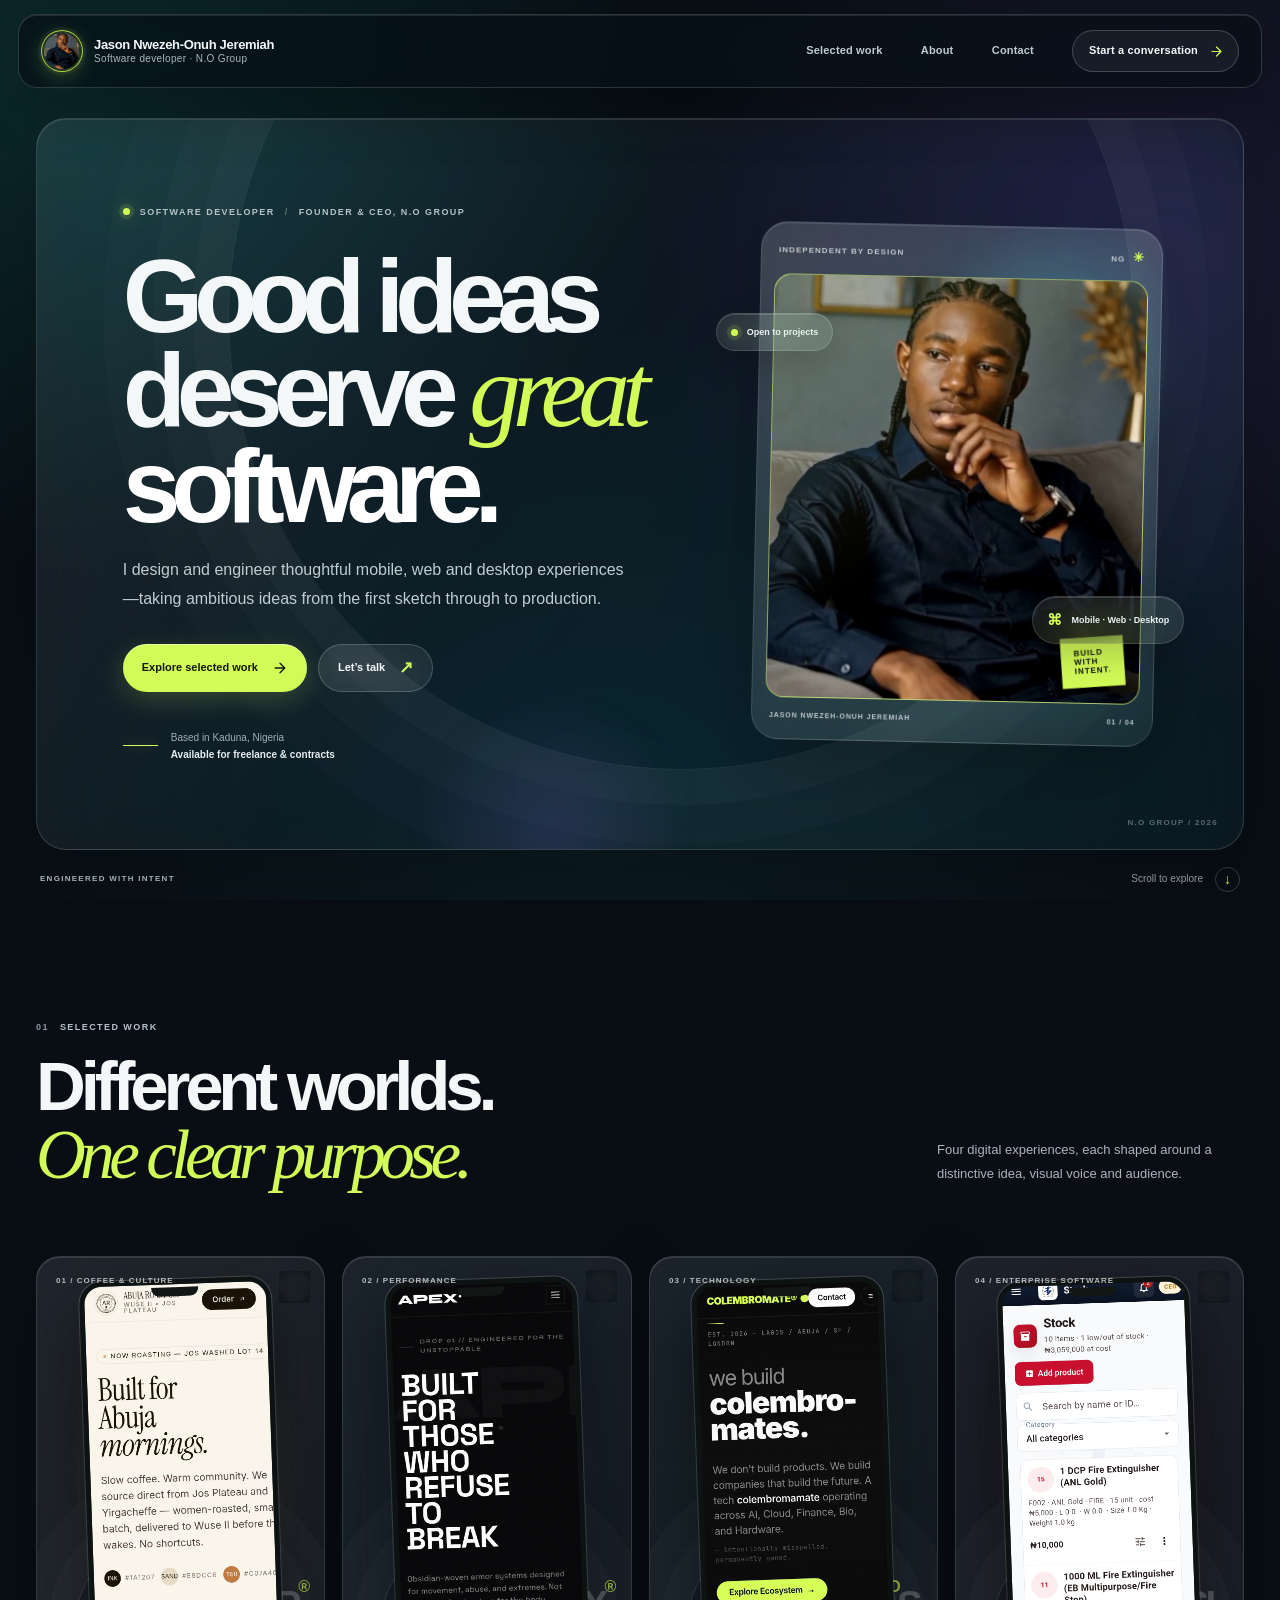
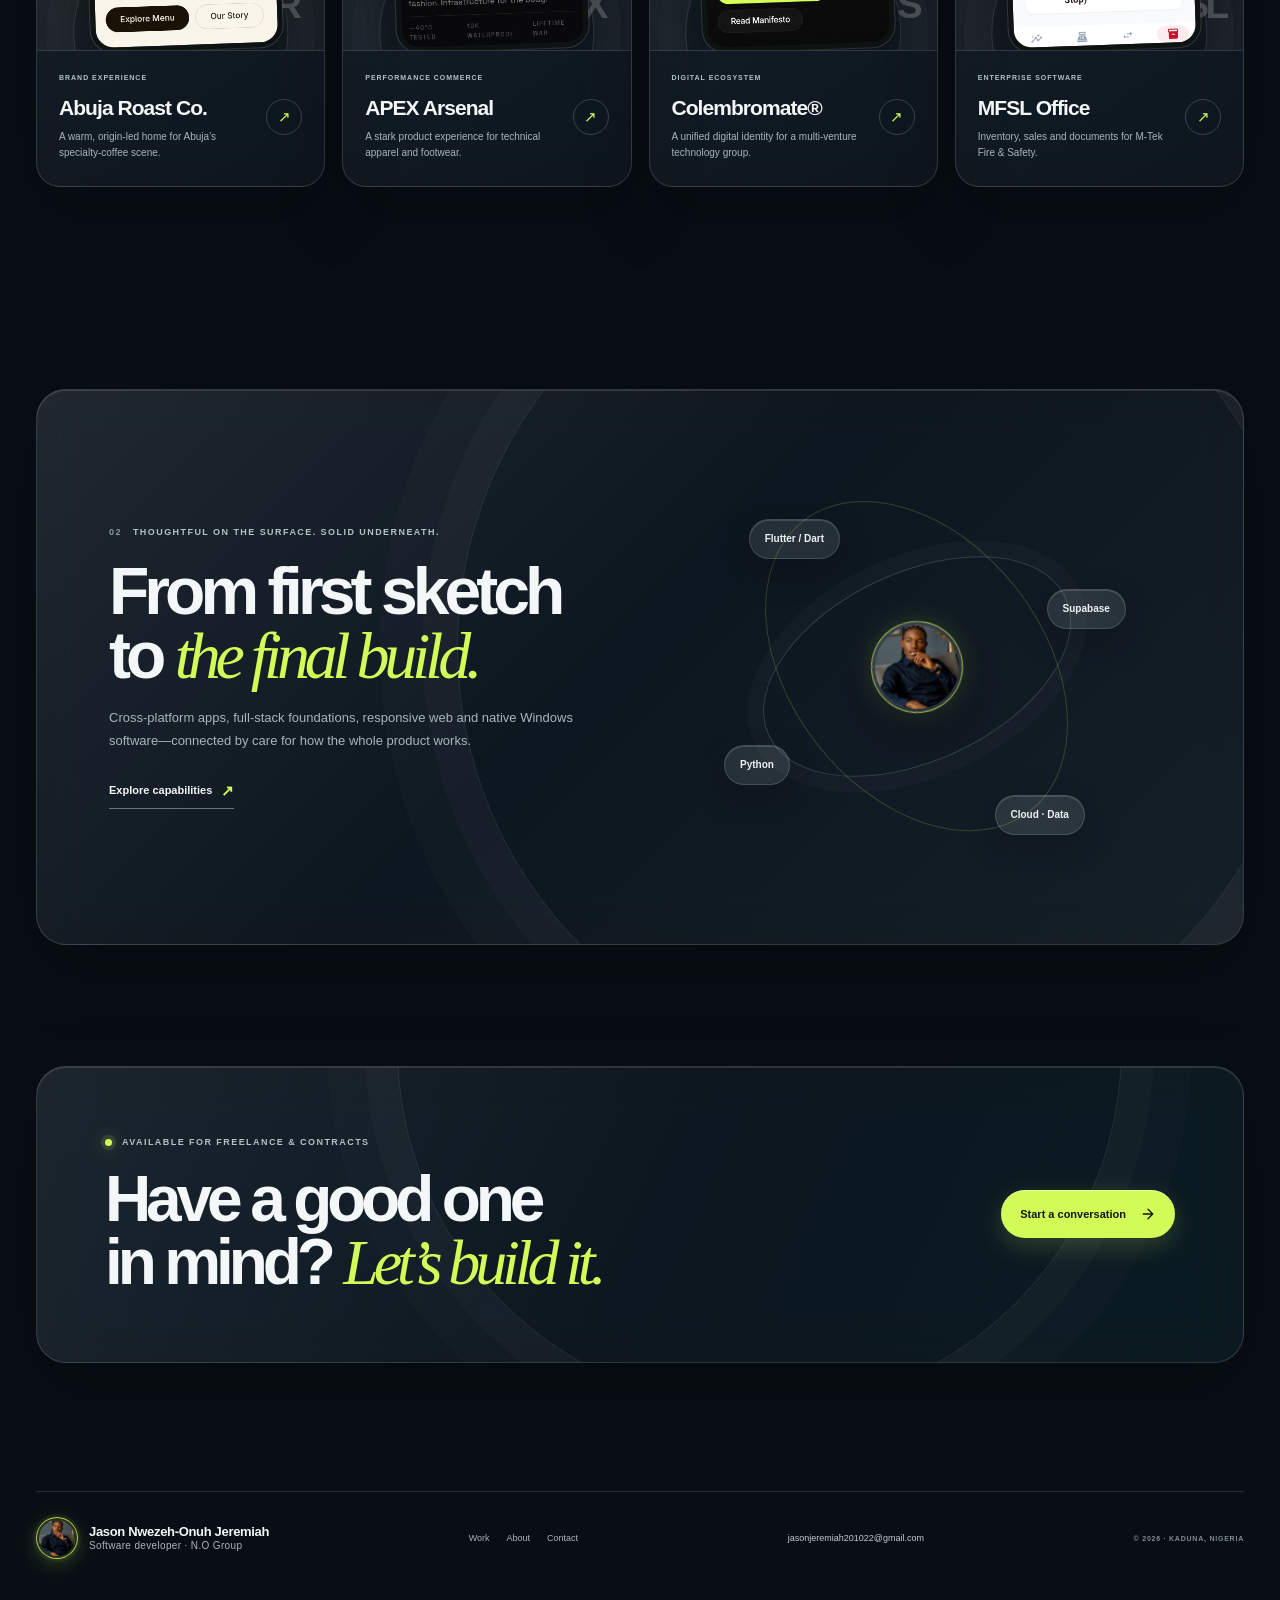
<file: index.html>
<!doctype html>
<html lang="en">
  <head>
    <meta charset="utf-8" />
    <meta name="viewport" content="width=device-width, initial-scale=1" />
    <meta name="theme-color" content="#091016" />
    <meta name="description" content="Jason Nwezeh-Onuh Jeremiah is a software developer and founder & CEO of N.O Group, building thoughtful mobile, web and desktop products from Kaduna, Nigeria." />
    <meta property="og:title" content="Jason Nwezeh-Onuh Jeremiah — Software Developer & Product Builder" />
    <meta property="og:description" content="Thoughtful software. Considered from first sketch to production." />
    <meta property="og:type" content="website" />
    <title>Jason Nwezeh-Onuh Jeremiah — Software Developer &amp; Product Builder</title>
    <link rel="icon" type="image/jpeg" href="Profile/Profile_images/1792339590174.jpg" />
    <link rel="stylesheet" href="styles.css" />
    <script src="script.js" defer></script>
  </head>
  <body class="home-page">
    <a class="skip-link" href="#main">Skip to content</a>
    <header class="site-header" id="top">
      <div class="header-inner">
        <a class="brand" href="index.html" aria-label="Jason Nwezeh-Onuh Jeremiah home">
          <span class="brand-mark" aria-hidden="true"><img src="Profile/Profile_images/1792339590174.jpg" alt="" /></span>
          <span class="brand-name"><strong>Jason Nwezeh-Onuh Jeremiah</strong><small>Software developer · N.O Group</small></span>
        </a>
        <nav class="desktop-nav" aria-label="Main navigation">
          <a href="work.html">Selected work</a><a href="about.html">About</a><a href="contact.html">Contact</a>
        </nav>
        <a class="header-cta" href="mailto:jasonjeremiah201022@gmail.com"><span>Start a conversation</span><svg aria-hidden="true" viewBox="0 0 20 20" fill="none"><path d="M4 10h11M10 4l6 6-6 6" stroke="currentColor" stroke-width="1.6" stroke-linecap="round" stroke-linejoin="round" /></svg></a>
        <button class="menu-toggle" type="button" aria-label="Open navigation menu" aria-expanded="false" aria-controls="mobile-nav"><span></span><span></span></button>
      </div>
      <nav class="mobile-nav" id="mobile-nav" aria-label="Mobile navigation" hidden>
        <a href="work.html">Selected work <span>01</span></a><a href="about.html">About <span>02</span></a><a href="contact.html">Contact <span>03</span></a>
      </nav>
    </header>

    <main id="main">
      <section class="home-hero page-width" aria-labelledby="hero-title">
        <div class="hero-shell glass-panel">
          <div class="hero-copy">
            <p class="eyebrow"><span class="availability-dot"></span> SOFTWARE DEVELOPER <span class="eyebrow-divider">/</span> FOUNDER &amp; CEO, N.O GROUP</p>
            <h1 id="hero-title">Good ideas<br />deserve <em>great</em><br /><span>software.</span></h1>
            <p class="hero-description">I design and engineer thoughtful mobile, web and desktop experiences—taking ambitious ideas from the first sketch through to production.</p>
            <div class="hero-actions">
              <a class="button button-lime" href="work.html">Explore selected work <svg aria-hidden="true" viewBox="0 0 20 20" fill="none"><path d="M4 10h11M10 4l6 6-6 6" stroke="currentColor" stroke-width="1.6" stroke-linecap="round" stroke-linejoin="round" /></svg></a>
              <a class="button button-glass" href="contact.html">Let’s talk <span aria-hidden="true">↗</span></a>
            </div>
            <div class="hero-footnote"><span class="footnote-rule" aria-hidden="true"></span><span>Based in Kaduna, Nigeria<br /><strong>Available for freelance &amp; contracts</strong></span></div>
          </div>
          <div class="hero-visual">
            <div class="portrait-frost glass-panel">
              <div class="portrait-topline"><span>INDEPENDENT BY DESIGN</span><span>NG <i>✳</i></span></div>
              <div class="portrait-frame"><img src="Profile/Profile_images/1792339590174.jpg" alt="Jason Nwezeh-Onuh Jeremiah" fetchpriority="high" /><div class="portrait-stamp" aria-hidden="true"><span>BUILD</span><span>WITH</span><span>INTENT<span>.</span></span></div></div>
              <div class="portrait-bottomline"><span>JASON NWEZEH-ONUH JEREMIAH</span><span>01 / 04</span></div>
            </div>
            <div class="float-chip float-chip-top glass-chip"><span class="availability-dot"></span> Open to projects</div>
            <div class="float-chip float-chip-bottom glass-chip"><span class="chip-glyph">⌘</span> Mobile · Web · Desktop</div>
          </div>
          <div class="hero-orb hero-orb-a" aria-hidden="true"></div><div class="hero-orb hero-orb-b" aria-hidden="true"></div>
          <span class="hero-shell-index" aria-hidden="true">N.O GROUP / 2026</span>
        </div>
        <div class="hero-underbar"><span class="eyebrow">ENGINEERED WITH INTENT</span><a href="#selected-work">Scroll to explore <span aria-hidden="true">↓</span></a></div>
      </section>

      <section class="home-work section-space page-width" id="selected-work" aria-labelledby="home-work-title">
        <div class="section-heading reveal">
          <div><p class="eyebrow"><span class="section-number">01</span> SELECTED WORK</p><h2 id="home-work-title">Different worlds.<br /><em>One clear purpose.</em></h2></div>
          <p class="section-intro">Four digital experiences, each shaped around a distinctive idea, visual voice and audience.</p>
        </div>
        <div class="home-project-grid">
          <article class="home-project glass-card reveal">
            <a class="home-project-art art-roast" href="projects/abuja-roast.html" aria-label="View the Abuja Roast Co. project">
              <span class="art-index">01 / COFFEE &amp; CULTURE</span><span class="art-glow" aria-hidden="true"></span>
              <span class="home-device"><img src="Abuja_Roast_Co/Screenshot_20261018-123727.jpg" alt="Abuja Roast Co. mobile homepage preview" loading="lazy" /></span>
              <span class="art-mark">AR<span>®</span></span><span class="art-open" aria-hidden="true">↗</span>
            </a>
            <div class="home-project-copy"><div><p class="eyebrow">BRAND EXPERIENCE</p><h3>Abuja Roast Co.</h3><p>A warm, origin-led home for Abuja’s specialty-coffee scene.</p></div><a class="card-arrow" href="projects/abuja-roast.html" aria-label="Open Abuja Roast Co. case study">↗</a></div>
          </article>
          <article class="home-project glass-card reveal">
            <a class="home-project-art art-apex" href="projects/apex.html" aria-label="View the APEX Arsenal project">
              <span class="art-index">02 / PERFORMANCE</span><span class="art-glow" aria-hidden="true"></span>
              <span class="home-device"><img src="Apex/Screenshot_20261018-123317.jpg" alt="APEX performance apparel mobile homepage preview" loading="lazy" /></span>
              <span class="art-mark">APEX<span>®</span></span><span class="art-open" aria-hidden="true">↗</span>
            </a>
            <div class="home-project-copy"><div><p class="eyebrow">PERFORMANCE COMMERCE</p><h3>APEX Arsenal</h3><p>A stark product experience for technical apparel and footwear.</p></div><a class="card-arrow" href="projects/apex.html" aria-label="Open APEX Arsenal case study">↗</a></div>
          </article>
          <article class="home-project glass-card reveal">
            <a class="home-project-art art-cole" href="projects/colembromate.html" aria-label="View the Colembromate project">
              <span class="art-index">03 / TECHNOLOGY</span><span class="art-glow" aria-hidden="true"></span>
              <span class="home-device"><img src="Colembromamate/Screenshot_20261018-124055.jpg" alt="Colembromate mobile homepage preview" loading="lazy" /></span>
              <span class="art-mark">COLE<span>O</span>S</span><span class="art-open" aria-hidden="true">↗</span>
            </a>
            <div class="home-project-copy"><div><p class="eyebrow">DIGITAL ECOSYSTEM</p><h3>Colembromate®</h3><p>A unified digital identity for a multi-venture technology group.</p></div><a class="card-arrow" href="projects/colembromate.html" aria-label="Open Colembromate case study">↗</a></div>
          </article>
          <article class="home-project glass-card reveal">
            <a class="home-project-art art-mtek" href="projects/mfsl-office.html" aria-label="View the MFSL Office project">
              <span class="art-index">04 / ENTERPRISE SOFTWARE</span><span class="art-glow" aria-hidden="true"></span>
              <span class="home-device"><img src="MFSL/Screenshot_20261018-202607.jpg" alt="MFSL Office stock screen with fire-safety products and stock value" loading="lazy" /></span>
              <span class="art-mark">MFSL</span><span class="art-open" aria-hidden="true">↗</span>
            </a>
            <div class="home-project-copy"><div><p class="eyebrow">ENTERPRISE SOFTWARE</p><h3>MFSL Office</h3><p>Inventory, sales and documents for M-Tek Fire &amp; Safety.</p></div><a class="card-arrow" href="projects/mfsl-office.html" aria-label="Open MFSL Office case study">↗</a></div>
          </article>
        </div>
        <div class="section-action reveal"><a class="button button-glass" href="work.html">View all selected work <svg aria-hidden="true" viewBox="0 0 20 20" fill="none"><path d="M4 10h11M10 4l6 6-6 6" stroke="currentColor" stroke-width="1.6" stroke-linecap="round" stroke-linejoin="round" /></svg></a></div>
      </section>

      <section class="home-capabilities section-space page-width" aria-labelledby="home-cap-title">
        <div class="capability-promo glass-panel reveal">
          <div class="promo-copy"><p class="eyebrow"><span class="section-number">02</span> THOUGHTFUL ON THE SURFACE. SOLID UNDERNEATH.</p><h2 id="home-cap-title">From first sketch<br />to <em>the final build.</em></h2><p>Cross-platform apps, full-stack foundations, responsive web and native Windows software—connected by care for how the whole product works.</p><a class="inline-link" href="about.html">Explore capabilities <span aria-hidden="true">↗</span></a></div>
          <div class="promo-stack" aria-label="Selected technologies"><div class="stack-orbit orbit-one"></div><div class="stack-orbit orbit-two"></div><span class="stack-core" aria-hidden="true"><img src="Profile/Profile_images/1792339590174.jpg" alt="" /></span><span class="stack-chip chip-flutter glass-chip">Flutter / Dart</span><span class="stack-chip chip-supabase glass-chip">Supabase</span><span class="stack-chip chip-python glass-chip">Python</span><span class="stack-chip chip-cloud glass-chip">Cloud · Data</span></div>
        </div>
      </section>

      <section class="home-cta page-width reveal" aria-labelledby="home-cta-title">
        <div class="cta-glass glass-panel"><div><p class="eyebrow"><span class="availability-dot"></span> AVAILABLE FOR FREELANCE &amp; CONTRACTS</p><h2 id="home-cta-title">Have a good one<br />in mind? <em>Let’s build it.</em></h2></div><a class="button button-lime" href="contact.html">Start a conversation <svg aria-hidden="true" viewBox="0 0 20 20" fill="none"><path d="M4 10h11M10 4l6 6-6 6" stroke="currentColor" stroke-width="1.6" stroke-linecap="round" stroke-linejoin="round" /></svg></a></div>
      </section>
    </main>

    <footer class="site-footer"><div class="footer-inner page-width"><a class="brand" href="index.html" aria-label="Jason Nwezeh-Onuh Jeremiah home"><span class="brand-mark" aria-hidden="true"><img src="Profile/Profile_images/1792339590174.jpg" alt="" /></span><span class="brand-name"><strong>Jason Nwezeh-Onuh Jeremiah</strong><small>Software developer · N.O Group</small></span></a><div class="footer-nav"><a href="work.html">Work</a><a href="about.html">About</a><a href="contact.html">Contact</a></div><a class="footer-email" href="mailto:jasonjeremiah201022@gmail.com">jasonjeremiah201022@gmail.com</a><span class="footer-legal">© <span data-current-year>2026</span> · KADUNA, NIGERIA</span></div></footer>
  </body>
</html>
</file>
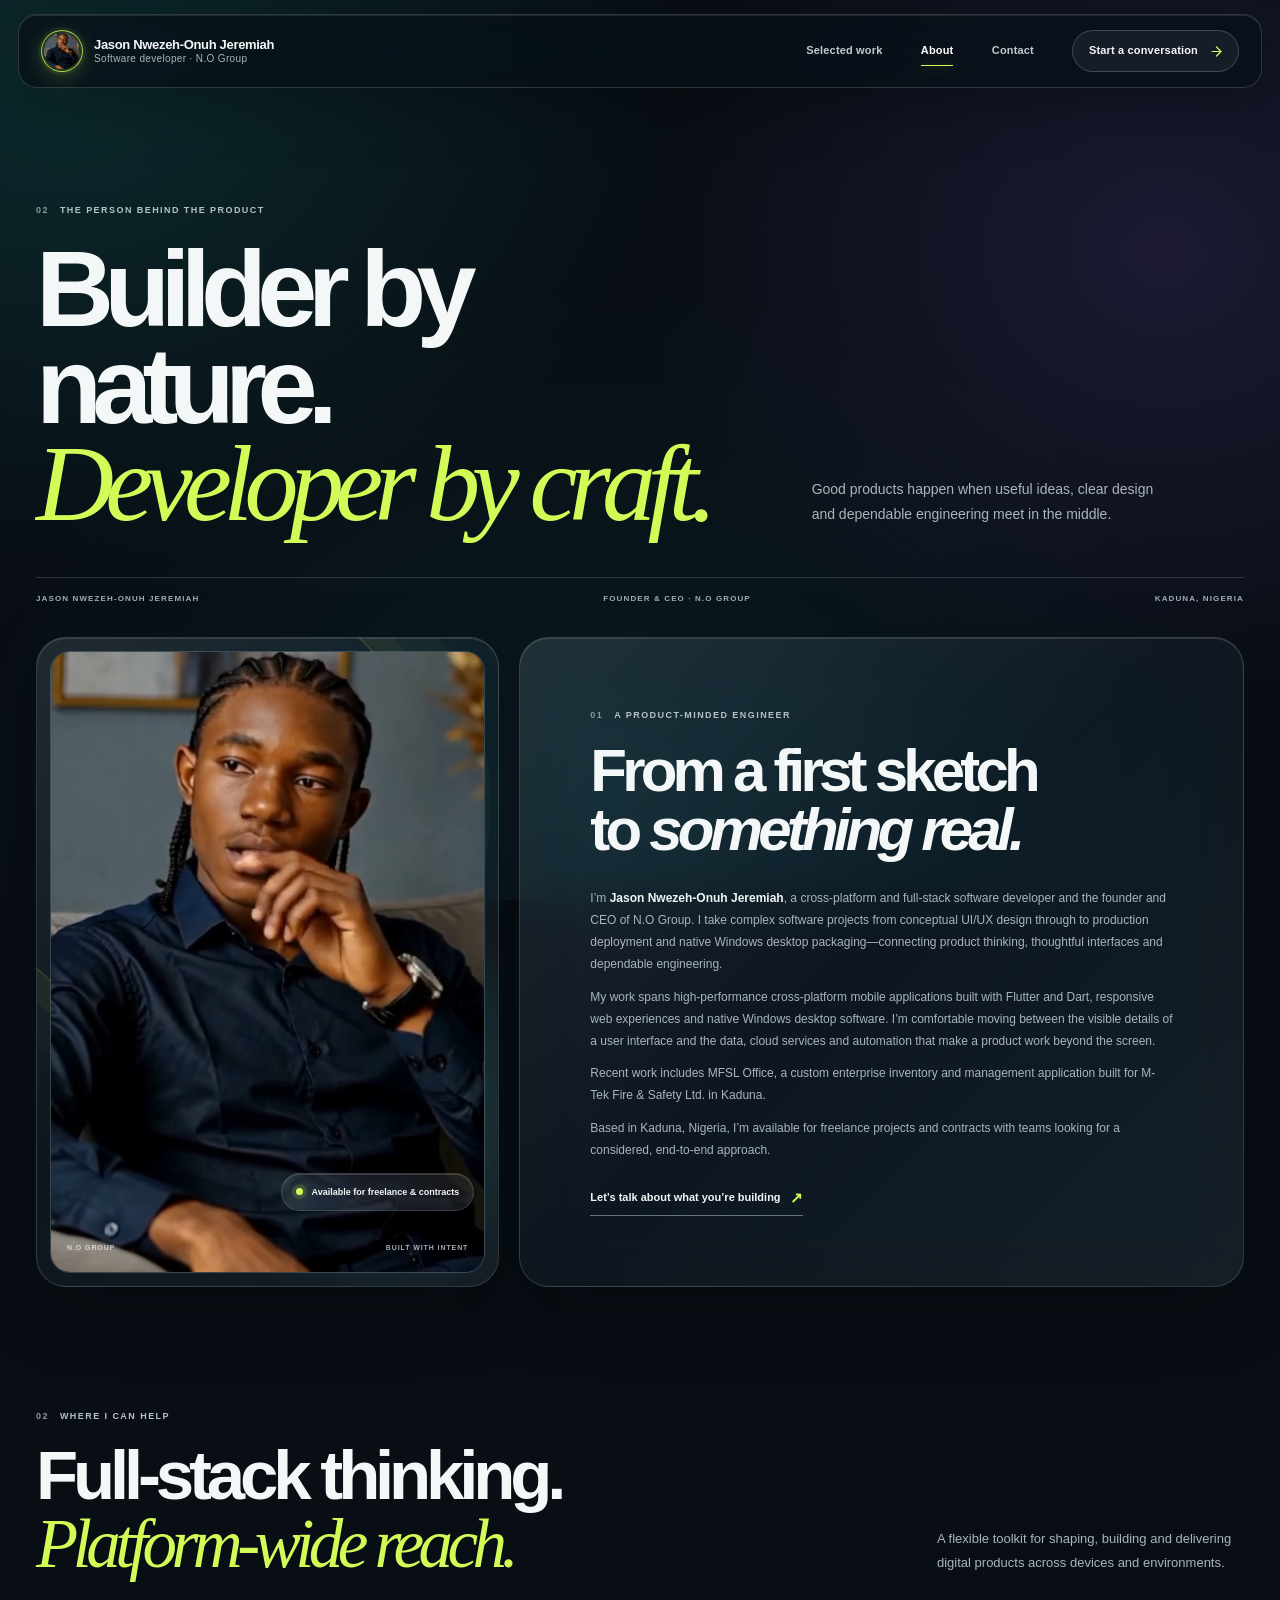
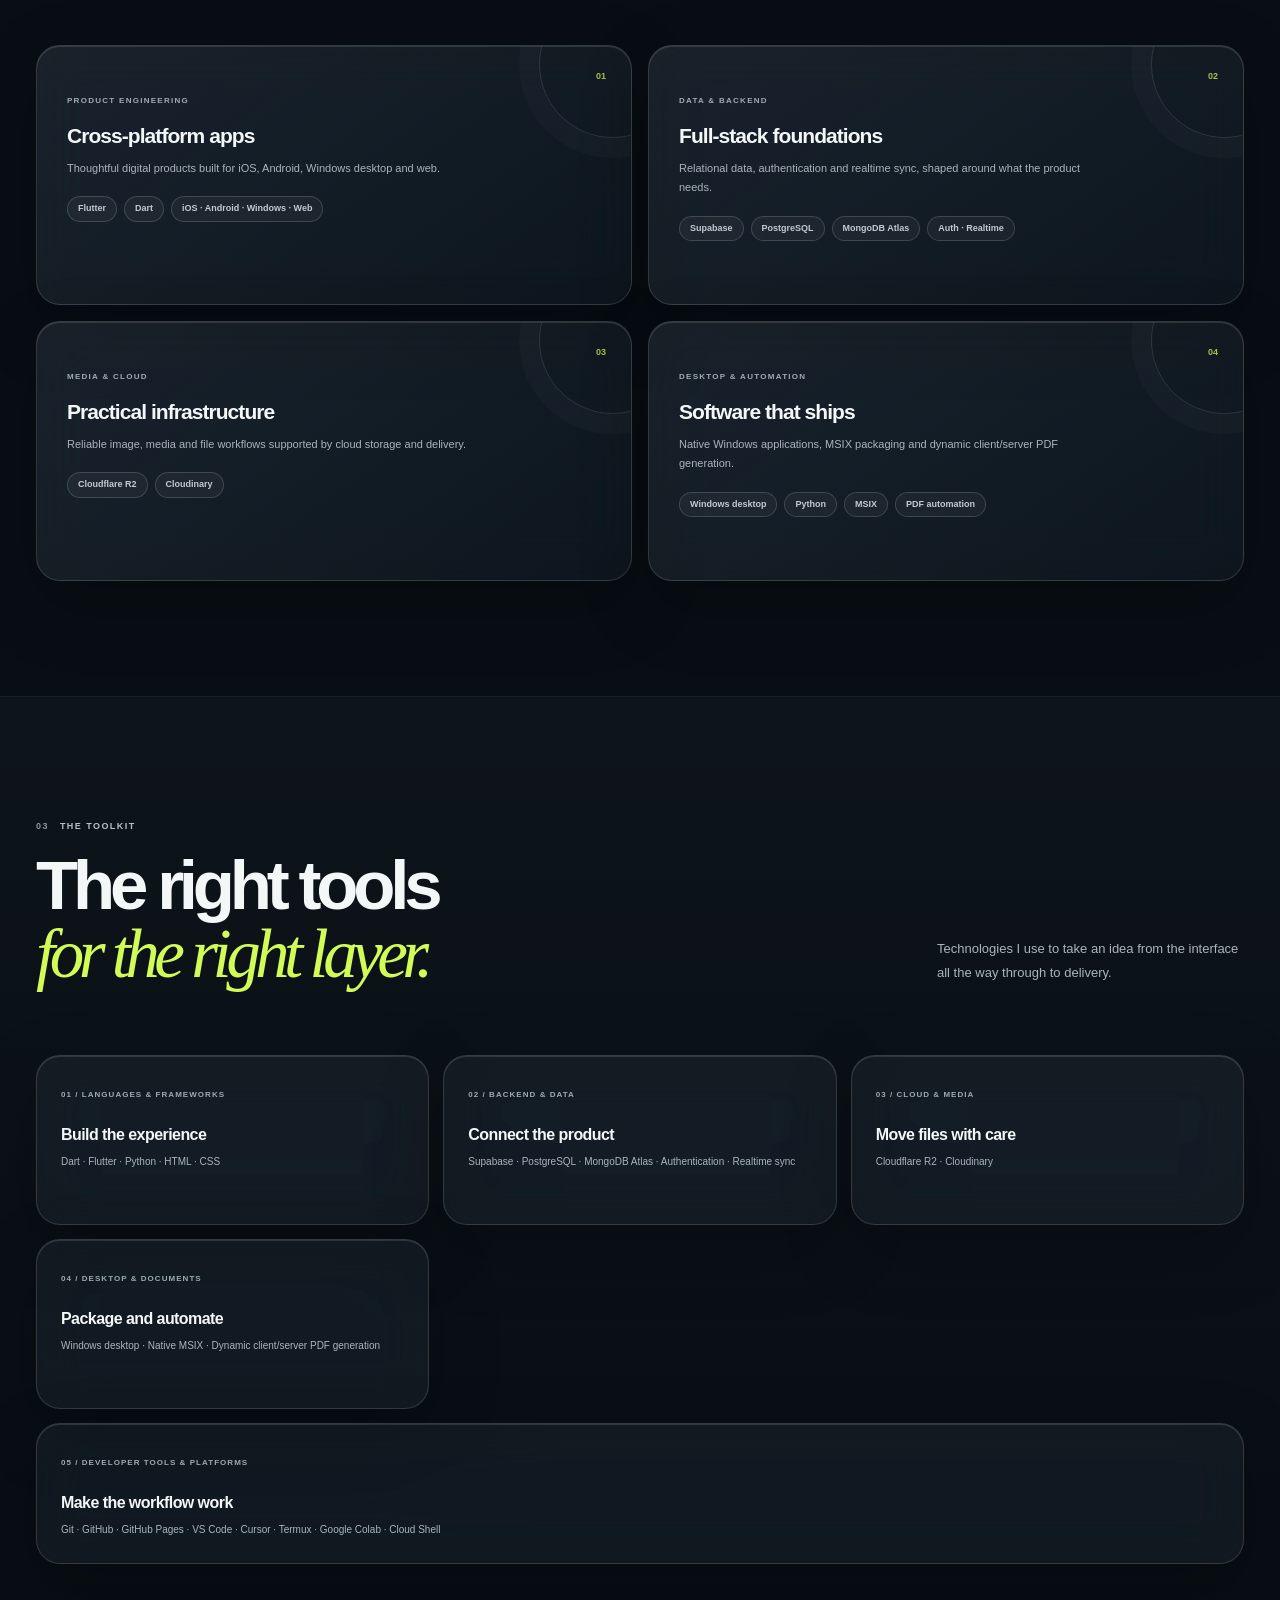
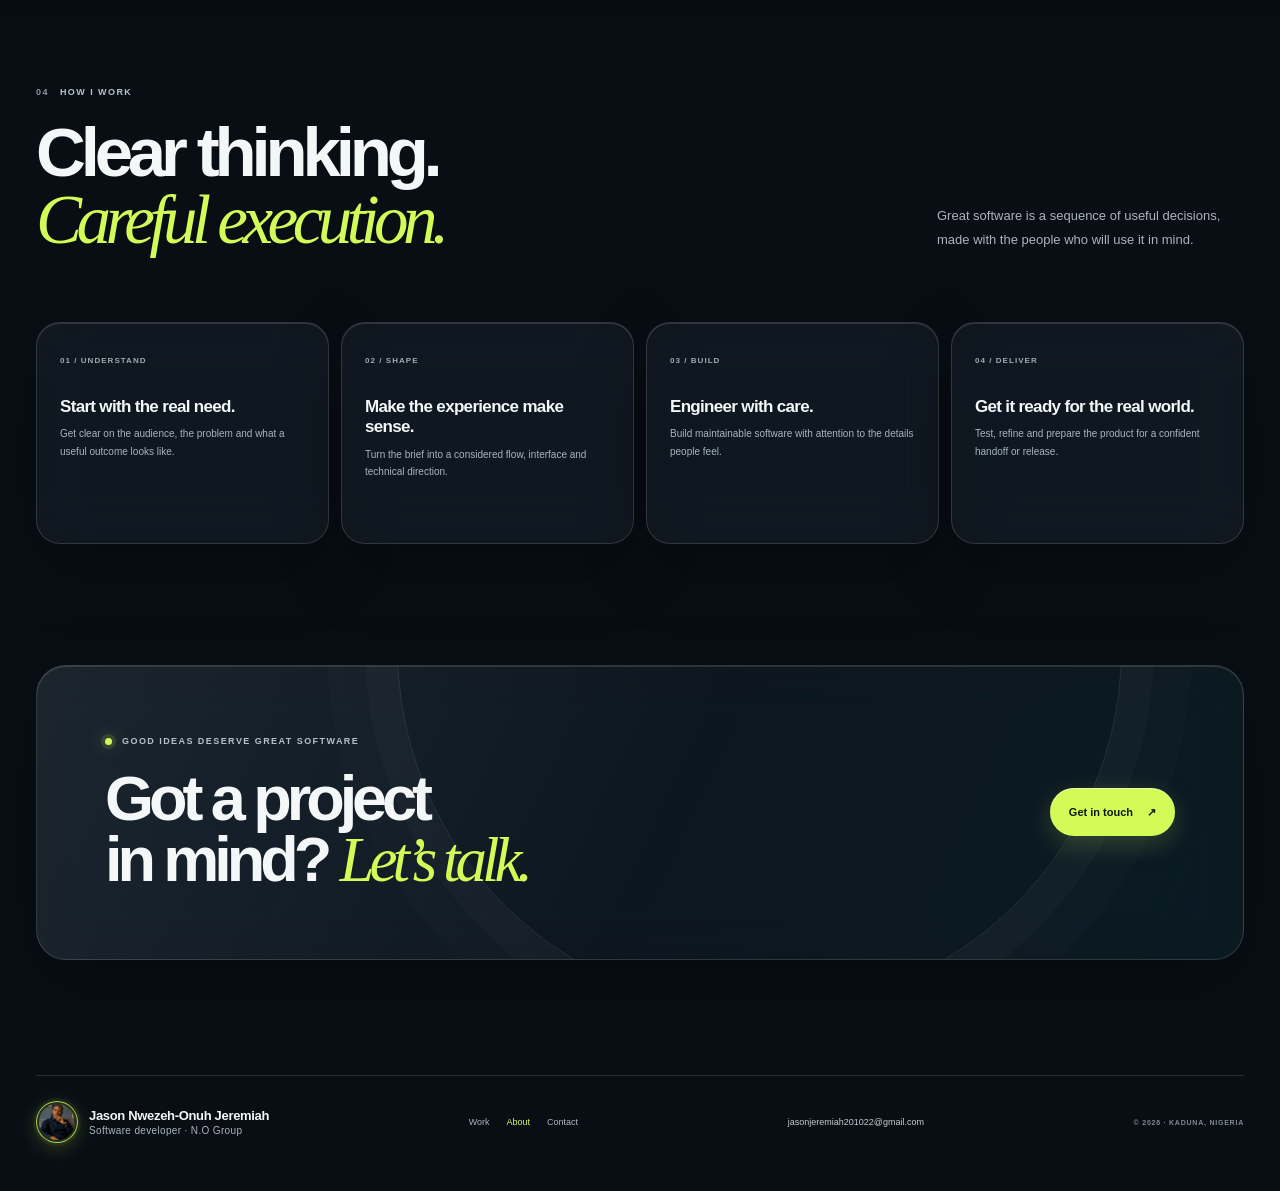
<file: about.html>
<!doctype html>
<html lang="en">
  <head>
    <meta charset="utf-8" />
    <meta name="viewport" content="width=device-width, initial-scale=1" />
    <meta name="theme-color" content="#091016" />
    <meta name="description" content="Meet Jason Nwezeh-Onuh Jeremiah, Kaduna-based cross-platform and full-stack software developer and founder & CEO of N.O Group. Explore his product, desktop and enterprise software capabilities." />
    <title>About Jason Nwezeh-Onuh Jeremiah — Software Developer &amp; Product Builder</title>
    <link rel="icon" type="image/jpeg" href="Profile/Profile_images/1792339590174.jpg" />
    <link rel="stylesheet" href="styles.css" />
    <script src="script.js" defer></script>
  </head>
  <body class="about-page">
    <a class="skip-link" href="#main">Skip to content</a>
    <header class="site-header" id="top">
      <div class="header-inner"><a class="brand" href="index.html" aria-label="Jason Nwezeh-Onuh Jeremiah home"><span class="brand-mark" aria-hidden="true"><img src="Profile/Profile_images/1792339590174.jpg" alt="" /></span><span class="brand-name"><strong>Jason Nwezeh-Onuh Jeremiah</strong><small>Software developer · N.O Group</small></span></a><nav class="desktop-nav" aria-label="Main navigation"><a href="work.html">Selected work</a><a href="about.html" aria-current="page">About</a><a href="contact.html">Contact</a></nav><a class="header-cta" href="contact.html"><span>Start a conversation</span><svg aria-hidden="true" viewBox="0 0 20 20" fill="none"><path d="M4 10h11M10 4l6 6-6 6" stroke="currentColor" stroke-width="1.6" stroke-linecap="round" stroke-linejoin="round" /></svg></a><button class="menu-toggle" type="button" aria-label="Open navigation menu" aria-expanded="false" aria-controls="mobile-nav"><span></span><span></span></button></div>
      <nav class="mobile-nav" id="mobile-nav" aria-label="Mobile navigation" hidden><a href="work.html">Selected work <span>01</span></a><a href="about.html" aria-current="page">About <span>02</span></a><a href="contact.html">Contact <span>03</span></a></nav>
    </header>

    <main id="main">
      <section class="page-intro page-width" aria-labelledby="page-title"><p class="eyebrow reveal"><span class="section-number">02</span> THE PERSON BEHIND THE PRODUCT</p><div class="page-intro-row reveal"><h1 id="page-title">Builder by nature.<br /><em>Developer by craft.</em></h1><p>Good products happen when useful ideas, clear design and dependable engineering meet in the middle.</p></div><div class="intro-meta"><span>JASON NWEZEH-ONUH JEREMIAH</span><span>FOUNDER &amp; CEO · N.O GROUP</span><span>KADUNA, NIGERIA</span></div></section>

      <section class="about-story page-width" aria-label="About Jason">
        <div class="about-portrait glass-panel reveal"><div class="about-photo-glow" aria-hidden="true"></div><img src="Profile/Profile_images/1792339590174.jpg" alt="Portrait of Jason Nwezeh-Onuh Jeremiah" loading="lazy" /><div class="about-photo-label glass-chip"><span class="availability-dot"></span> Available for freelance &amp; contracts</div><div class="portrait-bottomline"><span>N.O GROUP</span><span>BUILT WITH INTENT</span></div></div>
        <div class="about-story-copy glass-panel reveal"><p class="eyebrow"><span class="section-number">01</span> A PRODUCT-MINDED ENGINEER</p><h2>From a first sketch<br />to <em>something real.</em></h2><p>I’m <strong>Jason Nwezeh-Onuh Jeremiah</strong>, a cross-platform and full-stack software developer and the founder and CEO of N.O Group. I take complex software projects from conceptual UI/UX design through to production deployment and native Windows desktop packaging—connecting product thinking, thoughtful interfaces and dependable engineering.</p><p>My work spans high-performance cross-platform mobile applications built with Flutter and Dart, responsive web experiences and native Windows desktop software. I’m comfortable moving between the visible details of a user interface and the data, cloud services and automation that make a product work beyond the screen.</p><p>Recent work includes MFSL Office, a custom enterprise inventory and management application built for M-Tek Fire &amp; Safety Ltd. in Kaduna.</p><p>Based in Kaduna, Nigeria, I’m available for freelance projects and contracts with teams looking for a considered, end-to-end approach.</p><a class="inline-link" href="contact.html">Let’s talk about what you’re building <span aria-hidden="true">↗</span></a></div>
      </section>

      <section class="capabilities-page section-space page-width" aria-labelledby="capabilities-title"><div class="section-heading reveal"><div><p class="eyebrow"><span class="section-number">02</span> WHERE I CAN HELP</p><h2 id="capabilities-title">Full-stack thinking.<br /><em>Platform-wide reach.</em></h2></div><p class="section-intro">A flexible toolkit for shaping, building and delivering digital products across devices and environments.</p></div>
        <div class="capability-cards">
          <article class="capability-card glass-card reveal"><span class="capability-icon" aria-hidden="true">01</span><p class="eyebrow">PRODUCT ENGINEERING</p><h3>Cross-platform apps</h3><p>Thoughtful digital products built for iOS, Android, Windows desktop and web.</p><div class="tag-row"><span>Flutter</span><span>Dart</span><span>iOS · Android · Windows · Web</span></div></article>
          <article class="capability-card glass-card reveal"><span class="capability-icon" aria-hidden="true">02</span><p class="eyebrow">DATA &amp; BACKEND</p><h3>Full-stack foundations</h3><p>Relational data, authentication and realtime sync, shaped around what the product needs.</p><div class="tag-row"><span>Supabase</span><span>PostgreSQL</span><span>MongoDB Atlas</span><span>Auth · Realtime</span></div></article>
          <article class="capability-card glass-card reveal"><span class="capability-icon" aria-hidden="true">03</span><p class="eyebrow">MEDIA &amp; CLOUD</p><h3>Practical infrastructure</h3><p>Reliable image, media and file workflows supported by cloud storage and delivery.</p><div class="tag-row"><span>Cloudflare R2</span><span>Cloudinary</span></div></article>
          <article class="capability-card glass-card reveal"><span class="capability-icon" aria-hidden="true">04</span><p class="eyebrow">DESKTOP &amp; AUTOMATION</p><h3>Software that ships</h3><p>Native Windows applications, MSIX packaging and dynamic client/server PDF generation.</p><div class="tag-row"><span>Windows desktop</span><span>Python</span><span>MSIX</span><span>PDF automation</span></div></article>
        </div>
      </section>

      <section class="toolkit-section section-space" aria-labelledby="toolkit-title"><div class="page-width"><div class="section-heading reveal"><div><p class="eyebrow"><span class="section-number">03</span> THE TOOLKIT</p><h2 id="toolkit-title">The right tools<br /><em>for the right layer.</em></h2></div><p class="section-intro">Technologies I use to take an idea from the interface all the way through to delivery.</p></div>
        <div class="toolkit-grid">
          <article class="toolkit-card glass-card reveal"><span>01 / LANGUAGES &amp; FRAMEWORKS</span><h3>Build the experience</h3><p>Dart · Flutter · Python · HTML · CSS</p></article>
          <article class="toolkit-card glass-card reveal"><span>02 / BACKEND &amp; DATA</span><h3>Connect the product</h3><p>Supabase · PostgreSQL · MongoDB Atlas · Authentication · Realtime sync</p></article>
          <article class="toolkit-card glass-card reveal"><span>03 / CLOUD &amp; MEDIA</span><h3>Move files with care</h3><p>Cloudflare R2 · Cloudinary</p></article>
          <article class="toolkit-card glass-card reveal"><span>04 / DESKTOP &amp; DOCUMENTS</span><h3>Package and automate</h3><p>Windows desktop · Native MSIX · Dynamic client/server PDF generation</p></article>
          <article class="toolkit-card toolkit-wide glass-card reveal"><span>05 / DEVELOPER TOOLS &amp; PLATFORMS</span><h3>Make the workflow work</h3><p>Git · GitHub · GitHub Pages · VS Code · Cursor · Termux · Google Colab · Cloud Shell</p></article>
        </div>
      </div></section>

      <section class="approach-section page-width section-space" aria-labelledby="approach-title"><div class="section-heading reveal"><div><p class="eyebrow"><span class="section-number">04</span> HOW I WORK</p><h2 id="approach-title">Clear thinking.<br /><em>Careful execution.</em></h2></div><p class="section-intro">Great software is a sequence of useful decisions, made with the people who will use it in mind.</p></div><div class="approach-grid"><article class="approach-card glass-card reveal"><span>01 / UNDERSTAND</span><h3>Start with the real need.</h3><p>Get clear on the audience, the problem and what a useful outcome looks like.</p></article><article class="approach-card glass-card reveal"><span>02 / SHAPE</span><h3>Make the experience make sense.</h3><p>Turn the brief into a considered flow, interface and technical direction.</p></article><article class="approach-card glass-card reveal"><span>03 / BUILD</span><h3>Engineer with care.</h3><p>Build maintainable software with attention to the details people feel.</p></article><article class="approach-card glass-card reveal"><span>04 / DELIVER</span><h3>Get it ready for the real world.</h3><p>Test, refine and prepare the product for a confident handoff or release.</p></article></div></section>

      <section class="page-cta page-width reveal"><div class="glass-panel page-cta-inner"><div><p class="eyebrow"><span class="availability-dot"></span> GOOD IDEAS DESERVE GREAT SOFTWARE</p><h2>Got a project<br />in mind? <em>Let’s talk.</em></h2></div><a class="button button-lime" href="contact.html">Get in touch <span aria-hidden="true">↗</span></a></div></section>
    </main>

    <footer class="site-footer"><div class="footer-inner page-width"><a class="brand" href="index.html" aria-label="Jason Nwezeh-Onuh Jeremiah home"><span class="brand-mark" aria-hidden="true"><img src="Profile/Profile_images/1792339590174.jpg" alt="" /></span><span class="brand-name"><strong>Jason Nwezeh-Onuh Jeremiah</strong><small>Software developer · N.O Group</small></span></a><div class="footer-nav"><a href="work.html">Work</a><a href="about.html" aria-current="page">About</a><a href="contact.html">Contact</a></div><a class="footer-email" href="mailto:jasonjeremiah201022@gmail.com">jasonjeremiah201022@gmail.com</a><span class="footer-legal">© <span data-current-year>2026</span> · KADUNA, NIGERIA</span></div></footer>
  </body>
</html>
</file>
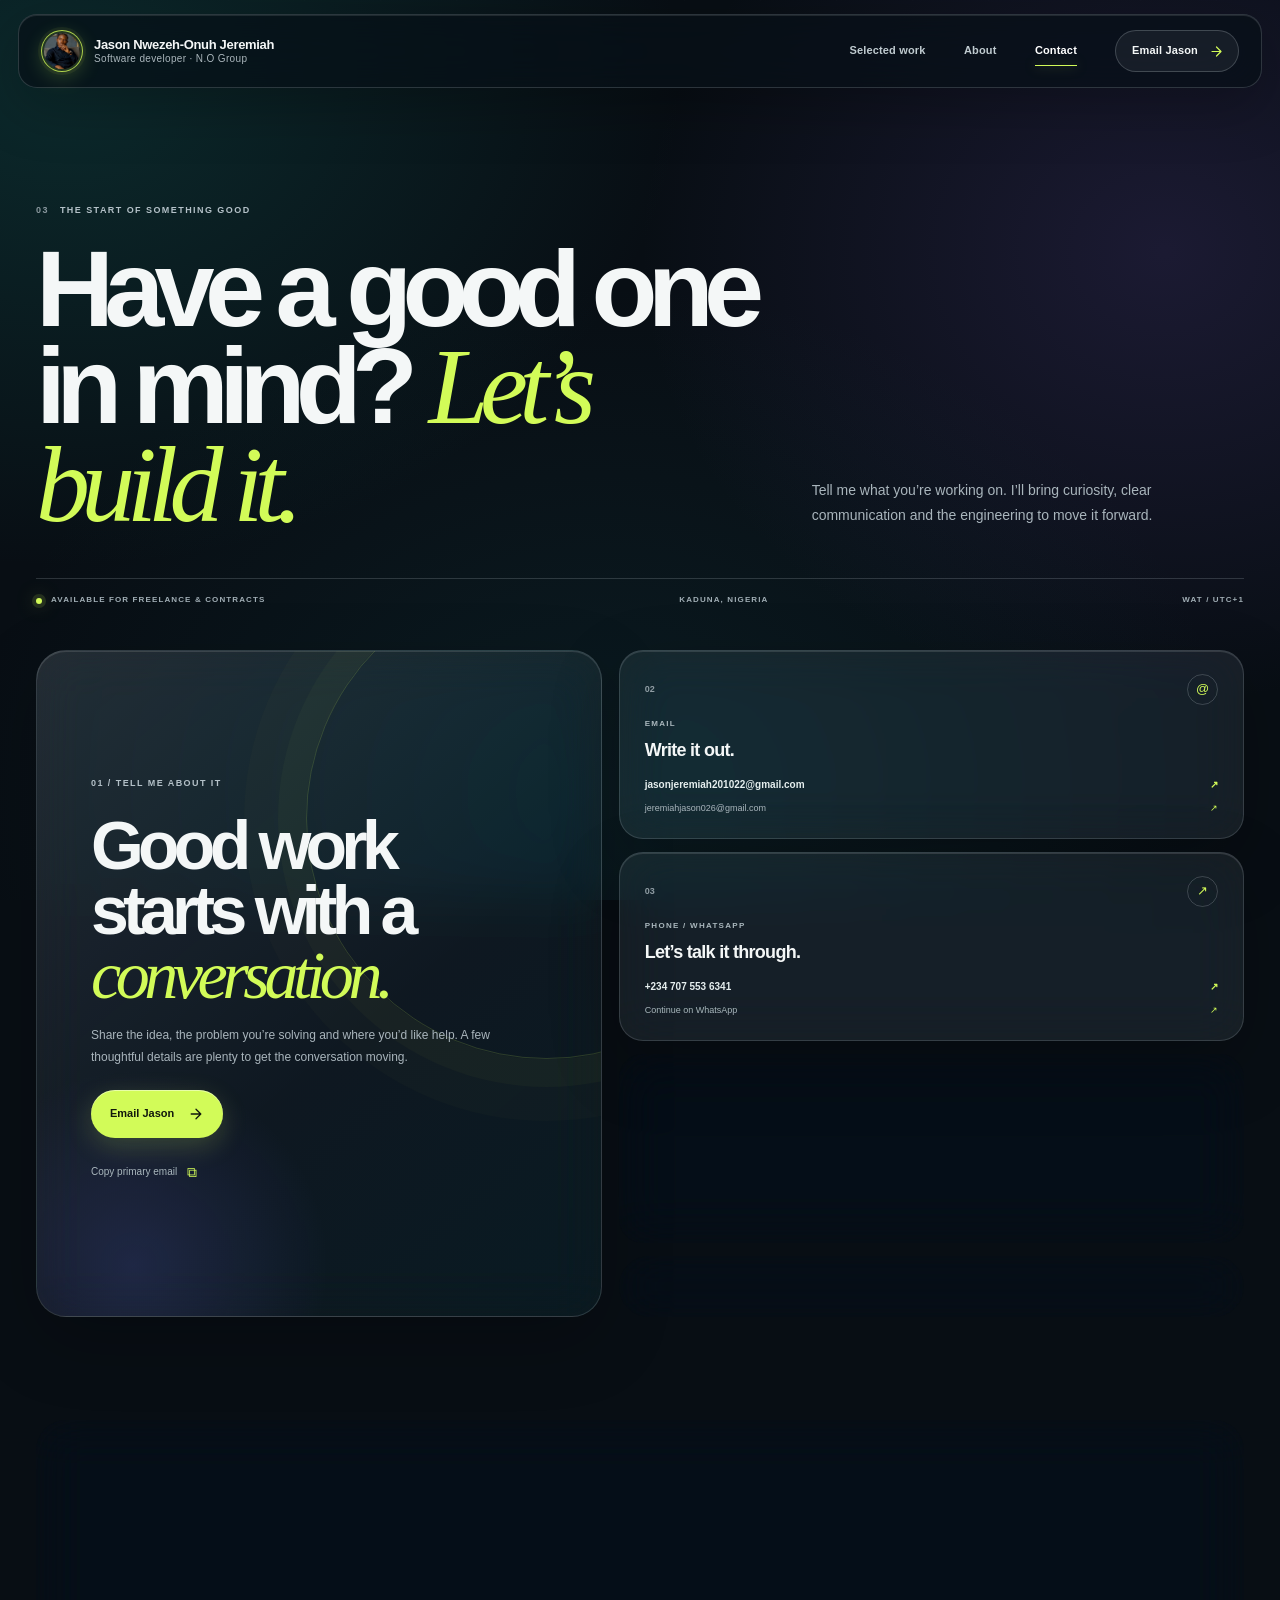
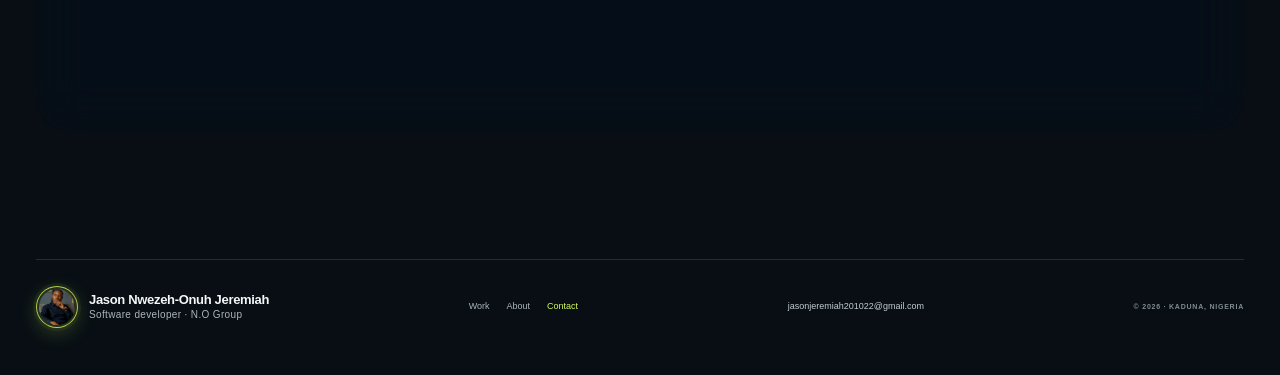
<file: contact.html>
<!doctype html>
<html lang="en">
  <head>
    <meta charset="utf-8" />
    <meta name="viewport" content="width=device-width, initial-scale=1" />
    <meta name="theme-color" content="#091016" />
    <meta name="description" content="Get in touch with Jason Nwezeh-Onuh Jeremiah about freelance software development and contract work. Based in Kaduna, Nigeria; available for projects and reachable on X." />
    <title>Contact Jason Nwezeh-Onuh Jeremiah — Start a Project Conversation</title>
    <link rel="icon" type="image/jpeg" href="Profile/Profile_images/1792339590174.jpg" />
    <link rel="stylesheet" href="styles.css" />
    <script src="script.js" defer></script>
  </head>
  <body class="contact-page">
    <a class="skip-link" href="#main">Skip to content</a>
    <header class="site-header" id="top">
      <div class="header-inner"><a class="brand" href="index.html" aria-label="Jason Nwezeh-Onuh Jeremiah home"><span class="brand-mark" aria-hidden="true"><img src="Profile/Profile_images/1792339590174.jpg" alt="" /></span><span class="brand-name"><strong>Jason Nwezeh-Onuh Jeremiah</strong><small>Software developer · N.O Group</small></span></a><nav class="desktop-nav" aria-label="Main navigation"><a href="work.html">Selected work</a><a href="about.html">About</a><a href="contact.html" aria-current="page">Contact</a></nav><a class="header-cta" href="mailto:jasonjeremiah201022@gmail.com"><span>Email Jason</span><svg aria-hidden="true" viewBox="0 0 20 20" fill="none"><path d="M4 10h11M10 4l6 6-6 6" stroke="currentColor" stroke-width="1.6" stroke-linecap="round" stroke-linejoin="round" /></svg></a><button class="menu-toggle" type="button" aria-label="Open navigation menu" aria-expanded="false" aria-controls="mobile-nav"><span></span><span></span></button></div>
      <nav class="mobile-nav" id="mobile-nav" aria-label="Mobile navigation" hidden><a href="work.html">Selected work <span>01</span></a><a href="about.html">About <span>02</span></a><a href="contact.html" aria-current="page">Contact <span>03</span></a></nav>
    </header>

    <main id="main">
      <section class="page-intro page-width" aria-labelledby="page-title"><p class="eyebrow reveal"><span class="section-number">03</span> THE START OF SOMETHING GOOD</p><div class="page-intro-row reveal"><h1 id="page-title">Have a good one<br />in mind? <em>Let’s build it.</em></h1><p>Tell me what you’re working on. I’ll bring curiosity, clear communication and the engineering to move it forward.</p></div><div class="intro-meta"><span><i class="availability-dot"></i> AVAILABLE FOR FREELANCE &amp; CONTRACTS</span><span>KADUNA, NIGERIA</span><span>WAT / UTC+1</span></div></section>

      <section class="contact-main page-width" aria-label="Contact Jason">
        <div class="contact-panel glass-panel reveal"><div class="contact-panel-bg" aria-hidden="true"></div><p class="eyebrow">01 / TELL ME ABOUT IT</p><h2>Good work<br />starts with a<br /><em>conversation.</em></h2><p>Share the idea, the problem you’re solving and where you’d like help. A few thoughtful details are plenty to get the conversation moving.</p><a class="button button-lime" href="mailto:jasonjeremiah201022@gmail.com?subject=Let%E2%80%99s%20talk%20about%20a%20project">Email Jason <svg aria-hidden="true" viewBox="0 0 20 20" fill="none"><path d="M4 10h11M10 4l6 6-6 6" stroke="currentColor" stroke-width="1.6" stroke-linecap="round" stroke-linejoin="round" /></svg></a><button class="copy-email" type="button" data-copy-email="jasonjeremiah201022@gmail.com"><span>Copy primary email</span><span aria-hidden="true">⧉</span></button></div>
        <div class="contact-methods">
          <article class="contact-method glass-card reveal"><div class="method-top"><span class="method-index">02</span><span class="method-icon" aria-hidden="true">@</span></div><p class="eyebrow">EMAIL</p><h3>Write it out.</h3><a href="mailto:jasonjeremiah201022@gmail.com">jasonjeremiah201022@gmail.com <span aria-hidden="true">↗</span></a><a class="secondary-contact" href="mailto:jeremiahjason026@gmail.com">jeremiahjason026@gmail.com <span aria-hidden="true">↗</span></a></article>
          <article class="contact-method glass-card reveal"><div class="method-top"><span class="method-index">03</span><span class="method-icon" aria-hidden="true">↗</span></div><p class="eyebrow">PHONE / WHATSAPP</p><h3>Let’s talk it through.</h3><a href="tel:+2347075536341">+234 707 553 6341 <span aria-hidden="true">↗</span></a><a class="secondary-contact" href="https://wa.me/2347075536341" target="_blank" rel="noreferrer">Continue on WhatsApp <span aria-hidden="true">↗</span></a></article>
          <article class="contact-method glass-card reveal"><div class="method-top"><span class="method-index">04</span><span class="method-icon" aria-hidden="true">X</span></div><p class="eyebrow">X / TWITTER</p><h3>Follow the work.</h3><a href="https://x.com/Jasonnojeremiah" target="_blank" rel="noreferrer">@Jasonnojeremiah <span aria-hidden="true">↗</span></a></article>
          <div class="availability-card glass-chip reveal"><span class="availability-dot"></span><div><strong>Open to the right project.</strong><span>Freelance engagements &amp; contracts</span></div><span class="availability-arrow" aria-hidden="true">✳</span></div>
        </div>
      </section>

      <section class="contact-notes page-width reveal"><div class="glass-panel contact-notes-inner"><div><p class="eyebrow"><span class="section-number">04</span> A USEFUL FIRST MESSAGE</p><h2>Give me the<br /><em>shape of it.</em></h2></div><div class="message-guidance"><p>To make our first conversation useful, include whatever you already know about:</p><ul><li><span>01</span> What you want to build or improve</li><li><span>02</span> Who it is for and the problem it solves</li><li><span>03</span> Your rough timing and next step</li></ul><p>No polished brief required—just a good place to begin.</p><a class="inline-link" href="work.html">See the selected work first <span aria-hidden="true">↗</span></a></div></div></section>
    </main>

    <footer class="site-footer"><div class="footer-inner page-width"><a class="brand" href="index.html" aria-label="Jason Nwezeh-Onuh Jeremiah home"><span class="brand-mark" aria-hidden="true"><img src="Profile/Profile_images/1792339590174.jpg" alt="" /></span><span class="brand-name"><strong>Jason Nwezeh-Onuh Jeremiah</strong><small>Software developer · N.O Group</small></span></a><div class="footer-nav"><a href="work.html">Work</a><a href="about.html">About</a><a href="contact.html" aria-current="page">Contact</a></div><a class="footer-email" href="mailto:jasonjeremiah201022@gmail.com">jasonjeremiah201022@gmail.com</a><span class="footer-legal">© <span data-current-year>2026</span> · KADUNA, NIGERIA</span></div></footer>
    <div class="sr-only" id="site-announcer" aria-live="polite" aria-atomic="true"></div>
  </body>
</html>
</file>
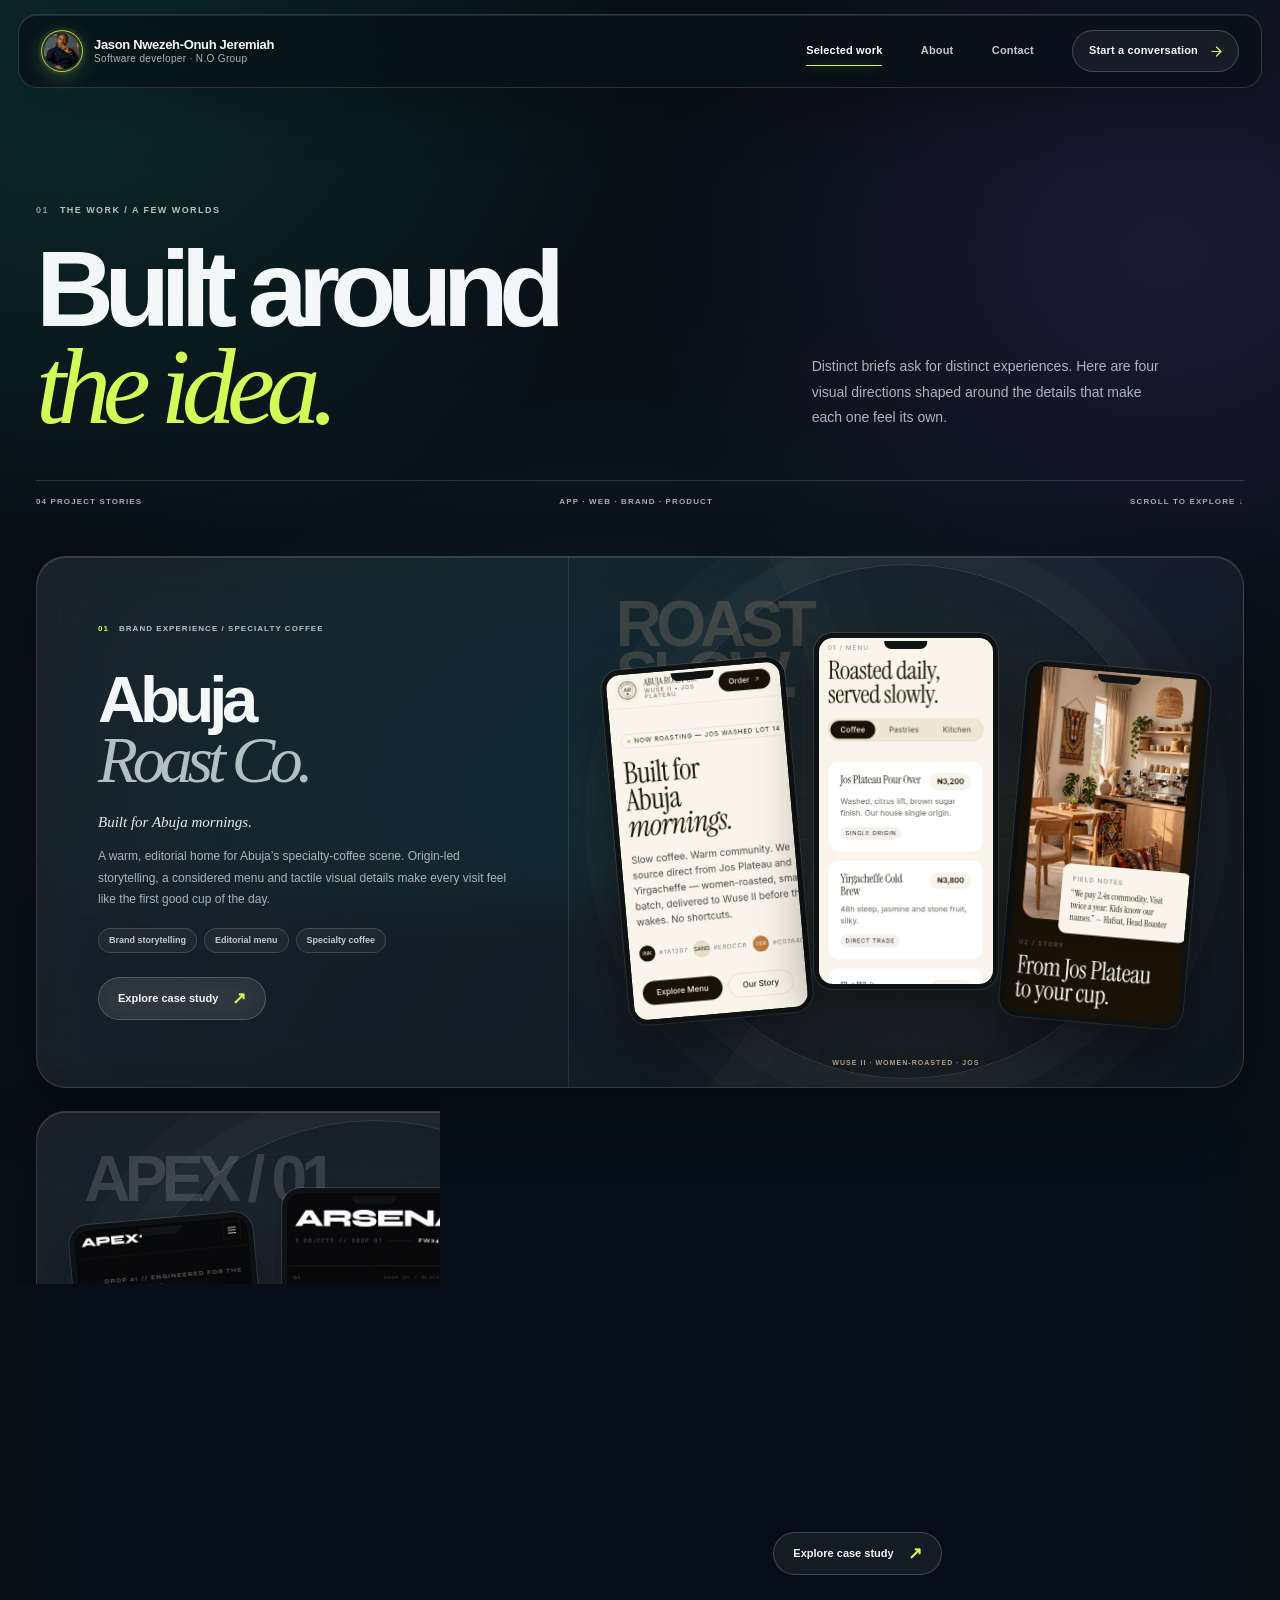
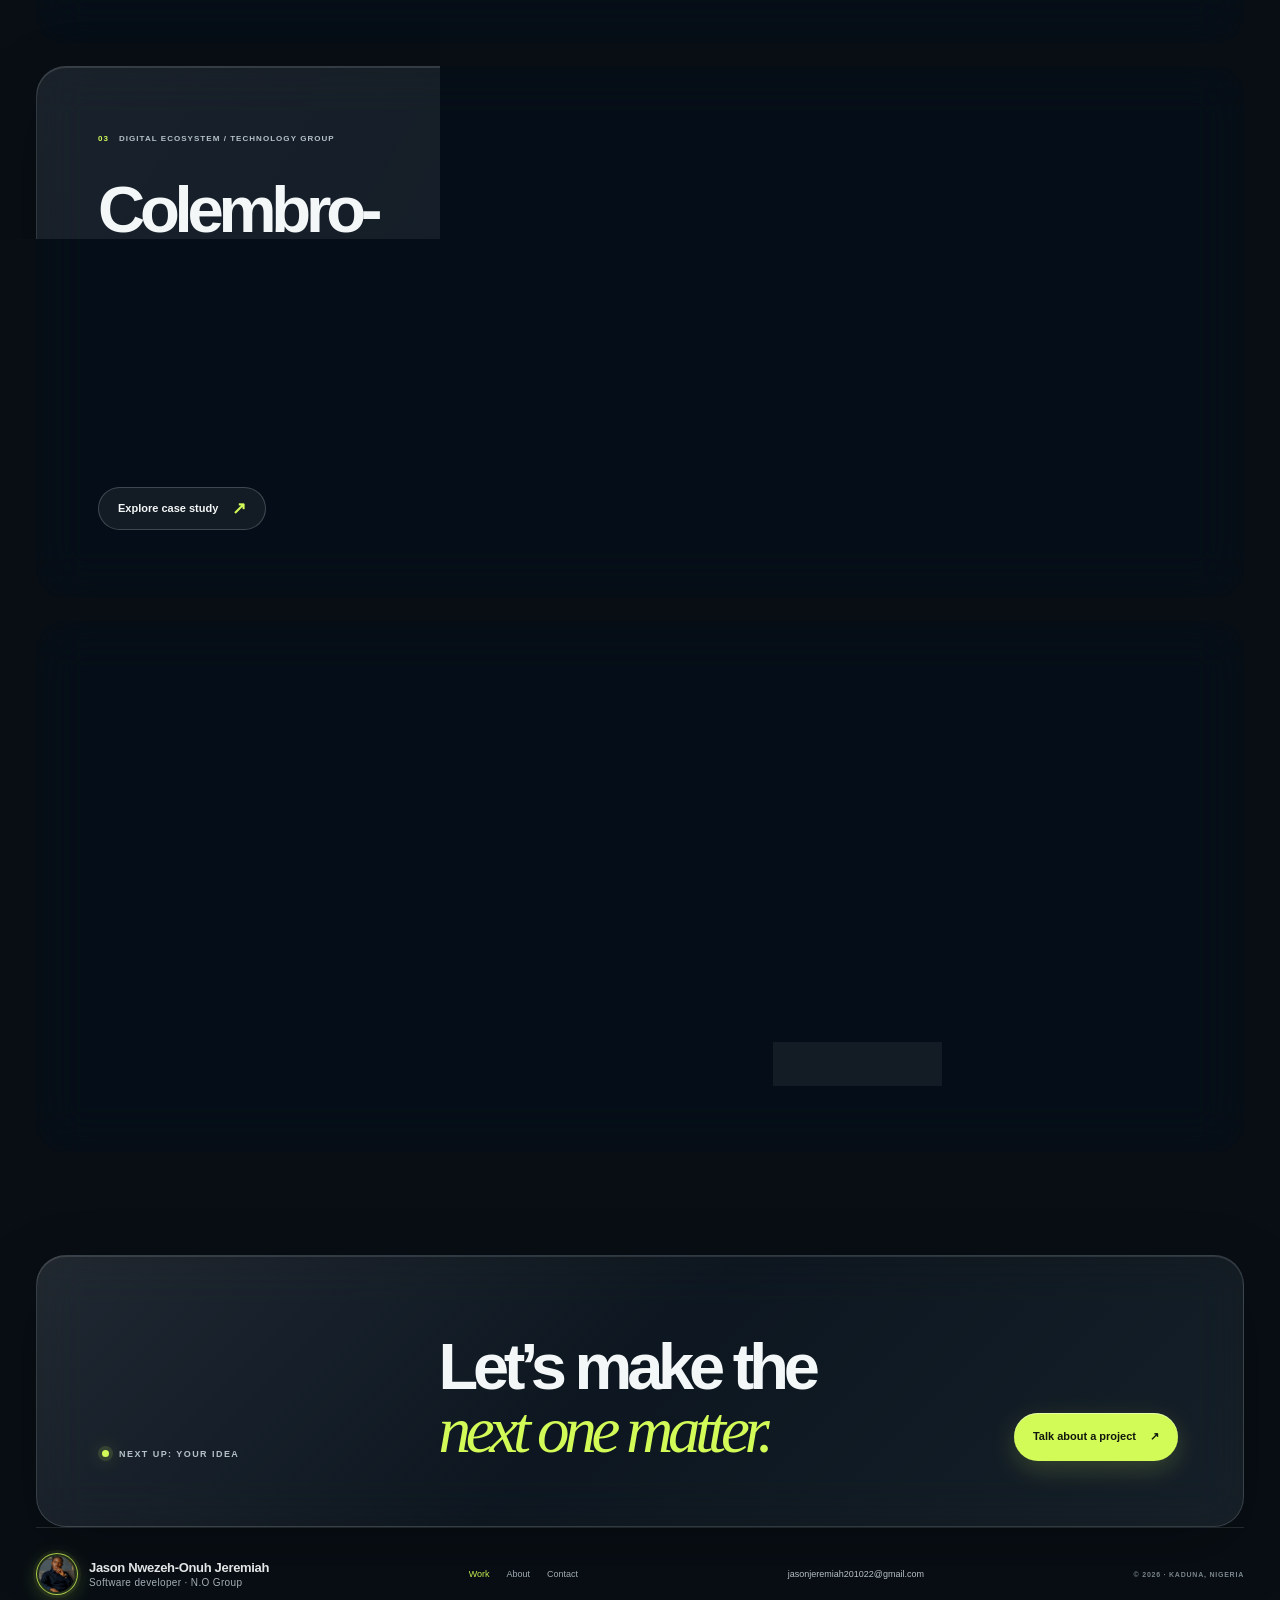
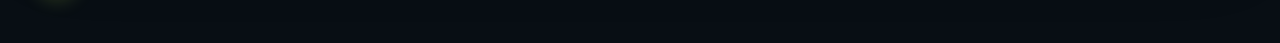
<file: work.html>
<!doctype html>
<html lang="en">
  <head>
    <meta charset="utf-8" />
    <meta name="viewport" content="width=device-width, initial-scale=1" />
    <meta name="theme-color" content="#091016" />
    <meta name="description" content="Explore selected app, web, brand and product experiences by Jason Nwezeh-Onuh Jeremiah, including Abuja Roast Co., APEX Arsenal, Colembromate and MFSL Office." />
    <title>Selected Work — Jason Nwezeh-Onuh Jeremiah</title>
    <link rel="icon" type="image/jpeg" href="Profile/Profile_images/1792339590174.jpg" />
    <link rel="stylesheet" href="styles.css" />
    <script src="script.js" defer></script>
  </head>
  <body class="work-page">
    <a class="skip-link" href="#main">Skip to content</a>
    <header class="site-header" id="top">
      <div class="header-inner">
        <a class="brand" href="index.html" aria-label="Jason Nwezeh-Onuh Jeremiah home"><span class="brand-mark" aria-hidden="true"><img src="Profile/Profile_images/1792339590174.jpg" alt="" /></span><span class="brand-name"><strong>Jason Nwezeh-Onuh Jeremiah</strong><small>Software developer · N.O Group</small></span></a>
        <nav class="desktop-nav" aria-label="Main navigation"><a href="work.html" aria-current="page">Selected work</a><a href="about.html">About</a><a href="contact.html">Contact</a></nav>
        <a class="header-cta" href="contact.html"><span>Start a conversation</span><svg aria-hidden="true" viewBox="0 0 20 20" fill="none"><path d="M4 10h11M10 4l6 6-6 6" stroke="currentColor" stroke-width="1.6" stroke-linecap="round" stroke-linejoin="round" /></svg></a>
        <button class="menu-toggle" type="button" aria-label="Open navigation menu" aria-expanded="false" aria-controls="mobile-nav"><span></span><span></span></button>
      </div>
      <nav class="mobile-nav" id="mobile-nav" aria-label="Mobile navigation" hidden><a href="work.html" aria-current="page">Selected work <span>01</span></a><a href="about.html">About <span>02</span></a><a href="contact.html">Contact <span>03</span></a></nav>
    </header>

    <main id="main">
      <section class="page-intro page-width" aria-labelledby="page-title">
        <p class="eyebrow reveal"><span class="section-number">01</span> THE WORK / A FEW WORLDS</p>
        <div class="page-intro-row reveal"><h1 id="page-title">Built around<br /><em>the idea.</em></h1><p>Distinct briefs ask for distinct experiences. Here are four visual directions shaped around the details that make each one feel its own.</p></div>
        <div class="intro-meta"><span>04 PROJECT STORIES</span><span>APP · WEB · BRAND · PRODUCT</span><span>SCROLL TO EXPLORE ↓</span></div>
      </section>

      <section class="work-list page-width" aria-label="Selected project stories">
        <article class="work-feature glass-panel reveal" id="abuja-roast">
          <div class="work-feature-copy"><p class="eyebrow"><span class="feature-number">01</span> BRAND EXPERIENCE / SPECIALTY COFFEE</p><h2>Abuja<br /><em>Roast Co.</em></h2><p class="work-lede">Built for Abuja mornings.</p><p class="work-description">A warm, editorial home for Abuja’s specialty-coffee scene. Origin-led storytelling, a considered menu and tactile visual details make every visit feel like the first good cup of the day.</p><div class="tag-row"><span>Brand storytelling</span><span>Editorial menu</span><span>Specialty coffee</span></div><a class="button button-glass" href="projects/abuja-roast.html">Explore case study <span aria-hidden="true">↗</span></a></div>
          <div class="work-feature-art work-art-roast"><span class="art-watermark">ROAST<br />SLOW.</span><div class="device-row"><figure class="device device-one"><img src="Abuja_Roast_Co/Screenshot_20261018-123727.jpg" alt="Abuja Roast Co. home page, built around slow mornings in Abuja" loading="lazy" /></figure><figure class="device device-two"><img src="Abuja_Roast_Co/Screenshot_20261018-123833.jpg" alt="Coffee and pastry menu with roast details" loading="lazy" /></figure><figure class="device device-three"><img src="Abuja_Roast_Co/Screenshot_20261018-123932.jpg" alt="Café story page, showing a welcoming interior" loading="lazy" /></figure></div><span class="art-caption">WUSE II · WOMEN-ROASTED · JOS</span></div>
        </article>

        <article class="work-feature glass-panel work-feature-reverse reveal" id="apex-arsenal">
          <div class="work-feature-copy"><p class="eyebrow"><span class="feature-number">02</span> PERFORMANCE COMMERCE / APPAREL &amp; FOOTWEAR</p><h2>APEX<span class="title-mark">®</span><br /><em>Arsenal</em></h2><p class="work-lede">Engineered for the unstoppables.</p><p class="work-description">A high-contrast digital flagship for technical apparel and performance footwear. Campaign-led imagery, considered product details and direct calls to action keep the experience as purposeful as the gear.</p><div class="tag-row"><span>Product storytelling</span><span>Performance wear</span><span>Commerce UX</span></div><a class="button button-glass" href="projects/apex.html">Explore case study <span aria-hidden="true">↗</span></a></div>
          <div class="work-feature-art work-art-apex"><span class="art-watermark">APEX / 01</span><div class="device-row"><figure class="device device-one"><img src="Apex/Screenshot_20261018-123317.jpg" alt="APEX apparel homepage, with its technical performance message" loading="lazy" /></figure><figure class="device device-two"><img src="Apex/Screenshot_20261018-123400.jpg" alt="Obsidian Shell Jacket product page" loading="lazy" /></figure><figure class="device device-three"><img src="Apex/Screenshot_20261018-123504.jpg" alt="Fracture Runner footwear product page" loading="lazy" /></figure></div><span class="art-caption">BUILT FOR FRICTION · TESTED FOR MORE</span></div>
        </article>

        <article class="work-feature glass-panel reveal" id="colembromate">
          <div class="work-feature-copy"><p class="eyebrow"><span class="feature-number">03</span> DIGITAL ECOSYSTEM / TECHNOLOGY GROUP</p><h2>Colembro-<br /><em>mate®</em></h2><p class="work-lede">One group. Many frontiers.</p><p class="work-description">A confident digital identity for a technology group with a wide horizon. The experience brings its AI, bio and hardware ventures into one coherent ecosystem, backed by a clear point of view.</p><div class="tag-row"><span>Technology brand</span><span>Ecosystem design</span><span>Manifesto</span></div><a class="button button-glass" href="projects/colembromate.html">Explore case study <span aria-hidden="true">↗</span></a></div>
          <div class="work-feature-art work-art-cole"><span class="art-watermark cole-mark">C<span>O</span>LE</span><div class="device-row"><figure class="device device-one"><img src="Colembromamate/Screenshot_20261018-124055.jpg" alt="Colembromate home page introducing its group of companies" loading="lazy" /></figure><figure class="device device-two"><img src="Colembromamate/Screenshot_20261018-124122.jpg" alt="Colembromate ecosystem and ventures overview" loading="lazy" /></figure><figure class="device device-three"><img src="Colembromamate/Screenshot_20261018-124344.jpg" alt="Colembromate manifesto page" loading="lazy" /></figure></div><span class="art-caption">AN OPERATING SYSTEM FOR AMBITION</span></div>
        </article>

        <article class="work-feature glass-panel work-feature-reverse reveal" id="mfsl-office">
          <div class="work-feature-copy"><p class="eyebrow"><span class="feature-number">04</span> ENTERPRISE SOFTWARE / FIRE &amp; SAFETY</p><h2>MFSL<br /><em>Office</em></h2><p class="work-lede">The whole operation, in one place.</p><p class="work-description">A custom enterprise inventory and management application for M-Tek Fire &amp; Safety Ltd. Stock, sales, servicing records and documents share one connected workflow—built around the realities of a fire-safety operation.</p><div class="tag-row"><span>Enterprise inventory</span><span>Document automation</span><span>Operations</span></div><a class="button button-glass" href="projects/mfsl-office.html">Explore case study <span aria-hidden="true">↗</span></a></div>
          <div class="work-feature-art work-art-mtek"><span class="art-watermark">MFSL<br />OFFICE.</span><div class="device-row"><figure class="device device-one"><img src="MFSL/Screenshot_20261018-202431.jpg" alt="MFSL Office insights dashboard with revenue for today, this week and this month" loading="lazy" /></figure><figure class="device device-two"><img src="MFSL/Screenshot_20261018-202544.jpg" alt="MFSL Office sales screen with stock search and a live current-sale total" loading="lazy" /></figure><figure class="device device-three"><img src="MFSL/Screenshot_20261018-202937.jpg" alt="MFSL Office documents screen for receipts, invoices, MILS logs, waybills and delivery notes" loading="lazy" /></figure></div><span class="art-caption">FIRE · SAFETY · SECURITY · SOLAR</span></div>
        </article>
      </section>

      <section class="work-end page-width reveal"><div class="glass-panel work-end-panel"><p class="eyebrow"><span class="availability-dot"></span> NEXT UP: YOUR IDEA</p><h2>Let’s make the<br /><em>next one matter.</em></h2><a class="button button-lime" href="contact.html">Talk about a project <span aria-hidden="true">↗</span></a></div></section>
    </main>

    <footer class="site-footer"><div class="footer-inner page-width"><a class="brand" href="index.html" aria-label="Jason Nwezeh-Onuh Jeremiah home"><span class="brand-mark" aria-hidden="true"><img src="Profile/Profile_images/1792339590174.jpg" alt="" /></span><span class="brand-name"><strong>Jason Nwezeh-Onuh Jeremiah</strong><small>Software developer · N.O Group</small></span></a><div class="footer-nav"><a href="work.html" aria-current="page">Work</a><a href="about.html">About</a><a href="contact.html">Contact</a></div><a class="footer-email" href="mailto:jasonjeremiah201022@gmail.com">jasonjeremiah201022@gmail.com</a><span class="footer-legal">© <span data-current-year>2026</span> · KADUNA, NIGERIA</span></div></footer>
  </body>
</html>
</file>
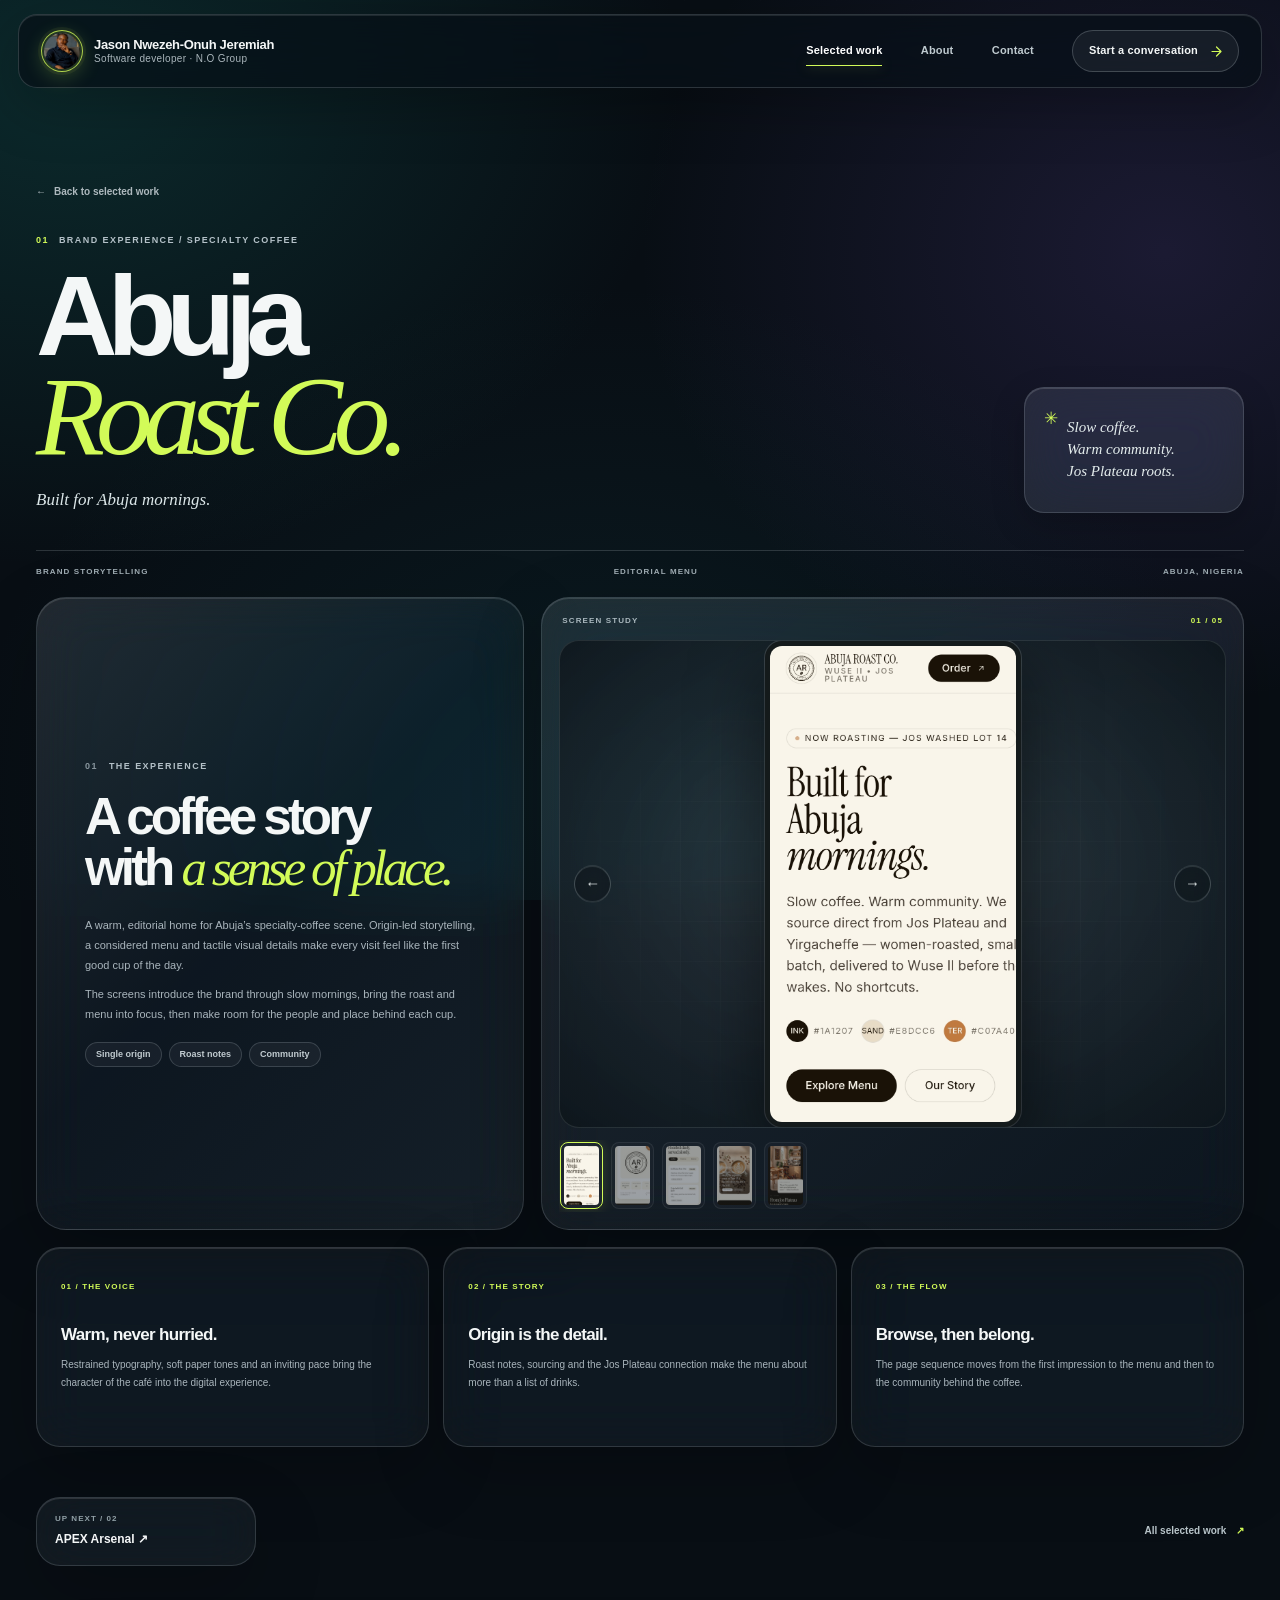
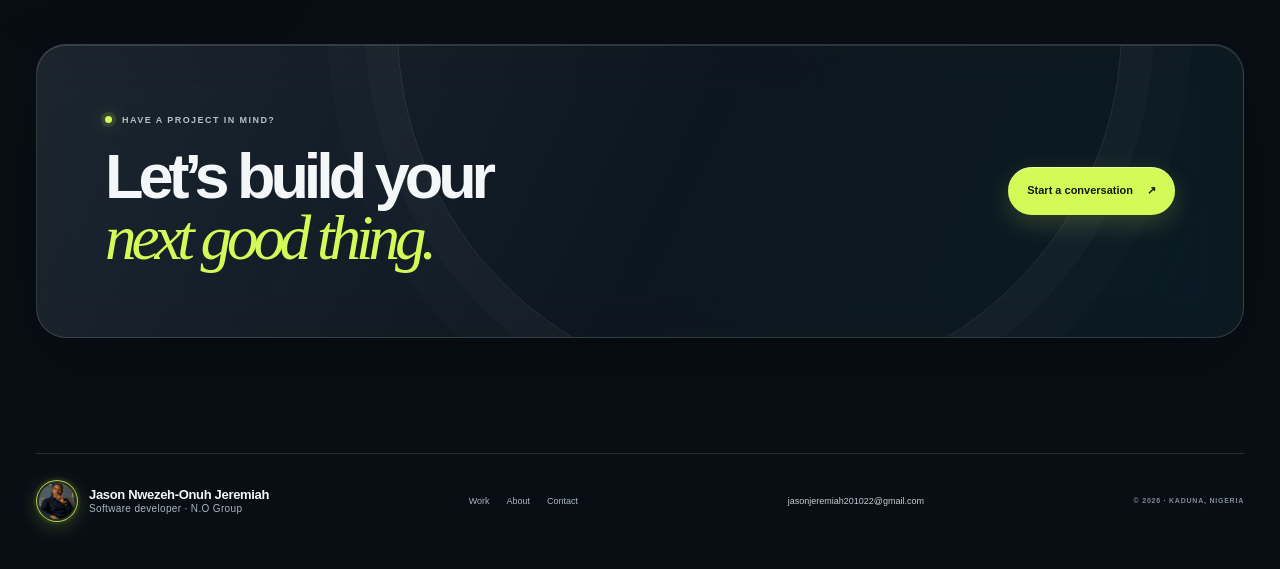
<file: projects/abuja-roast.html>
<!doctype html>
<html lang="en">
  <head>
    <meta charset="utf-8" />
    <meta name="viewport" content="width=device-width, initial-scale=1" />
    <meta name="theme-color" content="#091016" />
    <meta name="description" content="A case study for Abuja Roast Co., an editorial digital experience for Abuja's specialty-coffee culture." />
    <title>Abuja Roast Co. — Project Story by Jason Nwezeh-Onuh Jeremiah</title>
    <link rel="icon" type="image/jpeg" href="../Profile/Profile_images/1792339590174.jpg" />
    <link rel="stylesheet" href="../styles.css" />
    <script src="../script.js" defer></script>
  </head>
  <body class="project-page project-roast-page">
    <a class="skip-link" href="#main">Skip to content</a>
    <header class="site-header" id="top">
      <div class="header-inner"><a class="brand" href="../index.html" aria-label="Jason Nwezeh-Onuh Jeremiah home"><span class="brand-mark" aria-hidden="true"><img src="../Profile/Profile_images/1792339590174.jpg" alt="" /></span><span class="brand-name"><strong>Jason Nwezeh-Onuh Jeremiah</strong><small>Software developer · N.O Group</small></span></a><nav class="desktop-nav" aria-label="Main navigation"><a href="../work.html" aria-current="location">Selected work</a><a href="../about.html">About</a><a href="../contact.html">Contact</a></nav><a class="header-cta" href="../contact.html"><span>Start a conversation</span><svg aria-hidden="true" viewBox="0 0 20 20" fill="none"><path d="M4 10h11M10 4l6 6-6 6" stroke="currentColor" stroke-width="1.6" stroke-linecap="round" stroke-linejoin="round" /></svg></a><button class="menu-toggle" type="button" aria-label="Open navigation menu" aria-expanded="false" aria-controls="mobile-nav"><span></span><span></span></button></div>
      <nav class="mobile-nav" id="mobile-nav" aria-label="Mobile navigation" hidden><a href="../work.html" aria-current="location">Selected work <span>01</span></a><a href="../about.html">About <span>02</span></a><a href="../contact.html">Contact <span>03</span></a></nav>
    </header>
    <main id="main">
      <section class="case-intro page-width" aria-labelledby="page-title"><a class="back-link reveal" href="../work.html">← <span>Back to selected work</span></a><div class="case-intro-row reveal"><div><p class="eyebrow"><span class="feature-number">01</span> BRAND EXPERIENCE / SPECIALTY COFFEE</p><h1 id="page-title">Abuja<br /><em>Roast Co.</em></h1><p class="case-lede">Built for Abuja mornings.</p></div><div class="case-intro-note glass-chip"><span class="chip-glyph">✳</span><p>Slow coffee.<br />Warm community.<br />Jos Plateau roots.</p></div></div><div class="intro-meta"><span>BRAND STORYTELLING</span><span>EDITORIAL MENU</span><span>ABUJA, NIGERIA</span></div></section>
      <section class="case-overview page-width" aria-label="Abuja Roast Co. screenshots and overview"><div class="case-copy glass-panel reveal"><p class="eyebrow"><span class="section-number">01</span> THE EXPERIENCE</p><h2>A coffee story<br />with <em>a sense of place.</em></h2><p>A warm, editorial home for Abuja’s specialty-coffee scene. Origin-led storytelling, a considered menu and tactile visual details make every visit feel like the first good cup of the day.</p><p>The screens introduce the brand through slow mornings, bring the roast and menu into focus, then make room for the people and place behind each cup.</p><div class="tag-row"><span>Single origin</span><span>Roast notes</span><span>Community</span></div></div>
        <div class="case-gallery glass-panel reveal" data-gallery aria-label="Abuja Roast Co. screenshot gallery"><div class="gallery-heading"><span>SCREEN STUDY</span><span data-gallery-count>01 / 05</span></div><div class="gallery-stage"><button class="gallery-arrow gallery-prev" type="button" data-gallery-prev aria-label="Previous screenshot">←</button><img data-gallery-image src="../Abuja_Roast_Co/Screenshot_20261018-123727.jpg" alt="Abuja Roast Co. home page with a specialty coffee story for Abuja mornings" /><button class="gallery-arrow gallery-next" type="button" data-gallery-next aria-label="Next screenshot">→</button></div><div class="gallery-thumbnails" aria-label="Choose a screenshot"><button class="gallery-thumb" type="button" data-gallery-thumb data-src="../Abuja_Roast_Co/Screenshot_20261018-123727.jpg" data-alt="Abuja Roast Co. home page with a specialty coffee story for Abuja mornings" aria-label="Show home page screenshot" aria-current="true"><img src="../Abuja_Roast_Co/Screenshot_20261018-123727.jpg" alt="" loading="lazy" /></button><button class="gallery-thumb" type="button" data-gallery-thumb data-src="../Abuja_Roast_Co/Screenshot_20261018-123800.jpg" data-alt="Abuja Roast Co. visual identity and circular AR coffee emblem" aria-label="Show brand mark screenshot"><img src="../Abuja_Roast_Co/Screenshot_20261018-123800.jpg" alt="" loading="lazy" /></button><button class="gallery-thumb" type="button" data-gallery-thumb data-src="../Abuja_Roast_Co/Screenshot_20261018-123833.jpg" data-alt="Abuja Roast Co. menu with coffee and pastry selections" aria-label="Show menu screenshot"><img src="../Abuja_Roast_Co/Screenshot_20261018-123833.jpg" alt="" loading="lazy" /></button><button class="gallery-thumb" type="button" data-gallery-thumb data-src="../Abuja_Roast_Co/Screenshot_20261018-123904.jpg" data-alt="Abuja Roast Co. roast note about washed coffee rested for fourteen days" aria-label="Show roast note screenshot"><img src="../Abuja_Roast_Co/Screenshot_20261018-123904.jpg" alt="" loading="lazy" /></button><button class="gallery-thumb" type="button" data-gallery-thumb data-src="../Abuja_Roast_Co/Screenshot_20261018-123932.jpg" data-alt="Abuja Roast Co. story page with a warm café interior" aria-label="Show story page screenshot"><img src="../Abuja_Roast_Co/Screenshot_20261018-123932.jpg" alt="" loading="lazy" /></button></div></div></section>
      <section class="case-notes page-width" aria-label="Project direction"><article class="case-note-card glass-card reveal"><span>01 / THE VOICE</span><h3>Warm, never hurried.</h3><p>Restrained typography, soft paper tones and an inviting pace bring the character of the café into the digital experience.</p></article><article class="case-note-card glass-card reveal"><span>02 / THE STORY</span><h3>Origin is the detail.</h3><p>Roast notes, sourcing and the Jos Plateau connection make the menu about more than a list of drinks.</p></article><article class="case-note-card glass-card reveal"><span>03 / THE FLOW</span><h3>Browse, then belong.</h3><p>The page sequence moves from the first impression to the menu and then to the community behind the coffee.</p></article></section>
      <nav class="project-pagination page-width" aria-label="Other project stories"><a class="project-pagination-item glass-card" href="apex.html"><span>UP NEXT / 02</span><strong>APEX Arsenal ↗</strong></a><a class="all-work-link" href="../work.html">All selected work <span aria-hidden="true">↗</span></a></nav>
      <section class="page-cta page-width reveal"><div class="glass-panel page-cta-inner"><div><p class="eyebrow"><span class="availability-dot"></span> HAVE A PROJECT IN MIND?</p><h2>Let’s build your<br /><em>next good thing.</em></h2></div><a class="button button-lime" href="../contact.html">Start a conversation <span aria-hidden="true">↗</span></a></div></section>
    </main>
    <footer class="site-footer"><div class="footer-inner page-width"><a class="brand" href="../index.html" aria-label="Jason Nwezeh-Onuh Jeremiah home"><span class="brand-mark" aria-hidden="true"><img src="../Profile/Profile_images/1792339590174.jpg" alt="" /></span><span class="brand-name"><strong>Jason Nwezeh-Onuh Jeremiah</strong><small>Software developer · N.O Group</small></span></a><div class="footer-nav"><a href="../work.html">Work</a><a href="../about.html">About</a><a href="../contact.html">Contact</a></div><a class="footer-email" href="mailto:jasonjeremiah201022@gmail.com">jasonjeremiah201022@gmail.com</a><span class="footer-legal">© <span data-current-year>2026</span> · KADUNA, NIGERIA</span></div></footer>
    <div class="sr-only" id="site-announcer" aria-live="polite" aria-atomic="true"></div>
  </body>
</html>
</file>
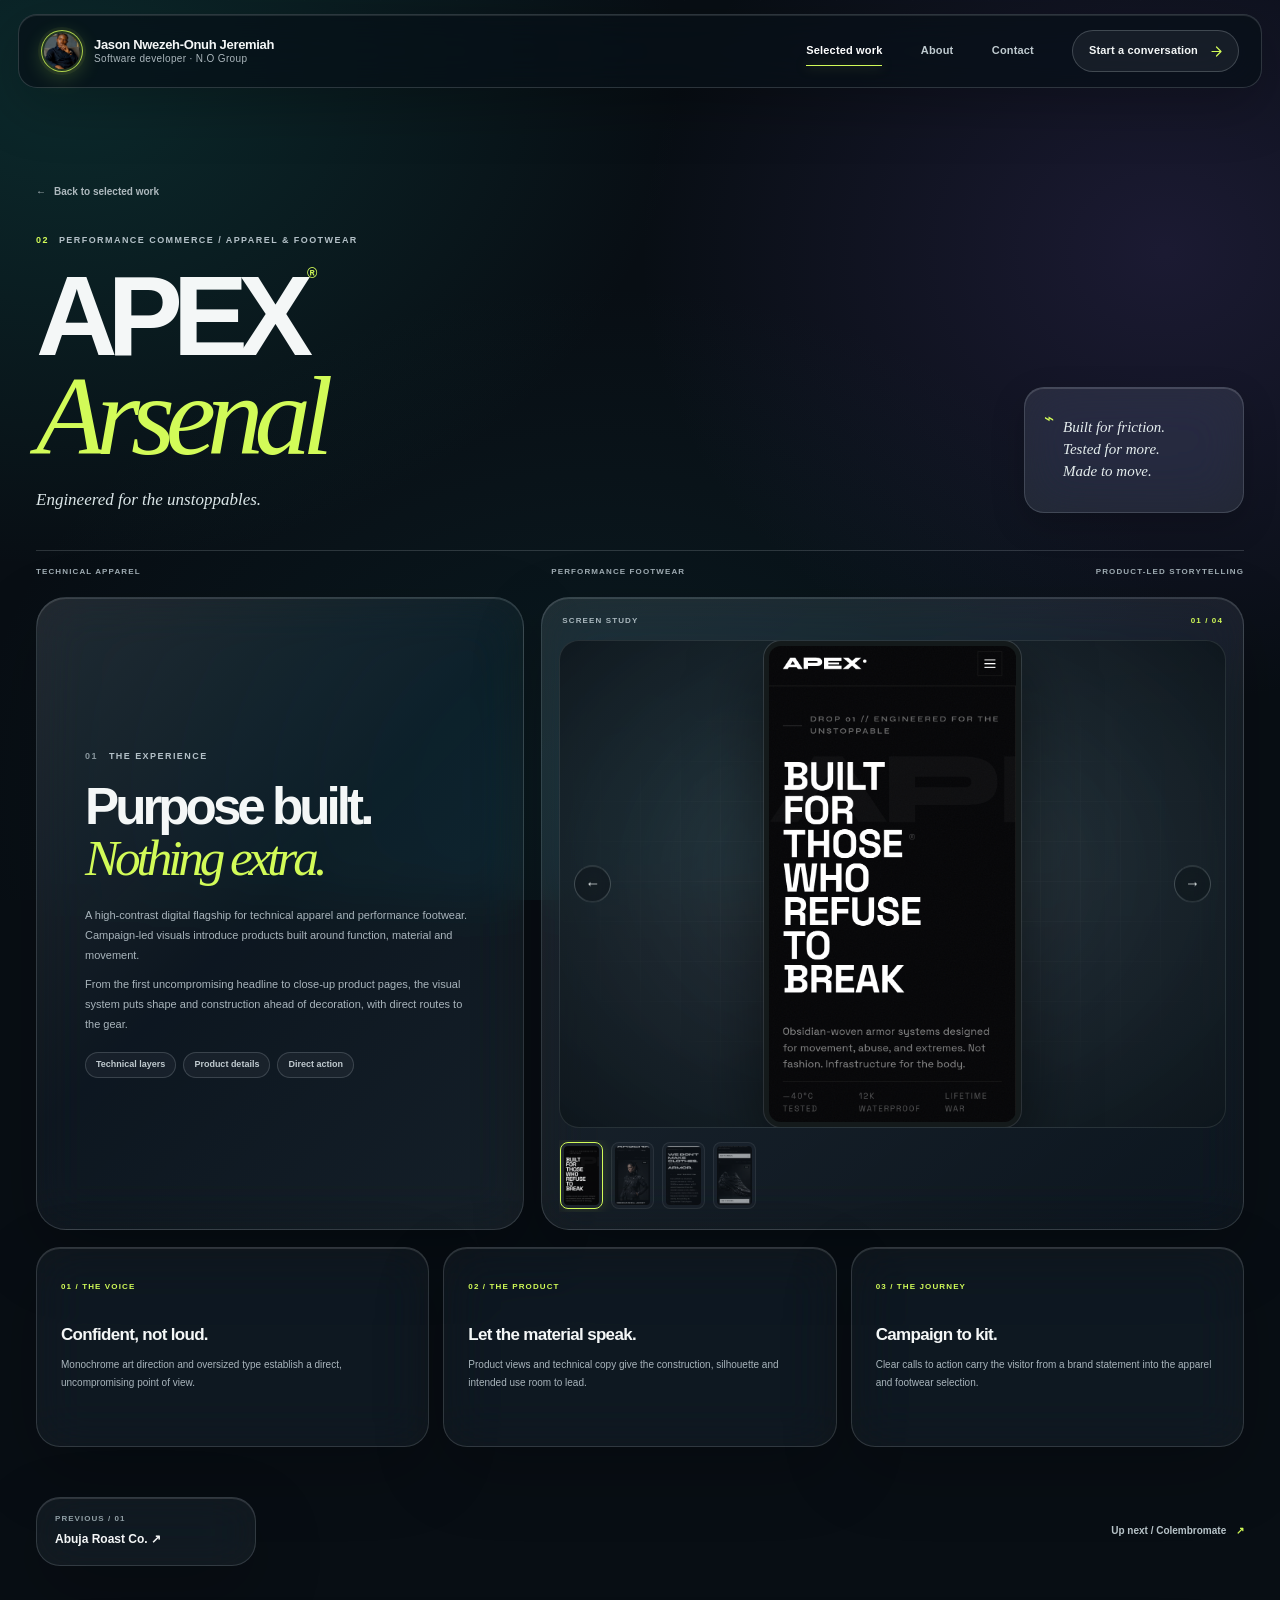
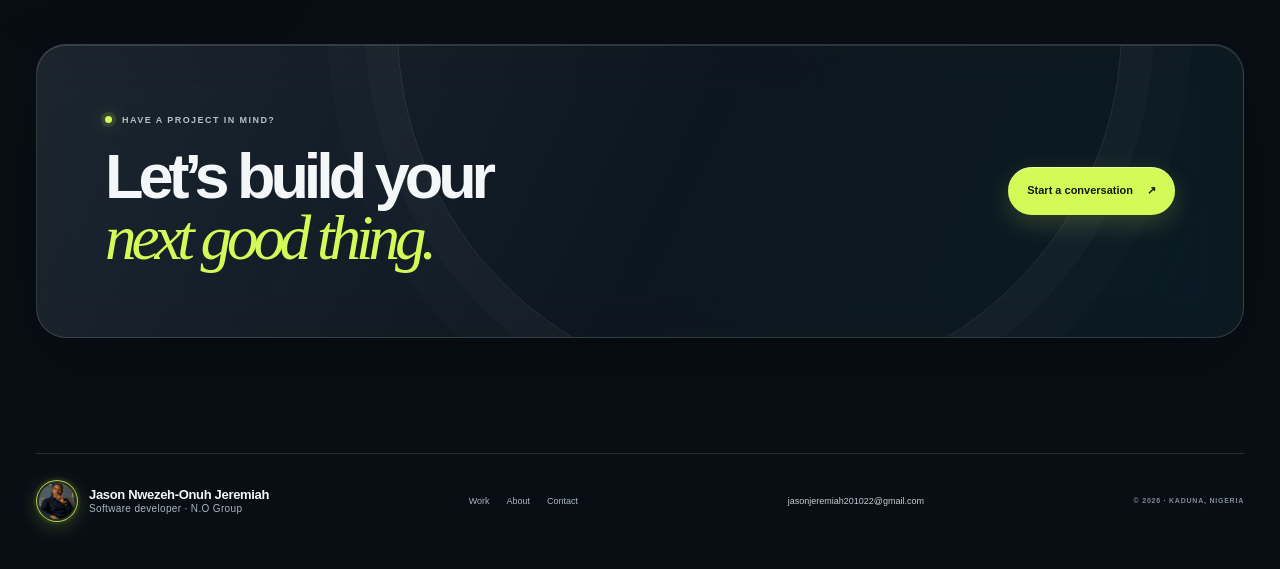
<file: projects/apex.html>
<!doctype html>
<html lang="en">
  <head>
    <meta charset="utf-8" />
    <meta name="viewport" content="width=device-width, initial-scale=1" />
    <meta name="theme-color" content="#091016" />
    <meta name="description" content="A project story for APEX Arsenal, a high-contrast digital flagship for technical apparel and performance footwear." />
    <title>APEX Arsenal — Project Story by Jason Nwezeh-Onuh Jeremiah</title>
    <link rel="icon" type="image/jpeg" href="../Profile/Profile_images/1792339590174.jpg" />
    <link rel="stylesheet" href="../styles.css" />
    <script src="../script.js" defer></script>
  </head>
  <body class="project-page project-apex-page">
    <a class="skip-link" href="#main">Skip to content</a>
    <header class="site-header" id="top">
      <div class="header-inner"><a class="brand" href="../index.html" aria-label="Jason Nwezeh-Onuh Jeremiah home"><span class="brand-mark" aria-hidden="true"><img src="../Profile/Profile_images/1792339590174.jpg" alt="" /></span><span class="brand-name"><strong>Jason Nwezeh-Onuh Jeremiah</strong><small>Software developer · N.O Group</small></span></a><nav class="desktop-nav" aria-label="Main navigation"><a href="../work.html" aria-current="location">Selected work</a><a href="../about.html">About</a><a href="../contact.html">Contact</a></nav><a class="header-cta" href="../contact.html"><span>Start a conversation</span><svg aria-hidden="true" viewBox="0 0 20 20" fill="none"><path d="M4 10h11M10 4l6 6-6 6" stroke="currentColor" stroke-width="1.6" stroke-linecap="round" stroke-linejoin="round" /></svg></a><button class="menu-toggle" type="button" aria-label="Open navigation menu" aria-expanded="false" aria-controls="mobile-nav"><span></span><span></span></button></div>
      <nav class="mobile-nav" id="mobile-nav" aria-label="Mobile navigation" hidden><a href="../work.html" aria-current="location">Selected work <span>01</span></a><a href="../about.html">About <span>02</span></a><a href="../contact.html">Contact <span>03</span></a></nav>
    </header>
    <main id="main">
      <section class="case-intro page-width" aria-labelledby="page-title"><a class="back-link reveal" href="../work.html">← <span>Back to selected work</span></a><div class="case-intro-row reveal"><div><p class="eyebrow"><span class="feature-number">02</span> PERFORMANCE COMMERCE / APPAREL &amp; FOOTWEAR</p><h1 id="page-title">APEX<span class="title-mark">®</span><br /><em>Arsenal</em></h1><p class="case-lede">Engineered for the unstoppables.</p></div><div class="case-intro-note glass-chip"><span class="chip-glyph">⌁</span><p>Built for friction.<br />Tested for more.<br />Made to move.</p></div></div><div class="intro-meta"><span>TECHNICAL APPAREL</span><span>PERFORMANCE FOOTWEAR</span><span>PRODUCT-LED STORYTELLING</span></div></section>
      <section class="case-overview page-width" aria-label="APEX Arsenal screenshots and overview"><div class="case-copy glass-panel reveal"><p class="eyebrow"><span class="section-number">01</span> THE EXPERIENCE</p><h2>Purpose built.<br /><em>Nothing extra.</em></h2><p>A high-contrast digital flagship for technical apparel and performance footwear. Campaign-led visuals introduce products built around function, material and movement.</p><p>From the first uncompromising headline to close-up product pages, the visual system puts shape and construction ahead of decoration, with direct routes to the gear.</p><div class="tag-row"><span>Technical layers</span><span>Product details</span><span>Direct action</span></div></div>
        <div class="case-gallery glass-panel reveal" data-gallery aria-label="APEX Arsenal screenshot gallery"><div class="gallery-heading"><span>SCREEN STUDY</span><span data-gallery-count>01 / 04</span></div><div class="gallery-stage"><button class="gallery-arrow gallery-prev" type="button" data-gallery-prev aria-label="Previous screenshot">←</button><img data-gallery-image src="../Apex/Screenshot_20261018-123317.jpg" alt="APEX landing page with the headline Built for those who refuse to break" /><button class="gallery-arrow gallery-next" type="button" data-gallery-next aria-label="Next screenshot">→</button></div><div class="gallery-thumbnails" aria-label="Choose a screenshot"><button class="gallery-thumb" type="button" data-gallery-thumb data-src="../Apex/Screenshot_20261018-123317.jpg" data-alt="APEX landing page with the headline Built for those who refuse to break" aria-label="Show APEX landing page" aria-current="true"><img src="../Apex/Screenshot_20261018-123317.jpg" alt="" loading="lazy" /></button><button class="gallery-thumb" type="button" data-gallery-thumb data-src="../Apex/Screenshot_20261018-123400.jpg" data-alt="APEX Obsidian Shell Jacket product page, featuring technical outerwear" aria-label="Show jacket product page"><img src="../Apex/Screenshot_20261018-123400.jpg" alt="" loading="lazy" /></button><button class="gallery-thumb" type="button" data-gallery-thumb data-src="../Apex/Screenshot_20261018-123441.jpg" data-alt="APEX brand manifesto on structural design and function" aria-label="Show APEX manifesto"><img src="../Apex/Screenshot_20261018-123441.jpg" alt="" loading="lazy" /></button><button class="gallery-thumb" type="button" data-gallery-thumb data-src="../Apex/Screenshot_20261018-123504.jpg" data-alt="APEX Fracture Runner footwear product page" aria-label="Show footwear product page"><img src="../Apex/Screenshot_20261018-123504.jpg" alt="" loading="lazy" /></button></div></div></section>
      <section class="case-notes page-width" aria-label="Project direction"><article class="case-note-card glass-card reveal"><span>01 / THE VOICE</span><h3>Confident, not loud.</h3><p>Monochrome art direction and oversized type establish a direct, uncompromising point of view.</p></article><article class="case-note-card glass-card reveal"><span>02 / THE PRODUCT</span><h3>Let the material speak.</h3><p>Product views and technical copy give the construction, silhouette and intended use room to lead.</p></article><article class="case-note-card glass-card reveal"><span>03 / THE JOURNEY</span><h3>Campaign to kit.</h3><p>Clear calls to action carry the visitor from a brand statement into the apparel and footwear selection.</p></article></section>
      <nav class="project-pagination page-width" aria-label="Other project stories"><a class="project-pagination-item glass-card" href="abuja-roast.html"><span>PREVIOUS / 01</span><strong>Abuja Roast Co. ↗</strong></a><a class="all-work-link" href="colembromate.html">Up next / Colembromate <span aria-hidden="true">↗</span></a></nav>
      <section class="page-cta page-width reveal"><div class="glass-panel page-cta-inner"><div><p class="eyebrow"><span class="availability-dot"></span> HAVE A PROJECT IN MIND?</p><h2>Let’s build your<br /><em>next good thing.</em></h2></div><a class="button button-lime" href="../contact.html">Start a conversation <span aria-hidden="true">↗</span></a></div></section>
    </main>
    <footer class="site-footer"><div class="footer-inner page-width"><a class="brand" href="../index.html" aria-label="Jason Nwezeh-Onuh Jeremiah home"><span class="brand-mark" aria-hidden="true"><img src="../Profile/Profile_images/1792339590174.jpg" alt="" /></span><span class="brand-name"><strong>Jason Nwezeh-Onuh Jeremiah</strong><small>Software developer · N.O Group</small></span></a><div class="footer-nav"><a href="../work.html">Work</a><a href="../about.html">About</a><a href="../contact.html">Contact</a></div><a class="footer-email" href="mailto:jasonjeremiah201022@gmail.com">jasonjeremiah201022@gmail.com</a><span class="footer-legal">© <span data-current-year>2026</span> · KADUNA, NIGERIA</span></div></footer>
      <div class="sr-only" id="site-announcer" aria-live="polite" aria-atomic="true"></div>
  </body>
</html>
</file>
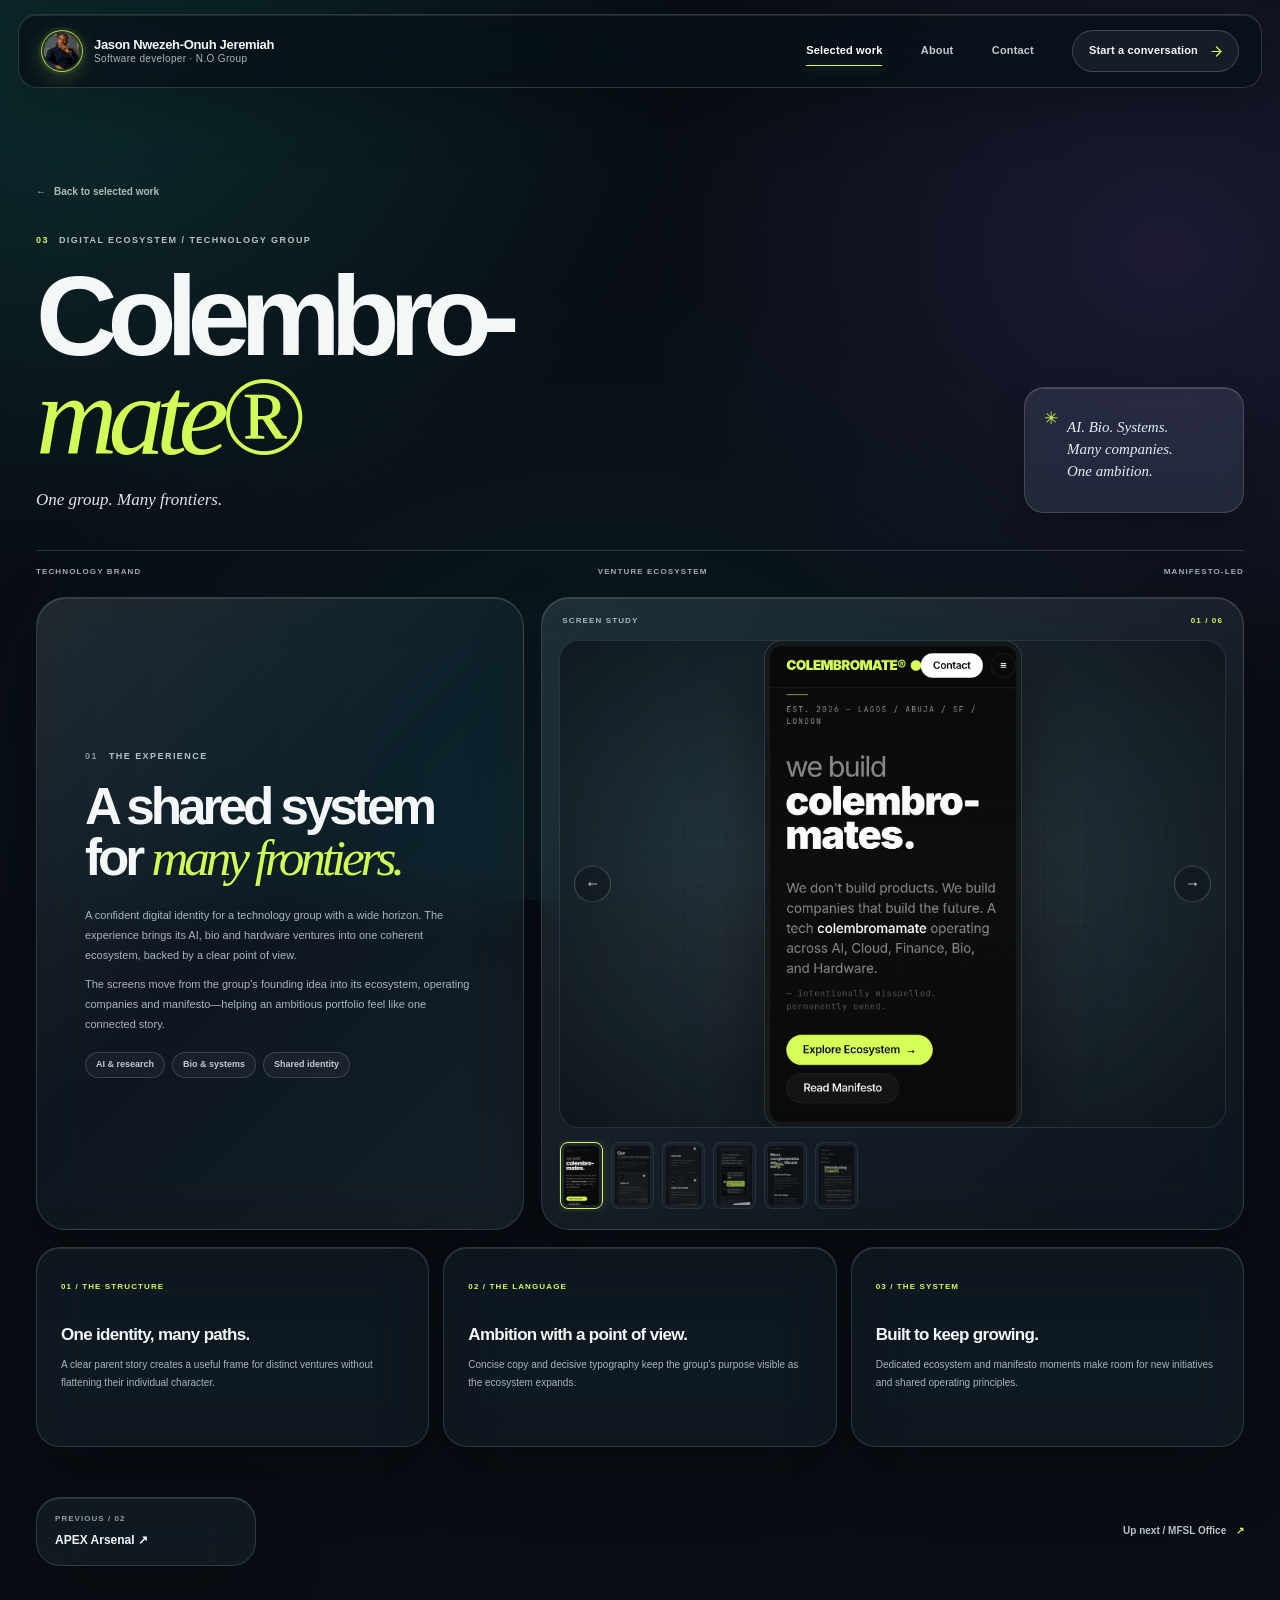
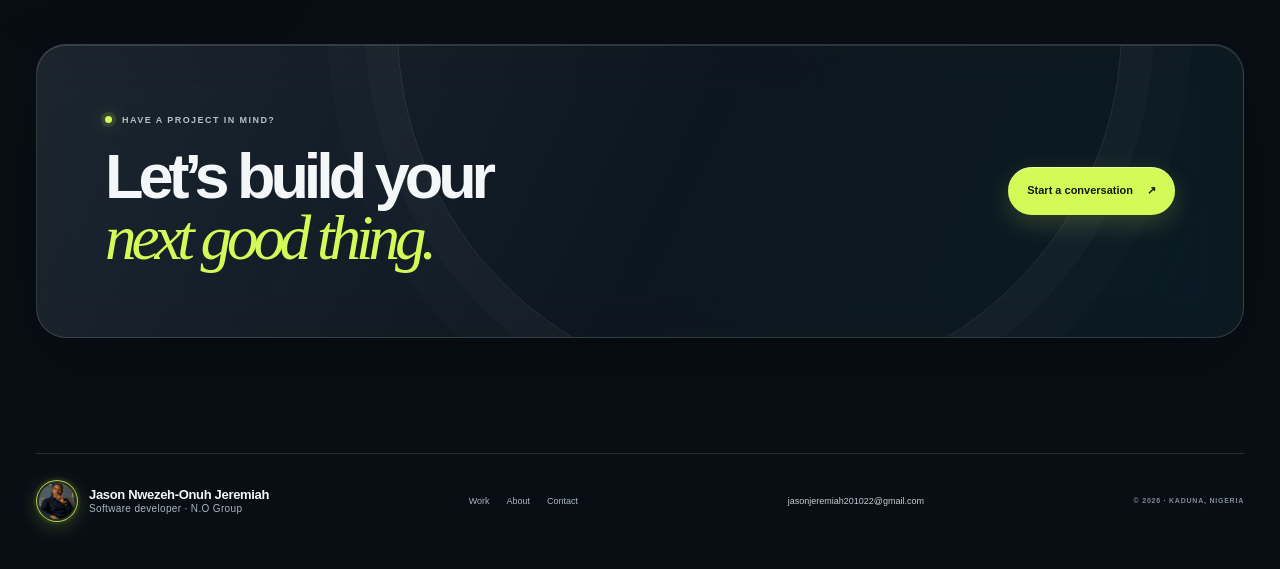
<file: projects/colembromate.html>
<!doctype html>
<html lang="en">
  <head>
    <meta charset="utf-8" />
    <meta name="viewport" content="width=device-width, initial-scale=1" />
    <meta name="theme-color" content="#091016" />
    <meta name="description" content="A project story for Colembromate, a technology-group identity connecting AI, bio and hardware ventures through one digital ecosystem." />
    <title>Colembromate® — Project Story by Jason Nwezeh-Onuh Jeremiah</title>
    <link rel="icon" type="image/jpeg" href="../Profile/Profile_images/1792339590174.jpg" />
    <link rel="stylesheet" href="../styles.css" />
    <script src="../script.js" defer></script>
  </head>
  <body class="project-page project-cole-page">
    <a class="skip-link" href="#main">Skip to content</a>
    <header class="site-header" id="top">
      <div class="header-inner"><a class="brand" href="../index.html" aria-label="Jason Nwezeh-Onuh Jeremiah home"><span class="brand-mark" aria-hidden="true"><img src="../Profile/Profile_images/1792339590174.jpg" alt="" /></span><span class="brand-name"><strong>Jason Nwezeh-Onuh Jeremiah</strong><small>Software developer · N.O Group</small></span></a><nav class="desktop-nav" aria-label="Main navigation"><a href="../work.html" aria-current="location">Selected work</a><a href="../about.html">About</a><a href="../contact.html">Contact</a></nav><a class="header-cta" href="../contact.html"><span>Start a conversation</span><svg aria-hidden="true" viewBox="0 0 20 20" fill="none"><path d="M4 10h11M10 4l6 6-6 6" stroke="currentColor" stroke-width="1.6" stroke-linecap="round" stroke-linejoin="round" /></svg></a><button class="menu-toggle" type="button" aria-label="Open navigation menu" aria-expanded="false" aria-controls="mobile-nav"><span></span><span></span></button></div>
      <nav class="mobile-nav" id="mobile-nav" aria-label="Mobile navigation" hidden><a href="../work.html" aria-current="location">Selected work <span>01</span></a><a href="../about.html">About <span>02</span></a><a href="../contact.html">Contact <span>03</span></a></nav>
    </header>
    <main id="main">
      <section class="case-intro page-width" aria-labelledby="page-title"><a class="back-link reveal" href="../work.html">← <span>Back to selected work</span></a><div class="case-intro-row reveal"><div><p class="eyebrow"><span class="feature-number">03</span> DIGITAL ECOSYSTEM / TECHNOLOGY GROUP</p><h1 id="page-title">Colembro-<br /><em>mate®</em></h1><p class="case-lede">One group. Many frontiers.</p></div><div class="case-intro-note glass-chip"><span class="chip-glyph">✳</span><p>AI. Bio. Systems.<br />Many companies.<br />One ambition.</p></div></div><div class="intro-meta"><span>TECHNOLOGY BRAND</span><span>VENTURE ECOSYSTEM</span><span>MANIFESTO-LED</span></div></section>
      <section class="case-overview page-width" aria-label="Colembromate screenshots and overview"><div class="case-copy glass-panel reveal"><p class="eyebrow"><span class="section-number">01</span> THE EXPERIENCE</p><h2>A shared system<br />for <em>many frontiers.</em></h2><p>A confident digital identity for a technology group with a wide horizon. The experience brings its AI, bio and hardware ventures into one coherent ecosystem, backed by a clear point of view.</p><p>The screens move from the group’s founding idea into its ecosystem, operating companies and manifesto—helping an ambitious portfolio feel like one connected story.</p><div class="tag-row"><span>AI &amp; research</span><span>Bio &amp; systems</span><span>Shared identity</span></div></div>
        <div class="case-gallery glass-panel reveal" data-gallery aria-label="Colembromate screenshot gallery"><div class="gallery-heading"><span>SCREEN STUDY</span><span data-gallery-count>01 / 06</span></div><div class="gallery-stage"><button class="gallery-arrow gallery-prev" type="button" data-gallery-prev aria-label="Previous screenshot">←</button><img data-gallery-image src="../Colembromamate/Screenshot_20261018-124055.jpg" alt="Colembromate home page introducing the technology group and shared operating system" /><button class="gallery-arrow gallery-next" type="button" data-gallery-next aria-label="Next screenshot">→</button></div><div class="gallery-thumbnails" aria-label="Choose a screenshot"><button class="gallery-thumb" type="button" data-gallery-thumb data-src="../Colembromamate/Screenshot_20261018-124055.jpg" data-alt="Colembromate home page introducing the technology group and shared operating system" aria-label="Show home page screenshot" aria-current="true"><img src="../Colembromamate/Screenshot_20261018-124055.jpg" alt="" loading="lazy" /></button><button class="gallery-thumb" type="button" data-gallery-thumb data-src="../Colembromamate/Screenshot_20261018-124122.jpg" data-alt="Colembromate ecosystem overview with its portfolio of companies" aria-label="Show ecosystem screenshot"><img src="../Colembromamate/Screenshot_20261018-124122.jpg" alt="" loading="lazy" /></button><button class="gallery-thumb" type="button" data-gallery-thumb data-src="../Colembromamate/Screenshot_20261018-124153.jpg" data-alt="Colembromate page featuring Cole Bio and Cole Systems" aria-label="Show venture portfolio screenshot"><img src="../Colembromamate/Screenshot_20261018-124153.jpg" alt="" loading="lazy" /></button><button class="gallery-thumb" type="button" data-gallery-thumb data-src="../Colembromamate/Screenshot_20261018-124308.jpg" data-alt="Colembromate page exploring the origin of the name" aria-label="Show the name explanation screenshot"><img src="../Colembromamate/Screenshot_20261018-124308.jpg" alt="" loading="lazy" /></button><button class="gallery-thumb" type="button" data-gallery-thumb data-src="../Colembromamate/Screenshot_20261018-124344.jpg" data-alt="Colembromate manifesto page explaining its operating principles" aria-label="Show manifesto screenshot"><img src="../Colembromamate/Screenshot_20261018-124344.jpg" alt="" loading="lazy" /></button><button class="gallery-thumb" type="button" data-gallery-thumb data-src="../Colembromamate/Screenshot_20261018-124412.jpg" data-alt="Colembromate screen introducing its ColeoS operating system" aria-label="Show ColeoS screenshot"><img src="../Colembromamate/Screenshot_20261018-124412.jpg" alt="" loading="lazy" /></button></div></div></section>
      <section class="case-notes page-width" aria-label="Project direction"><article class="case-note-card glass-card reveal"><span>01 / THE STRUCTURE</span><h3>One identity, many paths.</h3><p>A clear parent story creates a useful frame for distinct ventures without flattening their individual character.</p></article><article class="case-note-card glass-card reveal"><span>02 / THE LANGUAGE</span><h3>Ambition with a point of view.</h3><p>Concise copy and decisive typography keep the group’s purpose visible as the ecosystem expands.</p></article><article class="case-note-card glass-card reveal"><span>03 / THE SYSTEM</span><h3>Built to keep growing.</h3><p>Dedicated ecosystem and manifesto moments make room for new initiatives and shared operating principles.</p></article></section>
      <nav class="project-pagination page-width" aria-label="Other project stories"><a class="project-pagination-item glass-card" href="apex.html"><span>PREVIOUS / 02</span><strong>APEX Arsenal ↗</strong></a><a class="all-work-link" href="mfsl-office.html">Up next / MFSL Office <span aria-hidden="true">↗</span></a></nav>
      <section class="page-cta page-width reveal"><div class="glass-panel page-cta-inner"><div><p class="eyebrow"><span class="availability-dot"></span> HAVE A PROJECT IN MIND?</p><h2>Let’s build your<br /><em>next good thing.</em></h2></div><a class="button button-lime" href="../contact.html">Start a conversation <span aria-hidden="true">↗</span></a></div></section>
    </main>
    <footer class="site-footer"><div class="footer-inner page-width"><a class="brand" href="../index.html" aria-label="Jason Nwezeh-Onuh Jeremiah home"><span class="brand-mark" aria-hidden="true"><img src="../Profile/Profile_images/1792339590174.jpg" alt="" /></span><span class="brand-name"><strong>Jason Nwezeh-Onuh Jeremiah</strong><small>Software developer · N.O Group</small></span></a><div class="footer-nav"><a href="../work.html">Work</a><a href="../about.html">About</a><a href="../contact.html">Contact</a></div><a class="footer-email" href="mailto:jasonjeremiah201022@gmail.com">jasonjeremiah201022@gmail.com</a><span class="footer-legal">© <span data-current-year>2026</span> · KADUNA, NIGERIA</span></div></footer>
      <div class="sr-only" id="site-announcer" aria-live="polite" aria-atomic="true"></div>
  </body>
</html>
</file>
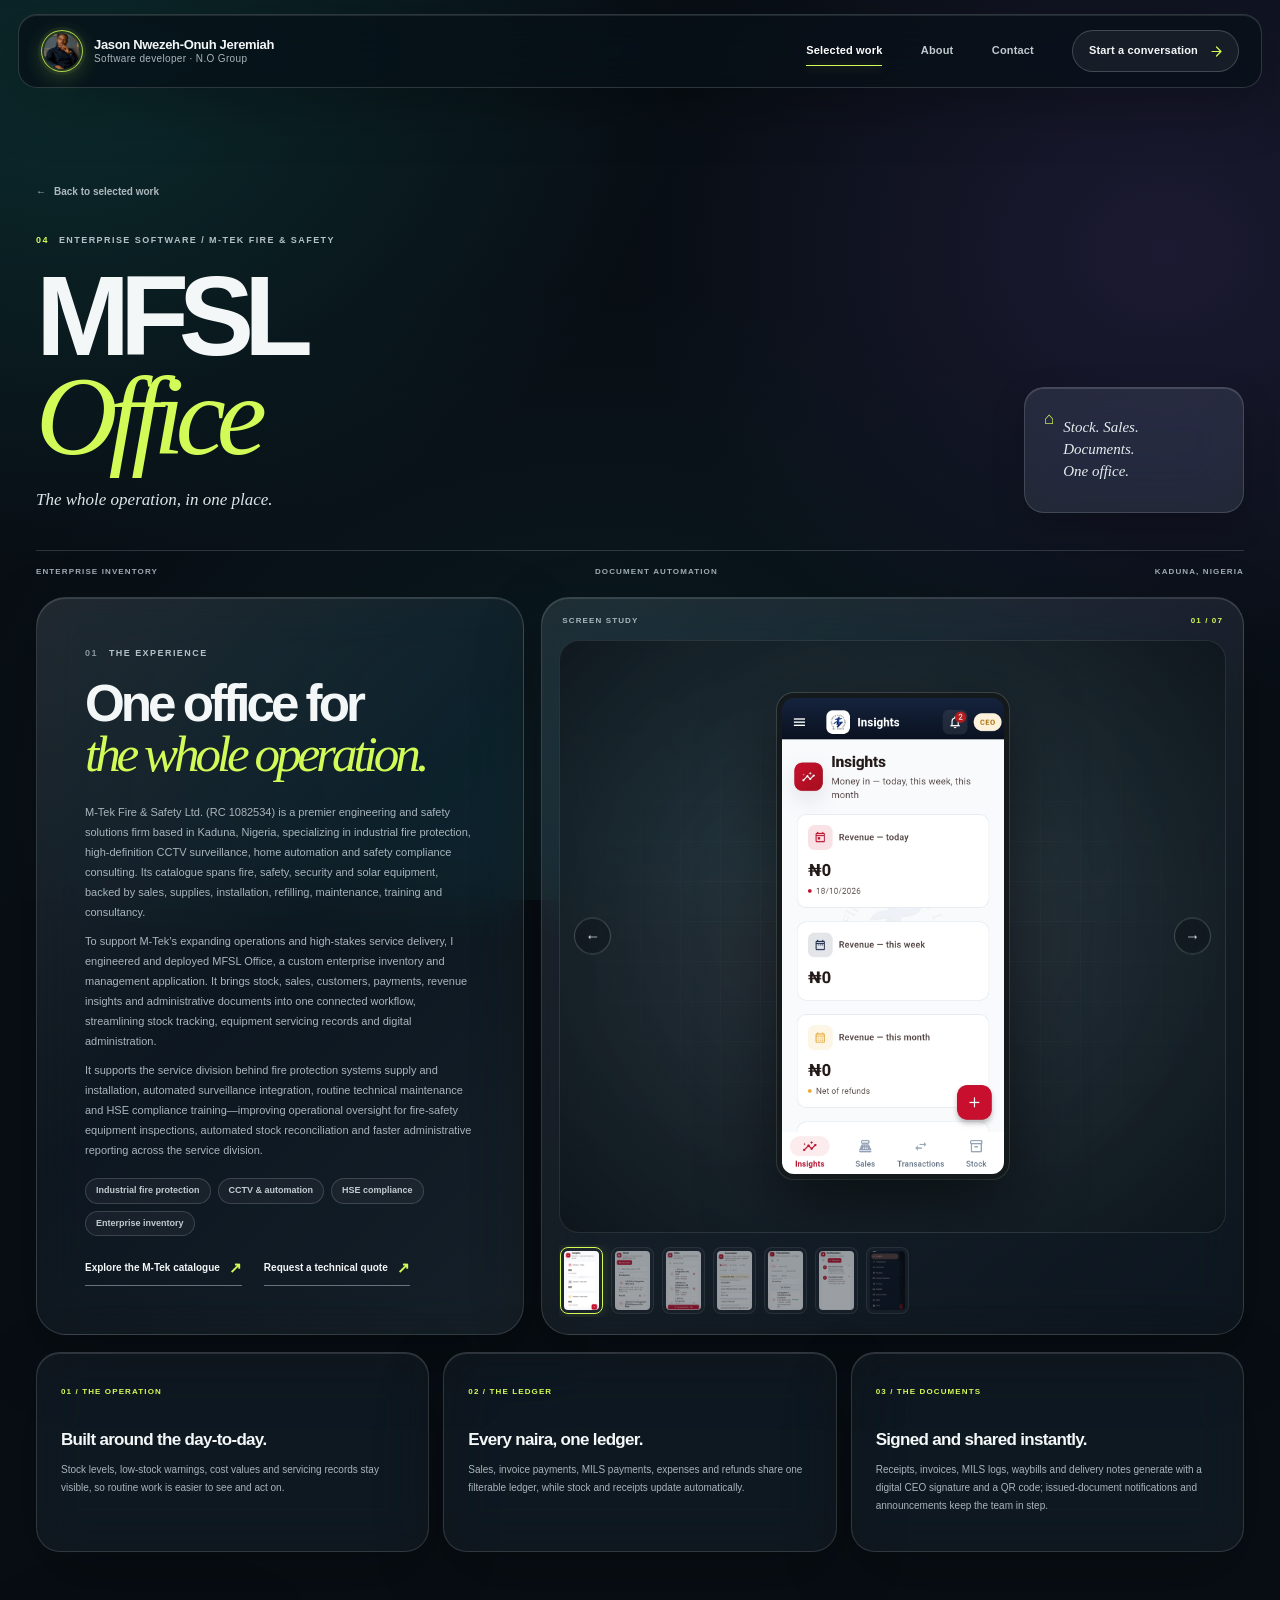
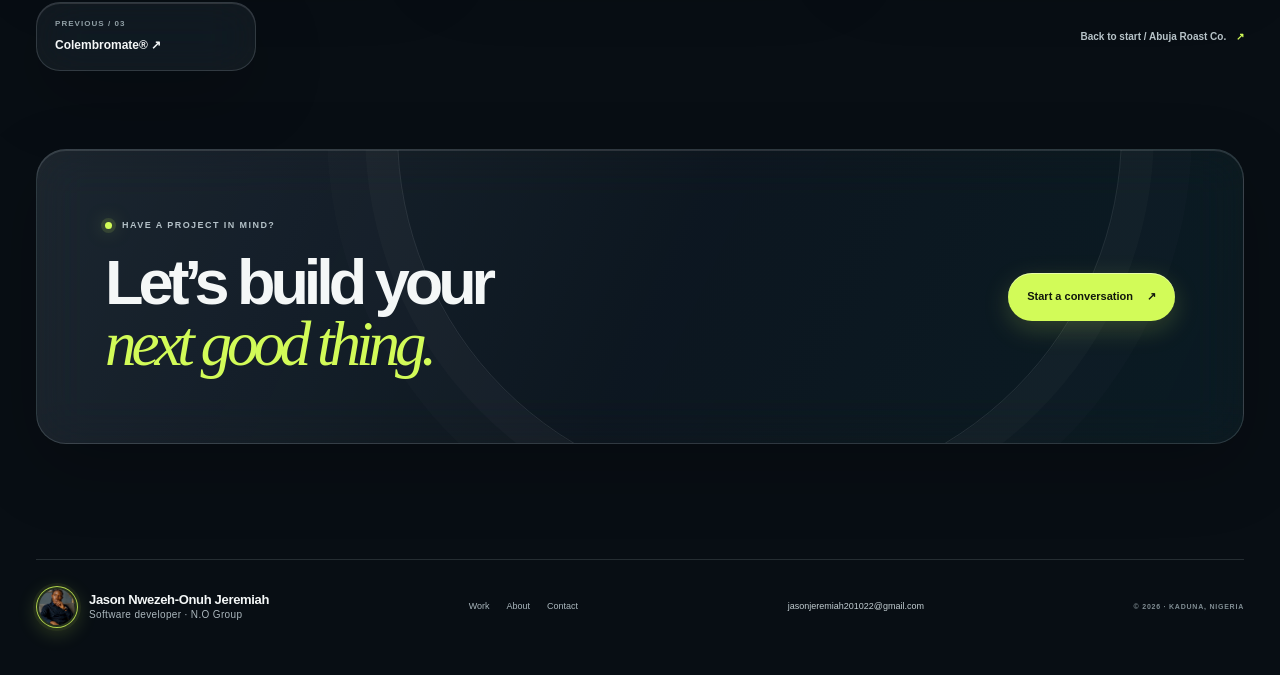
<file: projects/mfsl-office.html>
<!doctype html>
<html lang="en">
  <head>
    <meta charset="utf-8" />
    <meta name="viewport" content="width=device-width, initial-scale=1" />
    <meta name="theme-color" content="#091016" />
    <meta name="description" content="A project story for MFSL Office, a custom enterprise inventory and management application built for M-Tek Fire &amp; Safety Ltd. in Kaduna, Nigeria." />
    <title>MFSL Office — Project Story by Jason Nwezeh-Onuh Jeremiah</title>
    <link rel="icon" type="image/jpeg" href="../Profile/Profile_images/1792339590174.jpg" />
    <link rel="stylesheet" href="../styles.css" />
    <script src="../script.js" defer></script>
  </head>
  <body class="project-page project-mfsl-page">
    <a class="skip-link" href="#main">Skip to content</a>
    <header class="site-header" id="top">
      <div class="header-inner"><a class="brand" href="../index.html" aria-label="Jason Nwezeh-Onuh Jeremiah home"><span class="brand-mark" aria-hidden="true"><img src="../Profile/Profile_images/1792339590174.jpg" alt="" /></span><span class="brand-name"><strong>Jason Nwezeh-Onuh Jeremiah</strong><small>Software developer · N.O Group</small></span></a><nav class="desktop-nav" aria-label="Main navigation"><a href="../work.html" aria-current="location">Selected work</a><a href="../about.html">About</a><a href="../contact.html">Contact</a></nav><a class="header-cta" href="../contact.html"><span>Start a conversation</span><svg aria-hidden="true" viewBox="0 0 20 20" fill="none"><path d="M4 10h11M10 4l6 6-6 6" stroke="currentColor" stroke-width="1.6" stroke-linecap="round" stroke-linejoin="round" /></svg></a><button class="menu-toggle" type="button" aria-label="Open navigation menu" aria-expanded="false" aria-controls="mobile-nav"><span></span><span></span></button></div>
      <nav class="mobile-nav" id="mobile-nav" aria-label="Mobile navigation" hidden><a href="../work.html" aria-current="location">Selected work <span>01</span></a><a href="../about.html">About <span>02</span></a><a href="../contact.html">Contact <span>03</span></a></nav>
    </header>
    <main id="main">
      <section class="case-intro page-width" aria-labelledby="page-title"><a class="back-link reveal" href="../work.html">← <span>Back to selected work</span></a><div class="case-intro-row reveal"><div><p class="eyebrow"><span class="feature-number">04</span> ENTERPRISE SOFTWARE / M-TEK FIRE &amp; SAFETY</p><h1 id="page-title">MFSL<br /><em>Office</em></h1><p class="case-lede">The whole operation, in one place.</p></div><div class="case-intro-note glass-chip"><span class="chip-glyph">⌂</span><p>Stock. Sales.<br />Documents.<br />One office.</p></div></div><div class="intro-meta"><span>ENTERPRISE INVENTORY</span><span>DOCUMENT AUTOMATION</span><span>KADUNA, NIGERIA</span></div></section>
      <section class="case-overview page-width" aria-label="MFSL Office screenshots and overview"><div class="case-copy glass-panel reveal"><p class="eyebrow"><span class="section-number">01</span> THE EXPERIENCE</p><h2>One office for<br /><em>the whole operation.</em></h2><p>M-Tek Fire &amp; Safety Ltd. (RC 1082534) is a premier engineering and safety solutions firm based in Kaduna, Nigeria, specializing in industrial fire protection, high-definition CCTV surveillance, home automation and safety compliance consulting. Its catalogue spans fire, safety, security and solar equipment, backed by sales, supplies, installation, refilling, maintenance, training and consultancy.</p><p>To support M-Tek’s expanding operations and high-stakes service delivery, I engineered and deployed MFSL Office, a custom enterprise inventory and management application. It brings stock, sales, customers, payments, revenue insights and administrative documents into one connected workflow, streamlining stock tracking, equipment servicing records and digital administration.</p><p>It supports the service division behind fire protection systems supply and installation, automated surveillance integration, routine technical maintenance and HSE compliance training—improving operational oversight for fire-safety equipment inspections, automated stock reconciliation and faster administrative reporting across the service division.</p><div class="tag-row"><span>Industrial fire protection</span><span>CCTV &amp; automation</span><span>HSE compliance</span><span>Enterprise inventory</span></div><div class="case-link-row"><a class="inline-link" href="https://mtekfiresafetyltd.github.io/m-tek_fire_safety_ltd.org/" target="_blank" rel="noreferrer">Explore the M-Tek catalogue <span aria-hidden="true">↗</span></a><a class="inline-link" href="https://share.google/p1jzN0StPQ3Ax9UUY" target="_blank" rel="noreferrer">Request a technical quote <span aria-hidden="true">↗</span></a></div></div>
        <div class="case-gallery glass-panel reveal" data-gallery aria-label="MFSL Office screenshot gallery"><div class="gallery-heading"><span>SCREEN STUDY</span><span data-gallery-count>01 / 07</span></div><div class="gallery-stage"><button class="gallery-arrow gallery-prev" type="button" data-gallery-prev aria-label="Previous screenshot">←</button><img data-gallery-image src="../MFSL/Screenshot_20261018-202431.jpg" alt="MFSL Office insights screen showing revenue for today, this week and this month" /><button class="gallery-arrow gallery-next" type="button" data-gallery-next aria-label="Next screenshot">→</button></div><div class="gallery-thumbnails" aria-label="Choose a screenshot"><button class="gallery-thumb" type="button" data-gallery-thumb data-src="../MFSL/Screenshot_20261018-202431.jpg" data-alt="MFSL Office insights screen showing revenue for today, this week and this month" aria-label="Show insights screenshot" aria-current="true"><img src="../MFSL/Screenshot_20261018-202431.jpg" alt="" loading="lazy" /></button><button class="gallery-thumb" type="button" data-gallery-thumb data-src="../MFSL/Screenshot_20261018-202607.jpg" data-alt="MFSL Office stock screen showing product quantities, cost value and category filters" aria-label="Show stock screenshot"><img src="../MFSL/Screenshot_20261018-202607.jpg" alt="" loading="lazy" /></button><button class="gallery-thumb" type="button" data-gallery-thumb data-src="../MFSL/Screenshot_20261018-202544.jpg" data-alt="MFSL Office sales screen with stock search and a current-sale total" aria-label="Show sales screenshot"><img src="../MFSL/Screenshot_20261018-202544.jpg" alt="" loading="lazy" /></button><button class="gallery-thumb" type="button" data-gallery-thumb data-src="../MFSL/Screenshot_20261018-202937.jpg" data-alt="MFSL Office documents screen for receipts, invoices, MILS logs, waybills and delivery notes" aria-label="Show documents screenshot"><img src="../MFSL/Screenshot_20261018-202937.jpg" alt="" loading="lazy" /></button><button class="gallery-thumb" type="button" data-gallery-thumb data-src="../MFSL/Screenshot_20261018-202557.jpg" data-alt="MFSL Office transactions ledger with filters for sales, invoice payments, MILS payments, expenses and refunds" aria-label="Show transactions screenshot"><img src="../MFSL/Screenshot_20261018-202557.jpg" alt="" loading="lazy" /></button><button class="gallery-thumb" type="button" data-gallery-thumb data-src="../MFSL/Screenshot_20261018-202616.jpg" data-alt="MFSL Office notifications screen showing issued invoice alerts" aria-label="Show notifications screenshot"><img src="../MFSL/Screenshot_20261018-202616.jpg" alt="" loading="lazy" /></button><button class="gallery-thumb" type="button" data-gallery-thumb data-src="../MFSL/Screenshot_20261018-202521.jpg" data-alt="MFSL Office navigation menu listing insights, transactions, customers, receipts, payment vouchers, invoices, waybills, delivery notes, MILS, sales, stock and gallery" aria-label="Show navigation screenshot"><img src="../MFSL/Screenshot_20261018-202521.jpg" alt="" loading="lazy" /></button></div></div></section>
      <section class="case-notes page-width" aria-label="Project direction"><article class="case-note-card glass-card reveal"><span>01 / THE OPERATION</span><h3>Built around the day-to-day.</h3><p>Stock levels, low-stock warnings, cost values and servicing records stay visible, so routine work is easier to see and act on.</p></article><article class="case-note-card glass-card reveal"><span>02 / THE LEDGER</span><h3>Every naira, one ledger.</h3><p>Sales, invoice payments, MILS payments, expenses and refunds share one filterable ledger, while stock and receipts update automatically.</p></article><article class="case-note-card glass-card reveal"><span>03 / THE DOCUMENTS</span><h3>Signed and shared instantly.</h3><p>Receipts, invoices, MILS logs, waybills and delivery notes generate with a digital CEO signature and a QR code; issued-document notifications and announcements keep the team in step.</p></article></section>
      <nav class="project-pagination page-width" aria-label="Other project stories"><a class="project-pagination-item glass-card" href="colembromate.html"><span>PREVIOUS / 03</span><strong>Colembromate® ↗</strong></a><a class="all-work-link" href="abuja-roast.html">Back to start / Abuja Roast Co. <span aria-hidden="true">↗</span></a></nav>
      <section class="page-cta page-width reveal"><div class="glass-panel page-cta-inner"><div><p class="eyebrow"><span class="availability-dot"></span> HAVE A PROJECT IN MIND?</p><h2>Let’s build your<br /><em>next good thing.</em></h2></div><a class="button button-lime" href="../contact.html">Start a conversation <span aria-hidden="true">↗</span></a></div></section>
    </main>
    <footer class="site-footer"><div class="footer-inner page-width"><a class="brand" href="../index.html" aria-label="Jason Nwezeh-Onuh Jeremiah home"><span class="brand-mark" aria-hidden="true"><img src="../Profile/Profile_images/1792339590174.jpg" alt="" /></span><span class="brand-name"><strong>Jason Nwezeh-Onuh Jeremiah</strong><small>Software developer · N.O Group</small></span></a><div class="footer-nav"><a href="../work.html">Work</a><a href="../about.html">About</a><a href="../contact.html">Contact</a></div><a class="footer-email" href="mailto:jasonjeremiah201022@gmail.com">jasonjeremiah201022@gmail.com</a><span class="footer-legal">© <span data-current-year>2026</span> · KADUNA, NIGERIA</span></div></footer>
      <div class="sr-only" id="site-announcer" aria-live="polite" aria-atomic="true"></div>
  </body>
</html>
</file>
<file: styles.css>
@charset "UTF-8";

:root {
  color-scheme: dark;
  --bg: #080e14;
  --bg-raised: #101922;
  --ink: #f4f7f7;
  --muted: #a9b5bc;
  --faint: #7e8a92;
  --lime: #d2fb58;
  --lime-soft: rgba(210, 251, 88, .16);
  --aqua: #74e3d5;
  --line: rgba(233, 248, 255, .15);
  --glass: rgba(230, 245, 255, .065);
  --glass-strong: rgba(230, 245, 255, .11);
  --serif: Georgia, "Times New Roman", serif;
  --sans: Inter, "Helvetica Neue", Helvetica, Arial, sans-serif;
  --page: 1280px;
  --ease: cubic-bezier(.22, .7, .2, 1);
}

* { box-sizing: border-box; }
html { scroll-behavior: smooth; scroll-padding-top: 100px; }
body {
  position: relative;
  min-width: 320px;
  min-height: 100vh;
  margin: 0;
  overflow-x: hidden;
  background-color: var(--bg);
  background-image:
    radial-gradient(ellipse 70vw 55vw at 5% 9%, rgba(20, 109, 102, .29), transparent 69%),
    radial-gradient(ellipse 57vw 49vw at 91% 28%, rgba(91, 66, 151, .23), transparent 72%),
    radial-gradient(ellipse 69vw 55vw at 47% 88%, rgba(25, 97, 104, .16), transparent 72%);
  background-attachment: fixed;
  color: var(--ink);
  font-family: var(--sans);
  font-size: 15px;
  line-height: 1.6;
  -webkit-font-smoothing: antialiased;
  text-rendering: optimizeLegibility;
}
body::after {
  position: fixed;
  z-index: -1;
  inset: 0;
  content: "";
  pointer-events: none;
  opacity: .17;
  background-image: linear-gradient(rgba(255,255,255,.035) 1px, transparent 1px), linear-gradient(90deg, rgba(255,255,255,.035) 1px, transparent 1px);
  background-size: 76px 76px;
  mask-image: linear-gradient(180deg, black, transparent 85%);
}
body.menu-open { overflow: hidden; }
a { color: inherit; text-decoration: none; }
button, a { font: inherit; }
button { color: inherit; }
img { display: block; max-width: 100%; }
button:focus-visible, a:focus-visible { outline: 2px solid var(--lime); outline-offset: 4px; }
::selection { background: var(--lime); color: #0c1212; }

.page-width { width: min(var(--page), calc(100% - 72px)); margin-inline: auto; }
.section-space { padding-block: clamp(82px, 9.5vw, 140px); }
.skip-link { position: fixed; z-index: 100; top: 12px; left: 16px; transform: translateY(-150%); padding: 12px 16px; border-radius: 8px; background: var(--lime); color: #101510; font-weight: 750; }
.skip-link:focus { transform: translateY(0); }
.sr-only { position: absolute; width: 1px; height: 1px; padding: 0; margin: -1px; overflow: hidden; clip: rect(0, 0, 0, 0); white-space: nowrap; border: 0; }

/* Frosted glass surfaces */
.glass-panel, .glass-card, .glass-chip {
  position: relative;
  border: 1px solid rgba(236, 249, 255, .15);
  background: linear-gradient(135deg, rgba(242, 250, 255, .115), rgba(226, 242, 255, .04) 48%, rgba(222, 245, 250, .075));
  -webkit-backdrop-filter: blur(24px) saturate(155%);
  backdrop-filter: blur(24px) saturate(155%);
  box-shadow: 0 24px 70px rgba(0, 0, 0, .22), inset 0 1px 0 rgba(255, 255, 255, .12);
}
.glass-panel { border-radius: 30px; }
.glass-card { border-radius: 24px; transition: transform .35s var(--ease), border-color .3s ease, background .3s ease, box-shadow .3s ease; }
.glass-card:hover { border-color: rgba(236, 249, 255, .26); box-shadow: 0 28px 78px rgba(0,0,0,.31), inset 0 1px 0 rgba(255,255,255,.17); }
.glass-chip { display: inline-flex; align-items: center; gap: 9px; border-radius: 999px; background: rgba(235, 247, 255, .09); box-shadow: inset 0 1px 0 rgba(255,255,255,.14), 0 12px 34px rgba(0,0,0,.19); }

/* Navigation */
.site-header {
  position: sticky;
  z-index: 40;
  top: 12px;
  width: min(1370px, calc(100% - 36px));
  margin: 14px auto 0;
  border: 1px solid rgba(236, 249, 255, .16);
  border-radius: 19px;
  background: rgba(9, 16, 23, .77);
  -webkit-backdrop-filter: blur(26px) saturate(165%);
  backdrop-filter: blur(26px) saturate(165%);
  box-shadow: 0 18px 55px rgba(0, 0, 0, .25), inset 0 1px 0 rgba(255,255,255,.1);
}
.header-inner { width: 100%; min-height: 72px; display: flex; align-items: center; justify-content: space-between; gap: 28px; padding: 0 22px; }
.brand { display: inline-flex; flex: 0 0 auto; align-items: center; gap: 11px; }
.brand-mark { display: grid; place-items: center; width: 42px; height: 42px; overflow: hidden; padding: 2px; border: 1px solid rgba(210,251,88,.8); border-radius: 50%; background: rgba(210,251,88,.14); box-shadow: 0 5px 20px rgba(210,251,88,.2), 0 0 0 3px rgba(210,251,88,.06); }
.brand-mark img { width: 100%; height: 100%; border-radius: 50%; object-fit: cover; object-position: center 34%; }
.brand-name { display: grid; gap: 1px; line-height: 1.2; }
.brand-name strong { font-size: 13px; letter-spacing: -.025em; }
.brand-name small { color: #aab6bc; font-size: 10px; letter-spacing: .035em; }
.desktop-nav { display: flex; align-items: center; gap: clamp(20px, 3vw, 40px); margin-left: auto; margin-right: 10px; }
.desktop-nav a, .header-cta { font-size: 11px; font-weight: 650; letter-spacing: .015em; }
.desktop-nav a { position: relative; padding: 10px 0; color: #c0cbd0; transition: color .2s ease; }
.desktop-nav a:hover, .desktop-nav a[aria-current="page"], .desktop-nav a[aria-current="location"] { color: var(--white, #fff); }
.desktop-nav a[aria-current="page"]::after, .desktop-nav a[aria-current="location"]::after { position: absolute; right: 0; bottom: 4px; left: 0; height: 1px; content: ""; background: var(--lime); box-shadow: 0 0 12px rgba(210,251,88,.55); }
.header-cta { display: inline-flex; align-items: center; gap: 11px; padding: 11px 14px 11px 16px; border: 1px solid rgba(236,249,255,.2); border-radius: 999px; background: rgba(255,255,255,.055); transition: background .2s ease, border-color .2s ease, transform .2s ease; }
.header-cta:hover { transform: translateY(-1px); border-color: rgba(210,251,88,.55); background: rgba(210,251,88,.1); }
.header-cta svg { width: 15px; height: 15px; color: var(--lime); }
.menu-toggle, .mobile-nav { display: none; }

/* Type, buttons and recurring details */
.eyebrow { display: flex; align-items: center; gap: 10px; margin: 0; color: #b4c1c8; font-size: 9px; font-weight: 800; letter-spacing: .16em; line-height: 1.6; }
.section-number, .feature-number { color: #89979e; font-variant-numeric: tabular-nums; }
.availability-dot { position: relative; display: inline-block; flex: 0 0 auto; width: 7px; height: 7px; border-radius: 50%; background: var(--lime); box-shadow: 0 0 0 4px rgba(210,251,88,.12), 0 0 18px rgba(210,251,88,.55); }
.eyebrow-divider { color: rgba(233,248,255,.35); }
.button { display: inline-flex; min-height: 48px; align-items: center; justify-content: center; gap: 14px; padding: 0 19px; border-radius: 999px; font-size: 11px; font-weight: 750; transition: transform .22s var(--ease), background .2s ease, box-shadow .2s ease, border-color .2s ease; }
.button:hover { transform: translateY(-2px); }
.button svg { width: 16px; height: 16px; }
.button-lime { background: var(--lime); color: #11170c; box-shadow: 0 8px 27px rgba(210,251,88,.19), inset 0 1px 0 rgba(255,255,255,.48); }
.button-lime:hover { background: #e4ff94; box-shadow: 0 12px 33px rgba(210,251,88,.28); }
.button-glass { border: 1px solid rgba(237,249,255,.2); background: rgba(240,250,255,.06); color: var(--ink); -webkit-backdrop-filter: blur(16px); backdrop-filter: blur(16px); }
.button-glass:hover { border-color: rgba(210,251,88,.5); background: rgba(210,251,88,.1); }
.button-glass > span { color: var(--lime); font-size: 17px; line-height: 1; }
.inline-link { display: inline-flex; width: fit-content; align-items: center; gap: 9px; padding-bottom: 5px; border-bottom: 1px solid rgba(236,249,255,.4); color: var(--ink); font-size: 11px; font-weight: 700; transition: gap .2s ease, border-color .2s ease; }
.inline-link:hover { gap: 15px; border-color: var(--lime); }
.inline-link span { color: var(--lime); font-size: 15px; }
.tag-row { display: flex; flex-wrap: wrap; gap: 7px; margin-top: 20px; }
.tag-row span { padding: 6px 10px; border: 1px solid rgba(237,249,255,.16); border-radius: 999px; background: rgba(237,249,255,.045); color: #c1cbd0; font-size: 9px; font-weight: 600; line-height: 1.3; }
.section-heading { display: flex; align-items: end; justify-content: space-between; gap: 42px; margin-bottom: clamp(38px, 5.2vw, 68px); }
.section-heading h2 { margin: 19px 0 0; font-size: clamp(40px, 5.5vw, 69px); font-weight: 600; letter-spacing: -.075em; line-height: .98; }
.section-heading h2 em, .page-intro h1 em, .hero-copy h1 em, .promo-copy h2 em, .cta-glass h2 em, .page-cta h2 em, .case-intro h1 em, .case-copy h2 em, .contact-panel h2 em, .contact-notes h2 em { color: var(--lime); font-family: var(--serif); font-weight: 400; letter-spacing: -.08em; }
.section-intro { max-width: 305px; margin: 0 2px 4px 0; color: var(--muted); font-size: 13px; line-height: 1.8; }

/* Home hero */
.home-hero { padding-top: 30px; }
.hero-shell { position: relative; display: grid; min-height: 620px; grid-template-columns: minmax(0, 1.15fr) minmax(310px, .85fr); align-items: center; gap: clamp(40px, 7vw, 90px); overflow: hidden; padding: clamp(40px, 6.7vw, 88px); isolation: isolate; background: linear-gradient(125deg, rgba(243,250,255,.105), rgba(234,247,255,.035) 43%, rgba(69,167,160,.08)); }
.hero-shell::before { position: absolute; z-index: -1; top: -35%; right: 9%; width: 75%; aspect-ratio: 1; content: ""; border: 1px solid rgba(223,249,255,.09); border-radius: 50%; box-shadow: 0 0 0 35px rgba(220,245,255,.018), 0 0 0 75px rgba(220,245,255,.014), 0 0 0 125px rgba(220,245,255,.01); }
.hero-copy { position: relative; z-index: 2; max-width: 700px; }
.hero-copy h1 { margin: 30px 0 23px; font-size: clamp(62px, 8.1vw, 108px); font-weight: 640; letter-spacing: -.09em; line-height: .91; }
.hero-copy h1 span { color: #fff; }
.hero-description { max-width: 510px; margin: 0; color: #c1ccd1; font-size: clamp(14px, 1.35vw, 16px); line-height: 1.8; }
.hero-actions { display: flex; flex-wrap: wrap; align-items: center; gap: 11px; margin-top: 30px; }
.hero-footnote { display: flex; align-items: center; gap: 13px; margin-top: 37px; color: #a2afb6; font-size: 10px; line-height: 1.7; }
.hero-footnote strong { color: #e6eef0; font-weight: 600; }
.footnote-rule { width: 35px; height: 1px; background: var(--lime); box-shadow: 0 0 12px rgba(210,251,88,.45); }
.hero-visual { position: relative; z-index: 1; width: 100%; max-width: 420px; justify-self: end; }
.portrait-frost { position: relative; padding: 13px; border-radius: 27px; background: linear-gradient(145deg, rgba(245,252,255,.17), rgba(226,246,255,.06)); transform: rotate(1.25deg); }
.portrait-topline, .portrait-bottomline { display: flex; align-items: center; justify-content: space-between; gap: 12px; color: rgba(242,249,250,.73); font-size: 8px; font-weight: 800; letter-spacing: .13em; }
.portrait-topline { padding: 5px 4px 12px; }
.portrait-topline i { color: var(--lime); font-size: 13px; font-style: normal; margin-left: 4px; }
.portrait-bottomline { padding: 12px 4px 4px; font-size: 7px; }
.portrait-frame { position: relative; overflow: hidden; aspect-ratio: .88; border: 1px solid rgba(255,255,255,.23); border-radius: 18px; background: linear-gradient(145deg, rgba(210,251,88,.8), #708d39 74%); }
.portrait-frame::after { position: absolute; inset: 0; content: ""; pointer-events: none; background: linear-gradient(145deg, rgba(210,251,88,.17), transparent 54%); mix-blend-mode: screen; }
.portrait-frame img { width: 100%; height: 100%; object-fit: cover; object-position: center 35%; filter: saturate(.87) contrast(1.03); }
.portrait-stamp { position: absolute; z-index: 2; right: 15px; bottom: 17px; display: grid; padding: 11px 13px; transform: rotate(-5deg); background: var(--lime); color: #10160b; font-size: 8px; font-weight: 900; letter-spacing: .12em; line-height: 1.15; box-shadow: 0 7px 20px rgba(0,0,0,.22); }
.portrait-stamp span:last-child span { color: #728b1e; }
.float-chip { position: absolute; z-index: 3; padding: 11px 14px; color: #eaf2f3; font-size: 9px; font-weight: 700; white-space: nowrap; }
.float-chip-top { top: 17%; left: -40px; }
.float-chip-bottom { right: -27px; bottom: 19%; }
.chip-glyph { color: var(--lime); font-size: 15px; }
.hero-orb { position: absolute; z-index: -1; width: 280px; aspect-ratio: 1; border-radius: 50%; filter: blur(10px); pointer-events: none; }
.hero-orb-a { top: 13%; right: 4%; background: radial-gradient(circle, rgba(89,224,211,.18), transparent 70%); }
.hero-orb-b { bottom: -17%; left: 31%; background: radial-gradient(circle, rgba(136,99,224,.17), transparent 70%); }
.hero-shell-index { position: absolute; right: 25px; bottom: 19px; color: rgba(230,245,250,.36); font-size: 8px; font-weight: 750; letter-spacing: .16em; }
.hero-underbar { display: flex; justify-content: space-between; align-items: center; padding: 17px 4px 0; color: #9ba9af; }
.hero-underbar .eyebrow { font-size: 8px; }
.hero-underbar > a { display: inline-flex; align-items: center; gap: 12px; font-size: 10px; }
.hero-underbar > a span { display: grid; width: 25px; height: 25px; place-items: center; border: 1px solid rgba(235,247,255,.2); border-radius: 50%; color: var(--lime); font-size: 14px; }

/* Home project tiles */
.home-work { padding-top: clamp(85px, 10vw, 142px); }
.section-number { margin-right: 1px; }
.home-project-grid { display: grid; grid-template-columns: repeat(4, minmax(0,1fr)); gap: 17px; }
.home-project { position: relative; overflow: hidden; background: linear-gradient(145deg, rgba(237,248,255,.085), rgba(237,248,255,.035)); }
.home-project:hover { transform: translateY(-6px); }
.home-project-art { position: relative; display: grid; min-height: 360px; place-items: center; overflow: hidden; border-bottom: 1px solid rgba(237,249,255,.13); isolation: isolate; }
.home-project-art::before { position: absolute; z-index: -1; inset: 0; content: ""; opacity: .22; background-image: linear-gradient(rgba(255,255,255,.18) 1px, transparent 1px), linear-gradient(90deg, rgba(255,255,255,.18) 1px, transparent 1px); background-size: 42px 42px; mask-image: radial-gradient(ellipse at center, black, transparent 85%); }
.art-roast { background: radial-gradient(ellipse at 52% 55%, rgba(214,174,116,.27), rgba(131,93,61,.09) 56%, rgba(255,255,255,.02)); }
.art-apex { background: radial-gradient(ellipse at 51% 55%, rgba(224,230,231,.17), rgba(100,109,113,.05) 53%, rgba(255,255,255,.015)); }
.art-cole { background: radial-gradient(ellipse at 50% 50%, rgba(115,156,69,.2), rgba(47,70,52,.08) 57%, rgba(255,255,255,.015)); }
.art-mtek { background: radial-gradient(ellipse at 50% 52%, rgba(191,40,52,.25), rgba(86,27,34,.09) 57%, rgba(255,255,255,.015)); }
.art-glow { position: absolute; z-index: -1; left: 50%; bottom: -23%; width: 75%; aspect-ratio: 1; border: 1px solid rgba(236,249,255,.16); border-radius: 50%; transform: translateX(-50%); box-shadow: 0 0 0 27px rgba(236,249,255,.025), 0 0 0 57px rgba(236,249,255,.018); }
.art-index { position: absolute; z-index: 3; top: 18px; left: 19px; color: rgba(242,249,250,.71); font-size: 8px; font-weight: 800; letter-spacing: .13em; }
.home-device { position: relative; z-index: 2; width: clamp(150px, 16vw, 192px); aspect-ratio: 720 / 1393; overflow: hidden; margin-top: 22px; border: 5px solid rgba(14,18,18,.92); border-radius: 23px; background: #121615; box-shadow: 0 28px 65px rgba(0,0,0,.46), 0 0 0 1px rgba(255,255,255,.19); transform: rotate(-2deg); transition: transform .4s var(--ease); }
.home-project:hover .home-device { transform: translateY(-5px) rotate(0); }
.home-device::before { position: absolute; z-index: 2; top: 3px; left: 50%; width: 26%; height: 9px; content: ""; border-radius: 0 0 8px 8px; background: #121615; transform: translateX(-50%); }
.home-device img { width: 100%; height: 100%; object-fit: cover; }
.art-mark { position: absolute; z-index: 1; right: 18px; bottom: 15px; color: rgba(250,252,252,.25); font-size: clamp(25px, 3vw, 39px); font-weight: 850; letter-spacing: -.1em; }
.art-mark span { color: rgba(210,251,88,.72); font-size: .42em; vertical-align: top; }
.art-open { position: absolute; z-index: 4; top: 14px; right: 14px; display: grid; width: 31px; height: 31px; place-items: center; border: 1px solid rgba(239,249,252,.2); border-radius: 50%; background: rgba(7,13,17,.35); color: var(--lime); font-size: 13px; -webkit-backdrop-filter: blur(12px); backdrop-filter: blur(12px); }
.home-project-copy { display: flex; align-items: center; justify-content: space-between; gap: 15px; padding: 21px 22px 24px; }
.home-project-copy .eyebrow { font-size: 7px; letter-spacing: .14em; }
.home-project-copy h3 { margin: 8px 0 4px; font-size: clamp(17px, 1.8vw, 21px); font-weight: 650; letter-spacing: -.045em; }
.home-project-copy p:not(.eyebrow) { max-width: 320px; margin: 0; color: var(--muted); font-size: 10px; line-height: 1.65; }
.card-arrow { display: grid; flex: 0 0 auto; width: 36px; height: 36px; place-items: center; border: 1px solid rgba(237,249,255,.19); border-radius: 50%; color: var(--lime); font-size: 15px; transition: background .2s ease, transform .2s ease; }
.card-arrow:hover { transform: rotate(45deg); background: rgba(210,251,88,.1); }
.section-action { display: flex; justify-content: center; margin-top: 32px; }

/* Home capabilities / CTA */
.home-capabilities { padding-top: 0; }
.capability-promo { position: relative; display: grid; min-height: 460px; grid-template-columns: 1fr 1fr; align-items: center; gap: 45px; overflow: hidden; padding: clamp(35px, 6vw, 72px); isolation: isolate; }
.capability-promo::after { position: absolute; z-index: -1; top: -30%; right: -5%; width: 70%; aspect-ratio: 1; content: ""; border: 1px solid rgba(227,248,255,.1); border-radius: 50%; box-shadow: 0 0 0 35px rgba(227,248,255,.02),0 0 0 78px rgba(227,248,255,.015); }
.promo-copy { max-width: 570px; }
.promo-copy h2 { margin: 20px 0 18px; font-size: clamp(42px, 5.2vw, 66px); font-weight: 600; letter-spacing: -.075em; line-height: .97; }
.promo-copy > p:not(.eyebrow) { max-width: 465px; margin: 0 0 24px; color: var(--muted); font-size: 13px; line-height: 1.8; }
.promo-stack { position: relative; justify-self: center; width: min(100%, 410px); aspect-ratio: 1; display: grid; place-items: center; }
.stack-orbit { position: absolute; border: 1px solid rgba(230,250,255,.17); border-radius: 50%; transform: rotate(-25deg); }
.orbit-one { width: 80%; height: 46%; box-shadow: 0 0 0 16px rgba(230,250,255,.02); }
.orbit-two { width: 90%; height: 62%; transform: rotate(52deg); border-color: rgba(210,251,88,.18); }
.stack-core { position: relative; z-index: 2; display: grid; width: 92px; height: 92px; overflow: hidden; place-items: center; padding: 3px; border: 1px solid rgba(210,251,88,.66); border-radius: 50%; background: linear-gradient(145deg, rgba(255,255,255,.17),rgba(255,255,255,.06)); box-shadow: 0 20px 55px rgba(0,0,0,.28), 0 0 28px rgba(210,251,88,.17); -webkit-backdrop-filter: blur(25px); backdrop-filter: blur(25px); transform: rotate(-8deg); }
.stack-core img { width: 100%; height: 100%; border-radius: 50%; object-fit: cover; object-position: center 34%; }
.stack-chip { position: absolute; padding: 11px 15px; color: #ecf4f4; font-size: 10px; font-weight: 700; }
.chip-flutter { top: 14%; left: 9%; }
.chip-supabase { top: 31%; right: -1%; }
.chip-python { bottom: 21%; left: 3%; }
.chip-cloud { right: 9%; bottom: 9%; }
.home-cta { padding-bottom: clamp(82px, 10vw, 142px); }
.cta-glass, .page-cta-inner { position: relative; display: flex; align-items: center; justify-content: space-between; gap: 30px; overflow: hidden; padding: clamp(32px, 5.4vw, 68px); background: linear-gradient(115deg, rgba(216,242,255,.105), rgba(216,242,255,.04) 52%, rgba(72,177,166,.08)); }
.cta-glass::after, .page-cta-inner::after { position: absolute; z-index: 0; top: -130%; right: 10%; width: 60%; aspect-ratio: 1; content: ""; border: 1px solid rgba(240,249,255,.1); border-radius: 50%; box-shadow: 0 0 0 32px rgba(240,249,255,.02), 0 0 0 70px rgba(240,249,255,.012); pointer-events: none; }
.cta-glass > *, .page-cta-inner > * { position: relative; z-index: 1; }
.cta-glass h2, .page-cta h2 { margin: 19px 0 0; font-size: clamp(40px, 5vw, 66px); font-weight: 600; letter-spacing: -.08em; line-height: .97; }

/* Multipage title / metadata */
.page-intro { padding-top: clamp(68px, 9vw, 126px); padding-bottom: 31px; }
.page-intro > .eyebrow { margin-bottom: 22px; }
.page-intro-row { display: grid; grid-template-columns: minmax(0,1.25fr) minmax(230px,.75fr); align-items: end; gap: 55px; }
.page-intro h1 { margin: 0; font-size: clamp(62px, 8.5vw, 108px); font-weight: 600; letter-spacing: -.09em; line-height: .9; }
.page-intro-row > p { max-width: 360px; margin: 0 0 5px; color: var(--muted); font-size: 14px; line-height: 1.8; }
.intro-meta { display: flex; flex-wrap: wrap; justify-content: space-between; gap: 12px 24px; margin-top: 45px; padding-top: 15px; border-top: 1px solid rgba(232,247,255,.16); color: #a1aeb5; font-size: 8px; font-weight: 750; letter-spacing: .14em; }
.intro-meta > span { display: inline-flex; align-items: center; gap: 9px; }
.intro-meta .availability-dot { width: 6px; height: 6px; }

/* Selected work page */
.work-list { display: grid; gap: 23px; padding-top: 16px; }
.work-feature { position: relative; display: grid; min-height: 530px; grid-template-columns: minmax(315px,.88fr) minmax(0,1.12fr); overflow: hidden; isolation: isolate; background: linear-gradient(120deg,rgba(240,250,255,.085),rgba(240,250,255,.035)); }
.work-feature::before { position: absolute; z-index: -1; top: -50%; left: -15%; width: 80%; aspect-ratio: 1; content: ""; border: 1px solid rgba(240,249,255,.055); border-radius: 50%; box-shadow: 0 0 0 34px rgba(240,249,255,.013),0 0 0 72px rgba(240,249,255,.009); }
.work-feature-copy { display: flex; flex-direction: column; align-items: flex-start; justify-content: center; padding: clamp(31px, 5vw, 61px); }
.work-feature-copy .eyebrow { align-items: flex-start; font-size: 8px; letter-spacing: .13em; }
.feature-number { color: var(--lime); }
.work-feature-copy h2 { margin: 34px 0 0; font-size: clamp(47px, 5.1vw, 68px); font-weight: 600; letter-spacing: -.08em; line-height: .92; }
.work-feature-copy h2 em { color: #b2c0c3; font-family: var(--serif); font-weight: 400; letter-spacing: -.08em; }
.work-feature-copy .title-mark { display: inline-block; margin-left: 4px; color: var(--lime); font-size: 13px; vertical-align: top; letter-spacing: 0; }
.work-lede { margin: 20px 0 0; color: #e5eceb; font-family: var(--serif); font-size: 15px; font-style: italic; }
.work-description { max-width: 420px; margin: 12px 0 0; color: var(--muted); font-size: 12px; line-height: 1.8; }
.work-feature-copy .tag-row { margin-top: 17px; }
.work-feature-copy .button { margin-top: 24px; min-height: 43px; }
.work-feature-art { position: relative; display: flex; min-height: 530px; align-items: center; justify-content: center; overflow: hidden; isolation: isolate; border-left: 1px solid rgba(232,247,255,.1); background: radial-gradient(ellipse at 50% 50%,rgba(255,255,255,.08),transparent 63%); }
.work-feature-art::before { position: absolute; z-index: -1; inset: 0; content: ""; opacity: .19; background-image: linear-gradient(rgba(241,250,255,.24) 1px, transparent 1px),linear-gradient(90deg,rgba(241,250,255,.24) 1px,transparent 1px); background-size: 47px 47px; mask-image: radial-gradient(ellipse at center,black,transparent 83%); }
.work-feature-art::after { position: absolute; z-index: -1; width: 76%; aspect-ratio: 1; content: ""; border: 1px solid rgba(237,249,255,.13); border-radius: 50%; box-shadow: 0 0 0 30px rgba(237,249,255,.022),0 0 0 65px rgba(237,249,255,.014); }
.work-art-roast { background: radial-gradient(ellipse at 52% 54%,rgba(201,149,96,.2),rgba(92,72,51,.075) 58%,transparent 80%); }
.work-art-apex { background: radial-gradient(ellipse at 52% 55%,rgba(221,231,233,.14),rgba(84,95,101,.055) 59%,transparent 80%); }
.work-art-cole { background: radial-gradient(ellipse at 52% 53%,rgba(122,177,71,.18),rgba(39,71,48,.06) 57%,transparent 80%); }
.work-art-mtek { background: radial-gradient(ellipse at 52% 54%,rgba(184,42,54,.21),rgba(80,27,34,.08) 59%,transparent 80%); }
.work-feature-art .art-watermark { position: absolute; z-index: 0; top: 8%; left: 7%; color: rgba(245,250,250,.15); font-size: clamp(37px,5vw,65px); font-weight: 850; letter-spacing: -.09em; line-height: .8; }
.work-art-roast .art-watermark { color: rgba(222,186,143,.19); }
.work-art-mtek .art-watermark { color: rgba(246,210,210,.18); }
.work-art-cole .cole-mark span { color: rgba(210,251,88,.6); }
.device-row { position: relative; z-index: 1; display: flex; width: 100%; height: 100%; min-height: inherit; align-items: center; justify-content: center; gap: clamp(7px,1.2vw,15px); padding: 60px 20px 53px; }
.device { position: relative; flex: 0 1 29%; width: 29%; max-width: 195px; aspect-ratio: 720 / 1393; overflow: hidden; margin: 0; border: 5px solid rgba(14,18,19,.95); border-radius: 19px; background: #111616; box-shadow: 0 22px 55px rgba(0,0,0,.47),0 0 0 1px rgba(255,255,255,.13); }
.device::before { position: absolute; z-index: 2; top: 3px; left: 50%; width: 25%; height: 8px; content: ""; border-radius: 0 0 7px 7px; background: #101414; transform: translateX(-50%); }
.device img { width: 100%; height: 100%; object-fit: cover; }
.device-one { transform: translateY(16px) rotate(-5deg); }
.device-two { z-index: 2; transform: translateY(-14px); }
.device-three { transform: translateY(20px) rotate(5deg); }
.art-caption { position: absolute; z-index: 3; right: 20px; bottom: 19px; left: 20px; color: rgba(234,245,245,.56); font-size: 7px; font-weight: 800; letter-spacing: .15em; text-align: center; }
.work-art-roast .art-caption { color: rgba(235,211,182,.7); }
.work-art-mtek .art-caption { color: rgba(245,209,209,.7); }
.work-feature-reverse { grid-template-columns: minmax(0,1.12fr) minmax(315px,.88fr); }
.work-feature-reverse .work-feature-copy { order: 2; }
.work-feature-reverse .work-feature-art { order: 1; border-right: 1px solid rgba(232,247,255,.1); border-left: 0; }
.work-end { padding-top: clamp(70px,8vw,110px); }
.work-end-panel { display: flex; justify-content: space-between; align-items: end; gap: 30px; padding: clamp(32px,5.3vw,65px); }
.work-end-panel h2 { margin: 15px 0 0; font-size: clamp(40px,5.2vw,65px); letter-spacing: -.08em; line-height: .96; }
.work-end-panel h2 em { color: var(--lime); font-family: var(--serif); font-weight: 400; }

/* About page */
.about-story { display: grid; grid-template-columns: minmax(280px,.78fr) minmax(0,1.22fr); gap: 20px; align-items: stretch; }
.about-portrait { position: relative; min-height: 550px; overflow: hidden; padding: 13px; isolation: isolate; }
.about-portrait::before { position: absolute; z-index: -1; top: -10%; left: -15%; width: 100%; aspect-ratio: 1; content: ""; border: 1px solid rgba(210,251,88,.32); border-radius: 50%; box-shadow: 0 0 0 25px rgba(210,251,88,.04),0 0 0 60px rgba(210,251,88,.025); }
.about-photo-glow { position: absolute; z-index: -1; right: -20%; bottom: -4%; width: 90%; aspect-ratio: 1; border-radius: 50%; background: radial-gradient(circle,rgba(83,210,193,.23),transparent 70%); filter: blur(15px); }
.about-portrait > img { position: absolute; inset: 13px; width: calc(100% - 26px); height: calc(100% - 26px); border: 1px solid rgba(237,250,255,.19); border-radius: 20px; object-fit: cover; object-position: center 36%; }
.about-photo-label { position: absolute; z-index: 2; right: 24px; bottom: 75px; padding: 11px 14px; font-size: 9px; font-weight: 700; }
.about-portrait .portrait-bottomline { position: absolute; z-index: 2; right: 26px; bottom: 29px; left: 26px; color: rgba(244,250,250,.68); }
.about-story-copy { display: flex; flex-direction: column; align-items: flex-start; justify-content: center; padding: clamp(34px,5.5vw,70px); }
.about-story-copy h2 { margin: 20px 0 17px; font-size: clamp(39px,4.7vw,60px); font-weight: 600; letter-spacing: -.08em; line-height: .98; }
.about-story-copy > p:not(.eyebrow) { max-width: 610px; margin: 10px 0 0; color: var(--muted); font-size: 12px; line-height: 1.85; }
.about-story-copy > p strong { color: #f1f6f5; font-weight: 700; }
.about-story-copy .inline-link { margin-top: 25px; }
.capabilities-page { padding-bottom: clamp(76px,9vw,125px); }
.capability-cards { display: grid; grid-template-columns: repeat(2,minmax(0,1fr)); gap: 16px; }
.capability-card { position: relative; min-height: 260px; overflow: hidden; padding: 28px 30px 30px; background: linear-gradient(145deg,rgba(236,248,255,.09),rgba(236,248,255,.035)); }
.capability-card::after { position: absolute; top: -55px; right: -55px; width: 145px; height: 145px; content: ""; border: 1px solid rgba(235,248,255,.12); border-radius: 50%; box-shadow: 0 0 0 20px rgba(235,248,255,.018); }
.capability-icon { position: absolute; top: 23px; right: 25px; color: rgba(210,251,88,.75); font-size: 9px; font-weight: 800; }
.capability-card > .eyebrow { margin-top: 21px; color: #9eacb3; font-size: 8px; }
.capability-card h3 { margin: 11px 0 7px; font-size: 21px; letter-spacing: -.045em; }
.capability-card > p:not(.eyebrow) { max-width: 420px; margin: 0; color: var(--muted); font-size: 11px; line-height: 1.75; }
.capability-card .tag-row { margin-top: 18px; }
.toolkit-section { border-top: 1px solid rgba(236,249,255,.075); background: linear-gradient(180deg,rgba(228,244,255,.028),transparent); }
.toolkit-grid { display: grid; grid-template-columns: repeat(3,minmax(0,1fr)); gap: 14px; }
.toolkit-card { min-height: 170px; padding: 24px; background: rgba(237,248,255,.047); }
.toolkit-card > span, .approach-card > span { color: #9dabb1; font-size: 8px; font-weight: 800; letter-spacing: .13em; }
.toolkit-card h3 { margin: 18px 0 6px; font-size: 16px; letter-spacing: -.035em; }
.toolkit-card p { margin: 0; color: var(--muted); font-size: 10px; line-height: 1.75; }
.toolkit-wide { grid-column: 1 / -1; min-height: auto; }
.toolkit-wide p { max-width: 850px; }
.approach-section { padding-top: 0; }
.approach-grid { display: grid; grid-template-columns: repeat(4,minmax(0,1fr)); gap: 12px; }
.approach-card { min-height: 222px; padding: 23px; background: rgba(237,248,255,.045); }
.approach-card h3 { margin: 27px 0 8px; font-size: 17px; letter-spacing: -.04em; line-height: 1.22; }
.approach-card p { margin: 0; color: var(--muted); font-size: 10px; line-height: 1.75; }
.page-cta { padding-bottom: clamp(80px,9vw,130px); }
.page-cta-inner { min-height: 240px; }
.page-cta h2 { font-size: clamp(39px,5vw,63px); }

/* Contact page */
.contact-main { display: grid; grid-template-columns: minmax(0,.95fr) minmax(0,1.05fr); gap: 17px; padding-top: 12px; }
.contact-panel { position: relative; display: flex; flex-direction: column; align-items: flex-start; justify-content: center; min-height: 490px; overflow: hidden; padding: clamp(31px,5vw,54px); isolation: isolate; background: linear-gradient(140deg,rgba(237,249,255,.125),rgba(237,249,255,.045) 58%,rgba(59,172,159,.08)); }
.contact-panel::after { position: absolute; z-index: -1; top: -11%; right: -33%; width: 85%; aspect-ratio: 1; content: ""; border: 1px solid rgba(210,251,88,.16); border-radius: 50%; box-shadow: 0 0 0 28px rgba(210,251,88,.026),0 0 0 62px rgba(210,251,88,.017); }
.contact-panel-bg { position: absolute; z-index: -1; bottom: -22%; left: -18%; width: 70%; aspect-ratio: 1; border-radius: 50%; background: radial-gradient(circle,rgba(98,102,208,.2),transparent 70%); }
.contact-panel h2 { margin: 23px 0 17px; font-size: clamp(42px,5.6vw,68px); font-weight: 600; letter-spacing: -.085em; line-height: .95; }
.contact-panel > p:not(.eyebrow) { max-width: 415px; margin: 0 0 22px; color: var(--muted); font-size: 12px; line-height: 1.8; }
.copy-email { display: inline-flex; align-items: center; gap: 10px; margin-top: 15px; padding: 8px 0; border: 0; background: transparent; color: #aab7bd; font-size: 10px; cursor: pointer; }
.copy-email span:last-child { color: var(--lime); font-size: 14px; }
.copy-email:hover { color: var(--ink); }
.contact-methods { display: grid; grid-template-rows: 1fr 1fr 1fr auto; gap: 13px; }
.contact-method { padding: 23px 25px; background: rgba(238,248,255,.07); }
.method-top { display: flex; align-items: center; justify-content: space-between; margin-bottom: 13px; }
.method-index { color: #8f9ca3; font-size: 9px; font-weight: 750; }
.method-icon { display: grid; width: 31px; height: 31px; place-items: center; border: 1px solid rgba(237,249,255,.18); border-radius: 50%; color: var(--lime); font-size: 13px; }
.contact-method .eyebrow { color: #aab7bd; font-size: 8px; }
.contact-method h3 { margin: 5px 0 12px; font-size: 18px; letter-spacing: -.04em; }
.contact-method > a { display: flex; justify-content: space-between; gap: 10px; color: #e6efef; font-size: 10px; font-weight: 650; }
.contact-method > a > span { color: var(--lime); }
.contact-method > a.secondary-contact { margin-top: 8px; color: #aab7bd; font-size: 9px; font-weight: 500; }
.availability-card { gap: 12px; padding: 14px 17px; }
.availability-card > div { display: grid; gap: 1px; }
.availability-card strong { font-size: 10px; }
.availability-card > div > span { color: #aab7bd; font-size: 9px; }
.availability-arrow { margin-left: auto; color: var(--lime); font-size: 15px; }
.contact-notes { padding-top: clamp(68px,8vw,105px); padding-bottom: clamp(80px,10vw,135px); }
.contact-notes-inner { display: grid; grid-template-columns: .85fr 1.15fr; gap: 55px; padding: clamp(30px,5vw,58px); }
.contact-notes h2 { margin: 18px 0 0; font-size: clamp(39px,5vw,60px); letter-spacing: -.08em; line-height: .97; }
.message-guidance > p { margin: 0 0 15px; color: var(--muted); font-size: 11px; line-height: 1.8; }
.message-guidance ul { display: grid; gap: 9px; margin: 0 0 18px; padding: 0; list-style: none; }
.message-guidance li { display: flex; gap: 12px; align-items: baseline; color: #e4eded; font-size: 11px; }
.message-guidance li span { color: var(--lime); font-size: 8px; font-weight: 800; }
.message-guidance .inline-link { margin-top: 5px; }

/* Project stories */
.case-intro { padding-top: clamp(50px,7vw,95px); }
.back-link { display: inline-flex; align-items: center; gap: 8px; margin-bottom: 33px; color: #aeb9be; font-size: 10px; font-weight: 650; transition: color .2s ease, gap .2s ease; }
.back-link:hover { gap: 12px; color: var(--lime); }
.case-intro-row { display: grid; grid-template-columns: minmax(0,1fr) 240px; align-items: end; gap: 45px; }
.case-intro h1 { margin: 20px 0 0; font-size: clamp(65px,9vw,113px); font-weight: 600; letter-spacing: -.09em; line-height: .88; }
.case-intro .title-mark { display: inline-block; margin-left: 4px; color: var(--lime); font-size: 14px; vertical-align: top; letter-spacing: 0; }
.case-lede { margin: 20px 0 0; color: #dbe6e8; font-family: var(--serif); font-size: 17px; font-style: italic; }
.case-intro-note { justify-self: end; width: 220px; min-height: 126px; padding: 17px 19px; border-radius: 20px; }
.case-intro-note p { margin: 0; color: #e4eded; font-family: var(--serif); font-size: 15px; font-style: italic; line-height: 1.45; }
.case-intro-note .chip-glyph { align-self: flex-start; color: var(--lime); font-size: 17px; }
.case-intro .intro-meta { margin-top: 37px; }
.case-overview { display: grid; grid-template-columns: minmax(0,.82fr) minmax(0,1.18fr); align-items: stretch; gap: 17px; padding-top: 18px; }
.case-copy { display: flex; flex-direction: column; align-items: flex-start; justify-content: center; padding: clamp(29px,4vw,48px); }
.case-copy h2 { margin: 19px 0 13px; font-size: clamp(36px,4vw,53px); font-weight: 600; letter-spacing: -.078em; line-height: .98; }
.case-copy > p:not(.eyebrow) { margin: 9px 0 0; color: var(--muted); font-size: 11px; line-height: 1.82; }
.case-copy .tag-row { margin-top: 18px; }
.case-link-row { display: flex; flex-wrap: wrap; gap: 10px 22px; margin-top: 20px; }
.case-link-row .inline-link { font-size: 10px; }
.case-gallery { display: grid; min-width: 0; grid-template-rows: auto minmax(330px,1fr) auto; gap: 12px; overflow: hidden; padding: 17px; border-radius: 28px; background: linear-gradient(140deg,rgba(245,251,255,.105),rgba(225,244,255,.035)); }
.gallery-heading { display: flex; align-items: center; justify-content: space-between; padding: 0 3px; color: #aab8be; font-size: 8px; font-weight: 800; letter-spacing: .14em; }
.gallery-heading > span:last-child { color: var(--lime); font-variant-numeric: tabular-nums; }
.gallery-stage { position: relative; display: grid; min-height: 420px; place-items: center; overflow: hidden; border: 1px solid rgba(236,249,255,.1); border-radius: 20px; background: radial-gradient(ellipse at 50% 48%,rgba(207,227,232,.14),rgba(27,38,45,.75) 60%,rgba(14,22,28,.92)); }
.gallery-stage::before { position: absolute; inset: 0; content: ""; pointer-events: none; opacity: .15; background-image: linear-gradient(rgba(255,255,255,.25) 1px,transparent 1px),linear-gradient(90deg,rgba(255,255,255,.25) 1px,transparent 1px); background-size: 40px 40px; mask-image: radial-gradient(ellipse at center,black,transparent 80%); }
.gallery-stage > img { position: relative; z-index: 1; width: auto; height: min(495px, 54vh); max-width: 62%; border: 5px solid rgba(21,27,28,.95); border-radius: 17px; background: #151918; box-shadow: 0 25px 70px rgba(0,0,0,.55),0 0 0 1px rgba(255,255,255,.16); object-fit: contain; transition: opacity .2s ease, transform .3s var(--ease); }
.gallery-stage > img.is-changing { opacity: .45; transform: scale(.985); }
.gallery-arrow { position: absolute; z-index: 2; top: 50%; display: grid; width: 37px; height: 37px; place-items: center; padding: 0; transform: translateY(-50%); border: 1px solid rgba(238,249,255,.23); border-radius: 50%; background: rgba(8,15,21,.42); color: #f2f8f8; font-size: 15px; -webkit-backdrop-filter: blur(13px); backdrop-filter: blur(13px); cursor: pointer; transition: border-color .2s ease,background .2s ease,color .2s ease; }
.gallery-arrow:hover { border-color: var(--lime); background: rgba(210,251,88,.17); color: var(--lime); }
.gallery-prev { left: 14px; }
.gallery-next { right: 14px; }
.gallery-thumbnails { display: flex; gap: 8px; overflow-x: auto; padding: 2px 1px 3px; scrollbar-width: thin; scrollbar-color: rgba(236,249,255,.27) transparent; }
.gallery-thumb { flex: 0 0 auto; width: 43px; height: 67px; overflow: hidden; padding: 3px; border: 1px solid rgba(236,249,255,.13); border-radius: 8px; background: rgba(236,249,255,.04); opacity: .58; cursor: pointer; transition: opacity .2s ease,border-color .2s ease,transform .2s ease; }
.gallery-thumb img { width: 100%; height: 100%; border-radius: 4px; object-fit: cover; }
.gallery-thumb:hover { transform: translateY(-2px); opacity: .9; }
.gallery-thumb[aria-current="true"] { border-color: var(--lime); opacity: 1; box-shadow: 0 0 15px rgba(210,251,88,.16); }
.case-notes { display: grid; grid-template-columns: repeat(3,minmax(0,1fr)); gap: 14px; padding-top: 17px; }
.case-note-card { min-height: 200px; padding: 24px; background: rgba(233,246,255,.045); }
.case-note-card > span { color: var(--lime); font-size: 8px; font-weight: 800; letter-spacing: .14em; }
.case-note-card h3 { margin: 25px 0 8px; font-size: 17px; letter-spacing: -.04em; }
.case-note-card p { margin: 0; color: var(--muted); font-size: 10px; line-height: 1.8; }
.project-pagination { display: flex; align-items: center; justify-content: space-between; gap: 18px; padding-top: 50px; padding-bottom: 0; }
.project-pagination-item { display: grid; min-width: 220px; gap: 5px; padding: 15px 18px; background: rgba(234,247,255,.05); }
.project-pagination-item > span { color: #91a0a6; font-size: 8px; font-weight: 800; letter-spacing: .13em; }
.project-pagination-item strong { font-size: 12px; }
.project-pagination-item:hover { transform: translateY(-3px); }
.all-work-link { color: #b9c5ca; font-size: 10px; font-weight: 650; }
.all-work-link span { margin-left: 7px; color: var(--lime); }
.project-page .page-cta { padding-top: 78px; }

/* Footer */
.site-footer { padding: 0 0 22px; }
.footer-inner { display: grid; grid-template-columns: 1.05fr auto 1.3fr auto; align-items: center; gap: 26px; min-height: 94px; border-top: 1px solid rgba(236,249,255,.13); }
.footer-nav { display: flex; gap: 17px; }
.footer-nav a { color: #aab7bd; font-size: 9px; transition: color .2s ease; }
.footer-nav a:hover, .footer-nav a[aria-current="page"] { color: var(--lime); }
.footer-email { color: #c3ced2; font-size: 9px; justify-self: center; transition: color .2s ease; }
.footer-email:hover { color: var(--lime); }
.footer-legal { color: #7f8c92; font-size: 7px; font-weight: 750; letter-spacing: .11em; white-space: nowrap; }

/* Motion */
.js-ready .reveal { opacity: 0; transform: translateY(17px); transition: opacity .65s var(--ease),transform .65s var(--ease); }
.js-ready .reveal.is-visible { opacity: 1; transform: translateY(0); }

/* Medium screens */
@media (max-width: 1080px) {
  .page-width { width: min(var(--page),calc(100% - 52px)); }
  .hero-shell { min-height: 560px; grid-template-columns: minmax(0,1.08fr) minmax(275px,.82fr); gap: 45px; padding: 55px; }
  .hero-copy h1 { font-size: clamp(62px,8vw,88px); }
  .hero-visual { max-width: 355px; }
  .home-project-grid { grid-template-columns: repeat(2,minmax(0,1fr)); }
  .home-project-art { min-height: 315px; }
  .home-project-copy { padding-inline: 17px; }
  .work-feature { min-height: 490px; grid-template-columns: minmax(290px,.9fr) minmax(0,1.1fr); }
  .work-feature-art { min-height: 490px; }
  .work-feature-reverse { grid-template-columns: minmax(0,1.1fr) minmax(290px,.9fr); }
  .work-feature-copy { padding: 35px; }
  .device-row { padding-inline: 13px; }
  .device { border-width: 4px; border-radius: 16px; }
  .about-portrait { min-height: 500px; }
  .footer-inner { grid-template-columns: 1fr auto 1.2fr; }
  .footer-legal { grid-column: 1/-1; padding-bottom: 13px; }
}

@media (max-width: 820px) {
  .page-width { width: calc(100% - 42px); }
  .header-inner { min-height: 67px; padding-inline: 16px; gap: 15px; }
  .desktop-nav, .header-cta { display: none; }
  .menu-toggle { position: relative; display: flex; width: 41px; height: 41px; flex-direction: column; justify-content: center; gap: 5px; padding: 0 11px; border: 1px solid rgba(236,249,255,.2); border-radius: 50%; background: rgba(255,255,255,.045); cursor: pointer; }
  .menu-toggle span { display: block; width: 100%; height: 1.5px; background: #f0f6f7; transition: transform .2s ease; }
  .menu-toggle[aria-expanded="true"] span:first-child { transform: translateY(3.25px) rotate(45deg); }
  .menu-toggle[aria-expanded="true"] span:last-child { transform: translateY(-3.25px) rotate(-45deg); }
  .mobile-nav:not([hidden]) { position: absolute; top: calc(100% + 9px); right: -1px; left: -1px; display: grid; padding: 9px 17px 15px; border: 1px solid rgba(236,249,255,.16); border-radius: 17px; background: rgba(9,16,23,.94); box-shadow: 0 22px 55px rgba(0,0,0,.4); -webkit-backdrop-filter: blur(27px); backdrop-filter: blur(27px); }
  .mobile-nav a { display: flex; align-items: center; justify-content: space-between; padding: 13px 3px; border-bottom: 1px solid rgba(236,249,255,.1); color: #eaf1f2; font-size: 12px; font-weight: 650; }
  .mobile-nav a:last-child { border-bottom: 0; }
  .mobile-nav a span { color: var(--lime); font-size: 9px; }
  .hero-shell { grid-template-columns: minmax(0,1.08fr) minmax(235px,.82fr); gap: 28px; padding: 43px; }
  .hero-copy h1 { font-size: clamp(55px,8.4vw,75px); }
  .hero-description { font-size: 13px; }
  .hero-visual { max-width: 290px; }
  .float-chip-top { left: -26px; }
  .float-chip-bottom { right: -20px; }
  .hero-underbar .eyebrow { font-size: 7px; }
  .home-project-grid { grid-template-columns: repeat(2,minmax(0,1fr)); }
  .section-heading { align-items: start; }
  .section-intro { max-width: 250px; font-size: 11px; }
  .capability-promo { grid-template-columns: 1fr .85fr; gap: 15px; padding: 38px; }
  .promo-stack { width: min(100%,300px); }
  .stack-chip { padding: 9px 11px; font-size: 8px; }
  .page-intro-row { grid-template-columns: 1fr .7fr; gap: 28px; }
  .page-intro h1 { font-size: clamp(57px,9vw,82px); }
  .work-feature, .work-feature-reverse { grid-template-columns: 1fr; }
  .work-feature-copy, .work-feature-reverse .work-feature-copy { order: 1; min-height: 390px; padding: 34px; }
  .work-feature-art, .work-feature-reverse .work-feature-art { order: 2; min-height: 450px; border-top: 1px solid rgba(232,247,255,.1); border-right: 0; border-left: 0; }
  .work-feature-copy h2 { font-size: 63px; }
  .device-row { padding-inline: 20px; }
  .device { width: 28%; max-width: 185px; }
  .about-story { grid-template-columns: .8fr 1.2fr; gap: 13px; }
  .about-portrait { min-height: 470px; }
  .about-story-copy { padding: 30px; }
  .about-story-copy h2 { font-size: 42px; }
  .toolkit-grid { grid-template-columns: repeat(2,minmax(0,1fr)); }
  .toolkit-wide { grid-column: 1/-1; }
  .approach-grid { grid-template-columns: repeat(2,minmax(0,1fr)); }
  .approach-card { min-height: 185px; }
  .contact-main { grid-template-columns: 1fr .95fr; }
  .contact-panel { min-height: 490px; }
  .contact-panel h2 { font-size: 49px; }
  .contact-method { padding: 19px; }
  .contact-method > a { font-size: 9px; }
  .contact-notes-inner { gap: 30px; }
  .case-intro-row { grid-template-columns: 1fr 190px; gap: 25px; }
  .case-intro-note { width: 190px; }
  .case-overview { grid-template-columns: .9fr 1.1fr; }
  .case-copy { padding: 28px; }
  .case-copy h2 { font-size: 38px; }
  .case-gallery { grid-template-rows: auto minmax(320px,1fr) auto; }
  .gallery-stage { min-height: 360px; }
  .gallery-stage > img { height: min(410px,53vh); max-width: 67%; }
  .case-notes { gap: 10px; }
  .case-note-card { padding: 19px; }
  .case-note-card h3 { font-size: 15px; }
  .footer-inner { grid-template-columns: 1fr auto; gap: 16px; padding-block: 19px; }
  .footer-email { grid-column: 1; grid-row: 2; justify-self: start; }
  .footer-nav { grid-column: 2; grid-row: 1; }
  .footer-legal { grid-column: 2; grid-row: 2; justify-self: end; align-self: center; padding: 0; }
}

@media (max-width: 620px) {
  .page-width { width: calc(100% - 34px); }
  .site-header { top: 8px; width: calc(100% - 20px); margin-top: 9px; border-radius: 16px; }
  .header-inner { min-height: 61px; padding-inline: 12px; }
  .brand-mark { width: 36px; height: 36px; border-radius: 50%; }
  .brand-name strong { font-size: 10px; letter-spacing: -.035em; }
  .brand-name small { font-size: 8px; }
  .home-hero { padding-top: 17px; }
  .hero-shell { grid-template-columns: 1fr; gap: 34px; padding: 30px 22px 28px; border-radius: 23px; }
  .hero-copy h1 { margin: 24px 0 18px; font-size: clamp(55px,14vw,80px); }
  .hero-description { max-width: 470px; font-size: 12px; }
  .hero-actions { margin-top: 23px; gap: 8px; }
  .button { min-height: 44px; gap: 10px; padding-inline: 14px; font-size: 10px; }
  .hero-footnote { margin-top: 25px; }
  .hero-visual { width: min(90%,340px); justify-self: center; }
  .portrait-frost { padding: 9px; border-radius: 21px; }
  .portrait-frame { border-radius: 14px; aspect-ratio: .98; }
  .portrait-topline { font-size: 7px; }
  .portrait-bottomline { font-size: 6px; }
  .float-chip { padding: 9px 11px; font-size: 8px; }
  .float-chip-top { top: 13%; left: -22px; }
  .float-chip-bottom { right: -18px; bottom: 15%; }
  .hero-shell-index { right: 15px; bottom: 12px; font-size: 6px; }
  .hero-underbar { padding-inline: 1px; }
  .hero-underbar .eyebrow { font-size: 6px; letter-spacing: .1em; }
  .hero-underbar > a { gap: 7px; font-size: 8px; }
  .hero-underbar > a span { width: 22px; height: 22px; }
  .section-space { padding-block: 82px; }
  .section-heading { display: block; margin-bottom: 34px; }
  .section-heading h2 { margin-top: 17px; font-size: clamp(40px,10.5vw,57px); }
  .section-intro { max-width: 400px; margin: 17px 0 0; font-size: 11px; }
  .home-project-grid { grid-template-columns: 1fr; gap: 13px; }
  .home-project:last-child { grid-column: auto; }
  .home-project-art, .home-project:last-child .home-project-art { min-height: 350px; }
  .home-device, .home-project:last-child .home-device { width: 168px; }
  .home-project-copy { padding: 18px; }
  .home-project-copy h3 { font-size: 18px; }
  .home-project-copy p:not(.eyebrow) { font-size: 9px; }
  .section-action { margin-top: 23px; }
  .capability-promo { grid-template-columns: 1fr; min-height: auto; gap: 10px; padding: 29px 23px 21px; border-radius: 23px; }
  .promo-copy h2 { font-size: clamp(40px,10vw,54px); }
  .promo-copy > p:not(.eyebrow) { font-size: 11px; }
  .promo-stack { width: min(100%,290px); margin-top: -3px; }
  .stack-core { width: 72px; height: 72px; border-radius: 22px; font-size: 23px; }
  .stack-chip { padding: 8px 10px; font-size: 8px; }
  .chip-flutter { top: 12%; left: 6%; }
  .chip-supabase { right: 0; }
  .chip-python { bottom: 18%; left: 1%; }
  .chip-cloud { right: 4%; bottom: 6%; }
  .home-cta { padding-bottom: 82px; }
  .cta-glass, .page-cta-inner { display: grid; gap: 25px; padding: 28px 22px; border-radius: 23px; }
  .cta-glass h2, .page-cta h2 { font-size: clamp(39px,10vw,53px); }
  .cta-glass .button, .page-cta .button { width: fit-content; }
  .page-intro { padding-top: 67px; padding-bottom: 23px; }
  .page-intro > .eyebrow { margin-bottom: 18px; }
  .page-intro-row { grid-template-columns: 1fr; gap: 15px; }
  .page-intro h1 { font-size: clamp(54px,14vw,76px); }
  .page-intro-row > p { max-width: 440px; font-size: 12px; }
  .intro-meta { justify-content: flex-start; gap: 9px 18px; margin-top: 24px; padding-top: 12px; font-size: 7px; }
  .work-list { gap: 14px; padding-top: 7px; }
  .work-feature-copy, .work-feature-reverse .work-feature-copy { min-height: 385px; padding: 26px 22px; }
  .work-feature-copy .eyebrow { font-size: 7px; letter-spacing: .1em; }
  .work-feature-copy h2 { margin-top: 26px; font-size: clamp(48px,13vw,62px); }
  .work-lede { font-size: 13px; }
  .work-description { font-size: 10px; }
  .work-feature-copy .tag-row { gap: 5px; }
  .tag-row span { padding: 5px 8px; font-size: 8px; }
  .work-feature-copy .button { margin-top: 20px; }
  .work-feature-art, .work-feature-reverse .work-feature-art { min-height: 330px; }
  .work-feature-art .device-row { padding: 44px 10px 37px; gap: 6px; }
  .work-feature-art .device { flex-basis: 30%; width: 30%; max-width: 138px; border-width: 3px; border-radius: 12px; }
  .work-feature-art .device::before { height: 5px; top: 2px; }
  .work-feature-art .device-one { transform: translateY(10px) rotate(-4deg); }
  .work-feature-art .device-two { transform: translateY(-8px); }
  .work-feature-art .device-three { transform: translateY(12px) rotate(4deg); }
  .work-feature-art .art-watermark { top: 8%; font-size: 36px; }
  .art-caption { right: 8px; bottom: 12px; left: 8px; font-size: 5px; }
  .work-end { padding-top: 54px; }
  .work-end-panel { display: grid; gap: 22px; padding: 27px 22px; }
  .work-end-panel h2 { font-size: 45px; }
  .about-story { grid-template-columns: 1fr; gap: 13px; }
  .about-portrait { min-height: 390px; }
  .about-portrait > img { object-position: center 35%; }
  .about-photo-label { right: 20px; bottom: 66px; font-size: 8px; }
  .about-portrait .portrait-bottomline { right: 20px; bottom: 22px; left: 20px; }
  .about-story-copy { padding: 27px 22px; }
  .about-story-copy h2 { font-size: clamp(38px,10vw,51px); }
  .about-story-copy > p:not(.eyebrow) { font-size: 11px; }
  .capability-cards { grid-template-columns: 1fr; gap: 11px; }
  .capability-card { min-height: auto; padding: 24px 22px; }
  .capability-card > .eyebrow { margin-top: 18px; }
  .capability-card h3 { font-size: 19px; }
  .toolkit-grid { grid-template-columns: 1fr; gap: 10px; }
  .toolkit-card { min-height: 145px; padding: 21px; }
  .toolkit-wide { grid-column: auto; }
  .approach-grid { gap: 9px; }
  .approach-card { min-height: 177px; padding: 17px; }
  .approach-card > span { font-size: 7px; }
  .approach-card h3 { margin-top: 21px; font-size: 14px; }
  .approach-card p { font-size: 9px; }
  .page-cta { padding-bottom: 80px; }
  .contact-main { grid-template-columns: 1fr; gap: 12px; padding-top: 7px; }
  .contact-panel { min-height: 425px; padding: 29px 23px; border-radius: 24px; }
  .contact-panel h2 { font-size: clamp(43px,11vw,60px); }
  .contact-panel > p:not(.eyebrow) { font-size: 11px; }
  .contact-methods { gap: 10px; }
  .contact-method { padding: 19px; }
  .contact-method h3 { font-size: 17px; }
  .contact-method > a { font-size: 9px; }
  .availability-card { padding: 13px 15px; }
  .contact-notes { padding-top: 57px; }
  .contact-notes-inner { grid-template-columns: 1fr; gap: 23px; padding: 27px 22px; border-radius: 23px; }
  .contact-notes h2 { font-size: 44px; }
  .message-guidance > p, .message-guidance li { font-size: 10px; }
  .case-intro { padding-top: 47px; }
  .back-link { margin-bottom: 23px; }
  .case-intro-row { grid-template-columns: 1fr auto; align-items: end; gap: 12px; }
  .case-intro-row > div:first-child { min-width: 0; }
  .case-intro .eyebrow { font-size: 7px; letter-spacing: .09em; }
  .case-intro h1 { font-size: clamp(53px,14vw,75px); }
  .case-lede { margin-top: 15px; font-size: 13px; }
  .case-intro-note { width: auto; min-width: 107px; min-height: auto; padding: 11px; gap: 6px; border-radius: 15px; }
  .case-intro-note p { font-size: 10px; }
  .case-intro-note .chip-glyph { font-size: 13px; }
  .case-intro .intro-meta { margin-top: 24px; }
  .case-overview { grid-template-columns: 1fr; gap: 11px; padding-top: 10px; }
  .case-copy { padding: 27px 22px; border-radius: 23px; }
  .case-copy h2 { font-size: clamp(37px,10vw,49px); }
  .case-copy > p:not(.eyebrow) { font-size: 10px; }
  .case-gallery { grid-template-rows: auto minmax(290px,1fr) auto; gap: 8px; padding: 11px; border-radius: 22px; }
  .gallery-stage { min-height: 335px; border-radius: 16px; }
  .gallery-stage > img { height: min(370px,47vh); max-width: 68%; border-width: 4px; border-radius: 13px; }
  .gallery-arrow { width: 32px; height: 32px; font-size: 13px; }
  .gallery-prev { left: 8px; }
  .gallery-next { right: 8px; }
  .gallery-thumbnails { gap: 6px; }
  .gallery-thumb { width: 36px; height: 56px; }
  .case-notes { grid-template-columns: 1fr; gap: 9px; padding-top: 11px; }
  .case-note-card { min-height: 145px; padding: 20px; }
  .case-note-card h3 { margin: 16px 0 6px; }
  .case-note-card p { font-size: 9px; }
  .project-pagination { flex-wrap: wrap; padding-top: 29px; }
  .project-pagination-item { min-width: min(220px,100%); }
  .all-work-link { margin-left: auto; }
  .project-page .page-cta { padding-top: 48px; }
  .footer-inner { grid-template-columns: 1fr auto; gap: 14px 9px; padding-block: 20px 15px; }
  .footer-nav { gap: 10px; }
  .footer-nav a { font-size: 8px; }
  .footer-email { font-size: 8px; }
  .footer-legal { font-size: 6px; letter-spacing: .08em; }
}

@media (max-width: 370px) {
  .page-width { width: calc(100% - 28px); }
  .header-inner { gap: 8px; padding-inline: 10px; }
  .brand { gap: 8px; }
  .brand-mark { width: 32px; height: 32px; }
  .brand-name strong { font-size: 9px; }
  .brand-name small { font-size: 7px; }
  .hero-shell { padding-inline: 18px; }
  .hero-copy h1 { font-size: 53px; }
  .hero-copy .eyebrow { font-size: 7px; letter-spacing: .1em; }
  .float-chip-top { left: -14px; }
  .float-chip-bottom { right: -13px; }
  .work-feature-copy h2 { font-size: 47px; }
  .case-intro h1 { font-size: 51px; }
  .case-intro-note { min-width: 94px; }
  .footer-nav { gap: 7px; }
  .footer-email { font-size: 7px; }
}

@media (prefers-reduced-motion: reduce) {
  *, *::before, *::after { scroll-behavior: auto !important; transition-duration: .01ms !important; animation-duration: .01ms !important; animation-iteration-count: 1 !important; }
  .js-ready .reveal { opacity: 1; transform: none; }
}
</file>
